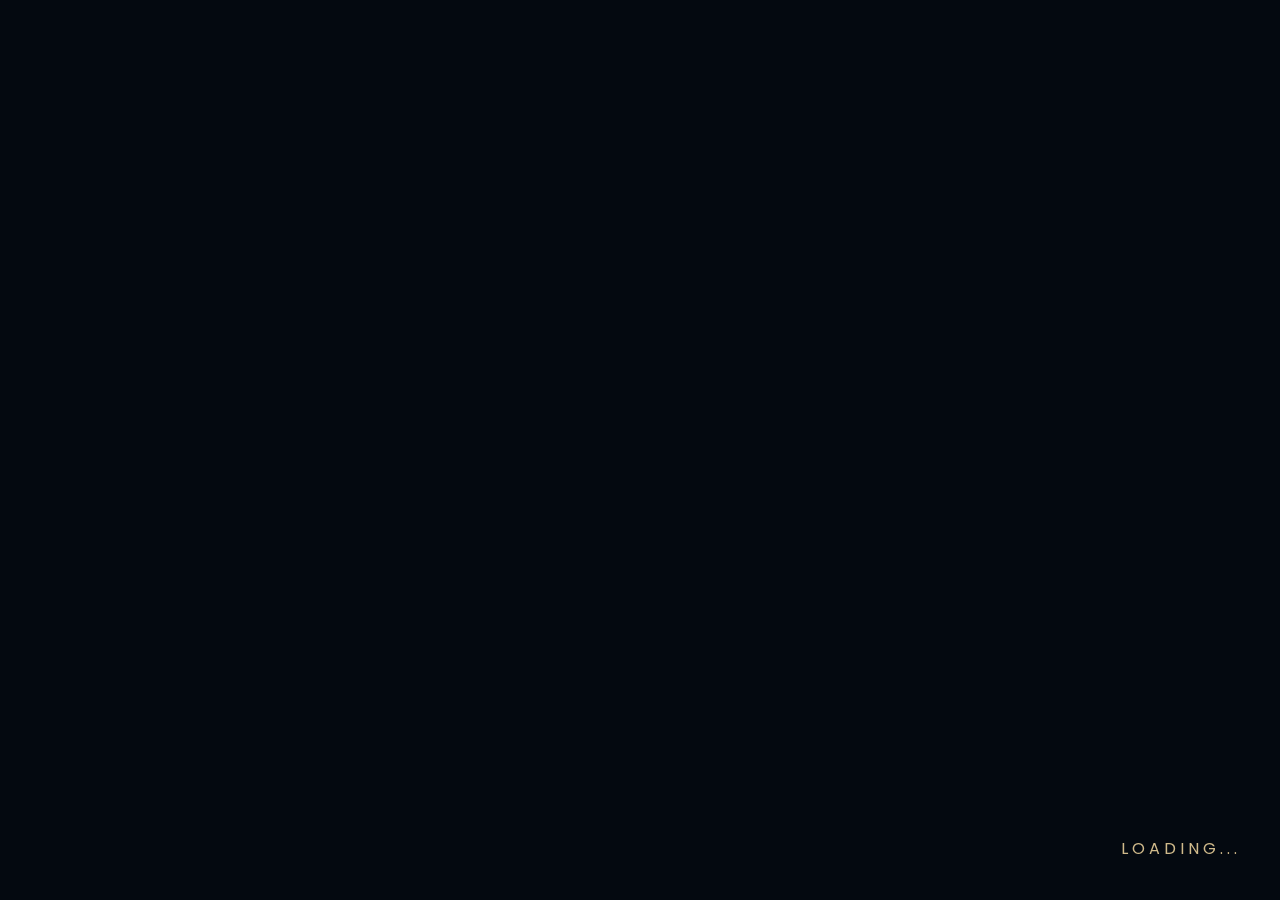
<file: solutions/base-apparel-main/index.html>
<!DOCTYPE html>
<html lang="en">

<head>
	<title>HomePage</title>
	<meta charset="UTF-8">
	<meta name="format-detection" content="telephone=no">
	<!-- <style>body{opacity: 0;}</style> -->
	<link rel="stylesheet" href="css/style.min.css?_v=20230504173349">
	<link rel="shortcut icon" href="favicon.ico">
	<!-- <meta name="robots" content="noindex, nofollow"> -->
	<meta name="viewport" content="width=device-width, initial-scale=1.0">
</head>

<body>
	<div class="wrapper">
		<header class="header">
			<div class="header__container">
				<a href="#" target="_blank" class="header__logo logo">
					<div class="logo__circle"></div>
					<div class="logo__text-wrapper">
						<div class="logo__text ml2">BASE</div>
						<div class="logo__text ml3">APPAREL</div>
					</div>
				</a>
			</div>
		</header>
		<main class="page">
			<div id="loading-screen" class="page__loading-screen">
				<canvas id="canvas"></canvas>
				<p><span>L</span>
					<span>o</span>
					<span>a</span>
					<span>d</span>
					<span>i</span>
					<span>n</span>
					<span>g</span>
					<span>.</span>
					<span>.</span>
					<span>.</span>
				</p>
			</div>
			<div data-preload class="page__carousel carousel">
				<div class="carousel__container">
					<div class="carousel__images">
						<div class="carousel__image-block">
							<div class="carousel__image-ibg"><picture><source srcset="img/watches/watch_1.webp" type="image/webp"><img src="img/watches/watch_1.webp" alt=""></picture></div>
							<div class="carousel__image-ibg"><picture><source srcset="img/watches/watch_2.webp" type="image/webp"><img src="img/watches/watch_2.webp" alt=""></picture></div>
							<div class="carousel__image-ibg"><picture><source srcset="img/watches/watch_3.webp" type="image/webp"><img src="img/watches/watch_3.webp" alt=""></picture></div>
							<div class="carousel__image-ibg"><picture><source srcset="img/watches/watch_4.webp" type="image/webp"><img src="img/watches/watch_4.webp" alt=""></picture></div>
							<div class="carousel__image-ibg"><picture><source srcset="img/watches/watch_5.webp" type="image/webp"><img src="img/watches/watch_5.webp" alt=""></picture></div>
							<div class="carousel__image-ibg"><picture><source srcset="img/watches/watch_6.webp" type="image/webp"><img src="img/watches/watch_6.webp" alt=""></picture></div>
							<div class="carousel__image-ibg"><picture><source srcset="img/watches/watch_7.webp" type="image/webp"><img src="img/watches/watch_7.webp" alt=""></picture></div>
							<div class="carousel__image-ibg"><picture><source srcset="img/watches/watch_8.webp" type="image/webp"><img src="img/watches/watch_8.webp" alt=""></picture></div>
							<div class="carousel__image-ibg"><picture><source srcset="img/watches/watch_9.webp" type="image/webp"><img src="img/watches/watch_9.webp" alt=""></picture></div>
							<div class="carousel__image-ibg"><picture><source srcset="img/watches/watch_10.webp" type="image/webp"><img src="img/watches/watch_10.webp" alt=""></picture> </div>
							<div class="carousel__image-ibg"><picture><source srcset="img/watches/watch_11.webp" type="image/webp"><img src="img/watches/watch_11.webp" alt=""></picture></div>
							<div class="carousel__image-ibg"><picture><source srcset="img/watches/watch_12.webp" type="image/webp"><img src="img/watches/watch_12.webp" alt=""></picture></div>
						</div>
						<div class="carousel__image-block">
							<div class="carousel__image-ibg"><picture><source srcset="img/necklesses/neckless_1.webp" type="image/webp"><img src="img/necklesses/neckless_1.webp" alt=""></picture></div>
							<div class="carousel__image-ibg"><picture><source srcset="img/necklesses/neckless_2.webp" type="image/webp"><img src="img/necklesses/neckless_2.webp" alt=""></picture></div>
							<div class="carousel__image-ibg"><picture><source srcset="img/necklesses/neckless_3.webp" type="image/webp"><img src="img/necklesses/neckless_3.webp" alt=""></picture></div>
							<div class="carousel__image-ibg"><picture><source srcset="img/necklesses/neckless_4.webp" type="image/webp"><img src="img/necklesses/neckless_4.webp" alt=""></picture></div>
							<div class="carousel__image-ibg"><picture><source srcset="img/necklesses/neckless_5.webp" type="image/webp"><img src="img/necklesses/neckless_5.webp" alt=""></picture></div>
							<div class="carousel__image-ibg"><picture><source srcset="img/necklesses/neckless_6.webp" type="image/webp"><img src="img/necklesses/neckless_6.webp" alt=""></picture></div>
							<div class="carousel__image-ibg"><picture><source srcset="img/necklesses/neckless_7.webp" type="image/webp"><img src="img/necklesses/neckless_7.webp" alt=""></picture></div>
							<div class="carousel__image-ibg"><picture><source srcset="img/necklesses/neckless_8.webp" type="image/webp"><img src="img/necklesses/neckless_8.webp" alt=""></picture></div>
							<div class="carousel__image-ibg"><picture><source srcset="img/necklesses/neckless_9.webp" type="image/webp"><img src="img/necklesses/neckless_9.webp" alt=""></picture></div>
							<div class="carousel__image-ibg"><picture><source srcset="img/necklesses/neckless_10.webp" type="image/webp"><img src="img/necklesses/neckless_10.webp" alt=""></picture></div>
							<div class="carousel__image-ibg"><picture><source srcset="img/necklesses/neckless_11.webp" type="image/webp"><img src="img/necklesses/neckless_11.webp" alt=""></picture></div>
							<div class="carousel__image-ibg"><picture><source srcset="img/necklesses/neckless_12.webp" type="image/webp"><img src="img/necklesses/neckless_12.webp" alt=""></picture></div>
						</div>
						<div class="carousel__image-block">
							<div class="carousel__image-ibg"><picture><source srcset="img/bracelets/bracelet_1.webp" type="image/webp"><img src="img/bracelets/bracelet_1.webp" alt=""></picture></div>
							<div class="carousel__image-ibg"><picture><source srcset="img/bracelets/bracelet_2.webp" type="image/webp"><img src="img/bracelets/bracelet_2.webp" alt=""></picture></div>
							<div class="carousel__image-ibg"><picture><source srcset="img/bracelets/bracelet_3.webp" type="image/webp"><img src="img/bracelets/bracelet_3.webp" alt=""></picture></div>
							<div class="carousel__image-ibg"><picture><source srcset="img/bracelets/bracelet_4.webp" type="image/webp"><img src="img/bracelets/bracelet_4.webp" alt=""></picture></div>
							<div class="carousel__image-ibg"><picture><source srcset="img/bracelets/bracelet_5.webp" type="image/webp"><img src="img/bracelets/bracelet_5.webp" alt=""></picture></div>
							<div class="carousel__image-ibg"><picture><source srcset="img/bracelets/bracelet_6.webp" type="image/webp"><img src="img/bracelets/bracelet_6.webp" alt=""></picture></div>
							<div class="carousel__image-ibg"><picture><source srcset="img/bracelets/bracelet_7.webp" type="image/webp"><img src="img/bracelets/bracelet_7.webp" alt=""></picture></div>
							<div class="carousel__image-ibg"><picture><source srcset="img/bracelets/bracelet_8.webp" type="image/webp"><img src="img/bracelets/bracelet_8.webp" alt=""></picture></div>
							<div class="carousel__image-ibg"><picture><source srcset="img/bracelets/bracelet_9.webp" type="image/webp"><img src="img/bracelets/bracelet_9.webp" alt=""></picture></div>
							<div class="carousel__image-ibg"><picture><source srcset="img/bracelets/bracelet_10.webp" type="image/webp"><img src="img/bracelets/bracelet_10.webp" alt=""></picture></div>
							<div class="carousel__image-ibg"><picture><source srcset="img/bracelets/bracelet_11.webp" type="image/webp"><img src="img/bracelets/bracelet_11.webp" alt=""></picture></div>
							<div class="carousel__image-ibg"><picture><source srcset="img/bracelets/bracelet_12.webp" type="image/webp"><img src="img/bracelets/bracelet_12.webp" alt=""></picture></div>
						</div>
						<div class="carousel__image-block">
							<div class="carousel__image-ibg"><picture><source srcset="img/brooches/brooch_1.webp" type="image/webp"><img src="img/brooches/brooch_1.webp" alt=""></picture></div>
							<div class="carousel__image-ibg"><picture><source srcset="img/brooches/brooch_2.webp" type="image/webp"><img src="img/brooches/brooch_2.webp" alt=""></picture></div>
							<div class="carousel__image-ibg"><picture><source srcset="img/brooches/brooch_3.webp" type="image/webp"><img src="img/brooches/brooch_3.webp" alt=""></picture></div>
							<div class="carousel__image-ibg"><picture><source srcset="img/brooches/brooch_4.webp" type="image/webp"><img src="img/brooches/brooch_4.webp" alt=""></picture></div>
							<div class="carousel__image-ibg"><picture><source srcset="img/brooches/brooch_5.webp" type="image/webp"><img src="img/brooches/brooch_5.webp" alt=""></picture></div>
							<div class="carousel__image-ibg"><picture><source srcset="img/brooches/brooch_6.webp" type="image/webp"><img src="img/brooches/brooch_6.webp" alt=""></picture></div>
							<div class="carousel__image-ibg"><picture><source srcset="img/brooches/brooch_7.webp" type="image/webp"><img src="img/brooches/brooch_7.webp" alt=""></picture></div>
							<div class="carousel__image-ibg"><picture><source srcset="img/brooches/brooch_8.webp" type="image/webp"><img src="img/brooches/brooch_8.webp" alt=""></picture></div>
							<div class="carousel__image-ibg"><picture><source srcset="img/brooches/brooch_9.webp" type="image/webp"><img src="img/brooches/brooch_9.webp" alt=""></picture></div>
							<div class="carousel__image-ibg"><picture><source srcset="img/brooches/brooch_10.webp" type="image/webp"><img src="img/brooches/brooch_10.webp" alt=""></picture></div>
							<div class="carousel__image-ibg"><picture><source srcset="img/brooches/brooch_11.webp" type="image/webp"><img src="img/brooches/brooch_11.webp" alt=""></picture></div>
							<div class="carousel__image-ibg"><picture><source srcset="img/brooches/brooch_12.webp" type="image/webp"><img src="img/brooches/brooch_12.webp" alt=""></picture></div>
						</div>
						<div class="carousel__image-block">
							<div class="carousel__image-ibg"><picture><source srcset="img/earrings/earring_1.webp" type="image/webp"><img src="img/earrings/earring_1.webp" alt=""></picture></div>
							<div class="carousel__image-ibg"><picture><source srcset="img/earrings/earring_2.webp" type="image/webp"><img src="img/earrings/earring_2.webp" alt=""></picture></div>
							<div class="carousel__image-ibg"><picture><source srcset="img/earrings/earring_3.webp" type="image/webp"><img src="img/earrings/earring_3.webp" alt=""></picture></div>
							<div class="carousel__image-ibg"><picture><source srcset="img/earrings/earring_4.webp" type="image/webp"><img src="img/earrings/earring_4.webp" alt=""></picture></div>
							<div class="carousel__image-ibg"><picture><source srcset="img/earrings/earring_5.webp" type="image/webp"><img src="img/earrings/earring_5.webp" alt=""></picture></div>
							<div class="carousel__image-ibg"><picture><source srcset="img/earrings/earring_6.webp" type="image/webp"><img src="img/earrings/earring_6.webp" alt=""></picture></div>
							<div class="carousel__image-ibg"><picture><source srcset="img/earrings/earring_7.webp" type="image/webp"><img src="img/earrings/earring_7.webp" alt=""></picture></div>
							<div class="carousel__image-ibg"><picture><source srcset="img/earrings/earring_8.webp" type="image/webp"><img src="img/earrings/earring_8.webp" alt=""></picture></div>
							<div class="carousel__image-ibg"><picture><source srcset="img/earrings/earring_9.webp" type="image/webp"><img src="img/earrings/earring_9.webp" alt=""></picture></div>
							<div class="carousel__image-ibg"><picture><source srcset="img/earrings/earring_10.webp" type="image/webp"><img src="img/earrings/earring_10.webp" alt=""></picture></div>
							<div class="carousel__image-ibg"><picture><source srcset="img/earrings/earring_11.webp" type="image/webp"><img src="img/earrings/earring_11.webp" alt=""></picture></div>
							<div class="carousel__image-ibg"><picture><source srcset="img/earrings/earring_12.webp" type="image/webp"><img src="img/earrings/earring_12.webp" alt=""></picture></div>
						</div>
						<div class="carousel__image-block">
							<div class="carousel__image-ibg"><picture><source srcset="img/necklines/neckline_1.webp" type="image/webp"><img src="img/necklines/neckline_1.webp" alt=""></picture></div>
							<div class="carousel__image-ibg"><picture><source srcset="img/necklines/neckline_2.webp" type="image/webp"><img src="img/necklines/neckline_2.webp" alt=""></picture></div>
							<div class="carousel__image-ibg"><picture><source srcset="img/necklines/neckline_3.webp" type="image/webp"><img src="img/necklines/neckline_3.webp" alt=""></picture></div>
							<div class="carousel__image-ibg"><picture><source srcset="img/necklines/neckline_4.webp" type="image/webp"><img src="img/necklines/neckline_4.webp" alt=""></picture></div>
							<div class="carousel__image-ibg"><picture><source srcset="img/necklines/neckline_5.webp" type="image/webp"><img src="img/necklines/neckline_5.webp" alt=""></picture></div>
							<div class="carousel__image-ibg"><picture><source srcset="img/necklines/neckline_6.webp" type="image/webp"><img src="img/necklines/neckline_6.webp" alt=""></picture></div>
							<div class="carousel__image-ibg"><picture><source srcset="img/necklines/neckline_7.webp" type="image/webp"><img src="img/necklines/neckline_7.webp" alt=""></picture></div>
							<div class="carousel__image-ibg"><picture><source srcset="img/necklines/neckline_8.webp" type="image/webp"><img src="img/necklines/neckline_8.webp" alt=""></picture></div>
							<div class="carousel__image-ibg"><picture><source srcset="img/necklines/neckline_9.webp" type="image/webp"><img src="img/necklines/neckline_9.webp" alt=""></picture></div>
							<div class="carousel__image-ibg"><picture><source srcset="img/necklines/neckline_10.webp" type="image/webp"><img src="img/necklines/neckline_10.webp" alt=""></picture></div>
							<div class="carousel__image-ibg"><picture><source srcset="img/necklines/neckline_11.webp" type="image/webp"><img src="img/necklines/neckline_11.webp" alt=""></picture></div>
							<div class="carousel__image-ibg"><picture><source srcset="img/necklines/neckline_12.webp" type="image/webp"><img src="img/necklines/neckline_12.webp" alt=""></picture></div>
						</div>
						<div class="carousel__image-block">
							<div class="carousel__image-ibg"><picture><source srcset="img/piercings/piercing_1.webp" type="image/webp"><img src="img/piercings/piercing_1.webp" alt=""></picture></div>
							<div class="carousel__image-ibg"><picture><source srcset="img/piercings/piercing_2.webp" type="image/webp"><img src="img/piercings/piercing_2.webp" alt=""></picture></div>
							<div class="carousel__image-ibg"><picture><source srcset="img/piercings/piercing_3.webp" type="image/webp"><img src="img/piercings/piercing_3.webp" alt=""></picture></div>
							<div class="carousel__image-ibg"><picture><source srcset="img/piercings/piercing_4.webp" type="image/webp"><img src="img/piercings/piercing_4.webp" alt=""></picture></div>
							<div class="carousel__image-ibg"><picture><source srcset="img/piercings/piercing_5.webp" type="image/webp"><img src="img/piercings/piercing_5.webp" alt=""></picture></div>
							<div class="carousel__image-ibg"><picture><source srcset="img/piercings/piercing_6.webp" type="image/webp"><img src="img/piercings/piercing_6.webp" alt=""></picture></div>
							<div class="carousel__image-ibg"><picture><source srcset="img/piercings/piercing_7.webp" type="image/webp"><img src="img/piercings/piercing_7.webp" alt=""></picture></div>
							<div class="carousel__image-ibg"><picture><source srcset="img/piercings/piercing_8.webp" type="image/webp"><img src="img/piercings/piercing_8.webp" alt=""></picture></div>
							<div class="carousel__image-ibg"><picture><source srcset="img/piercings/piercing_9.webp" type="image/webp"><img src="img/piercings/piercing_9.webp" alt=""></picture></div>
							<div class="carousel__image-ibg"><picture><source srcset="img/piercings/piercing_10.webp" type="image/webp"><img src="img/piercings/piercing_10.webp" alt=""></picture></div>
							<div class="carousel__image-ibg"><picture><source srcset="img/piercings/piercing_11.webp" type="image/webp"><img src="img/piercings/piercing_11.webp" alt=""></picture></div>
							<div class="carousel__image-ibg"><picture><source srcset="img/piercings/piercing_12.webp" type="image/webp"><img src="img/piercings/piercing_12.webp" alt=""></picture></div>
						</div>
						<div class="carousel__image-block">
							<div class="carousel__image-ibg"><picture><source srcset="img/rings/ring_1.webp" type="image/webp"><img src="img/rings/ring_1.webp" alt=""></picture></div>
							<div class="carousel__image-ibg"><picture><source srcset="img/rings/ring_2.webp" type="image/webp"><img src="img/rings/ring_2.webp" alt=""></picture></div>
							<div class="carousel__image-ibg"><picture><source srcset="img/rings/ring_3.webp" type="image/webp"><img src="img/rings/ring_3.webp" alt=""></picture></div>
							<div class="carousel__image-ibg"><picture><source srcset="img/rings/ring_4.webp" type="image/webp"><img src="img/rings/ring_4.webp" alt=""></picture></div>
							<div class="carousel__image-ibg"><picture><source srcset="img/rings/ring_5.webp" type="image/webp"><img src="img/rings/ring_5.webp" alt=""></picture></div>
							<div class="carousel__image-ibg"><picture><source srcset="img/rings/ring_6.webp" type="image/webp"><img src="img/rings/ring_6.webp" alt=""></picture></div>
							<div class="carousel__image-ibg"><picture><source srcset="img/rings/ring_7.webp" type="image/webp"><img src="img/rings/ring_7.webp" alt=""></picture></div>
							<div class="carousel__image-ibg"><picture><source srcset="img/rings/ring_8.webp" type="image/webp"><img src="img/rings/ring_8.webp" alt=""></picture></div>
							<div class="carousel__image-ibg"><picture><source srcset="img/rings/ring_9.webp" type="image/webp"><img src="img/rings/ring_9.webp" alt=""></picture></div>
							<div class="carousel__image-ibg"><picture><source srcset="img/rings/ring_10.webp" type="image/webp"><img src="img/rings/ring_10.webp" alt=""></picture></div>
							<div class="carousel__image-ibg"><picture><source srcset="img/rings/ring_11.webp" type="image/webp"><img src="img/rings/ring_11.webp" alt=""></picture></div>
							<div class="carousel__image-ibg"><picture><source srcset="img/rings/ring_12.webp" type="image/webp"><img src="img/rings/ring_12.webp" alt=""></picture></div>
						</div>
					</div>
				</div>
			</div>
			<div class="page__circle circle"></div>
			<section class="page__main-block main-block">
				<div data-prlx-mouse data-prlx-cx="1000" data-prlx-cy="1000" class="background-ibg"><picture><source srcset="img/main-block/backgound.webp" type="image/webp"><img src="img/main-block/backgound.webp" alt=""></picture></div>
				<div class="main-block__container">
					<div class="main-block__body">
						<div data-prlx data-coefficient="100" data-direction="1" class="main-block__women">
							<div data-prlx-mouse data-prlx-cx="700" data-prlx-cy="1000" class="main-block__women-ibg"><picture><source srcset="img/main-block/women.webp" type="image/webp"><img src="img/main-block/women.webp" alt=""></picture></div>
						</div>
						<div class="main-block__contact-block contact-block">
							<h1 class="contact-block__title">
								<svg class="contact-block__title-svg title-svg">
									<text x="15" y="calc((95/16)*1rem)">
										<tspan class="title-svg__textto textto">W</tspan>
										<tspan class="title-svg__textto textto">E</tspan>
										<tspan class="title-svg__textto textto">'</tspan>
										<tspan class="title-svg__textto textto">R</tspan>
										<tspan class="title-svg__textto textto">E</tspan>
									</text>
								</svg>
								<span>coming soon</span>
							</h1>
							<div class="contact-block__text"> <span>Hello fellow shoppers! We're currently building our new
								</span>
								<span>fashion store.
									Add your email below to stay up-to-date with </span>
								<span>announcements and our launch deals.</span>
							</div>
							<div class="contact-block__confirmation confirmation" style="display: none;">
								<div class="confirmation__title">Thank you for subscribing!</div>
							</div>
							<form class="contact-block__form form" action="files/sendmail/sendmail.php" method="POST">
								<input type="text" name="form[email]" data-error="Invalid email" placeholder="E-mail Adress" class="form__input" data-required>
								<button type="submit" class="form__button"><svg xmlns="http://www.w3.org/2000/svg" width="12" height="20">
										<path fill="none" stroke="currentColor" stroke-width="2" d="M1 1l8.836 8.836L1 18.671" />
									</svg></button>
							</form>
						</div>
					</div>
				</div>
			</section>
		</main>
		<footer class="footer">
			<div class="footer__container">
			</div>
		</footer>
	</div>
	<script src="js/app.min.js?_v=20230504173349"></script>
</body>

</html>
</file>
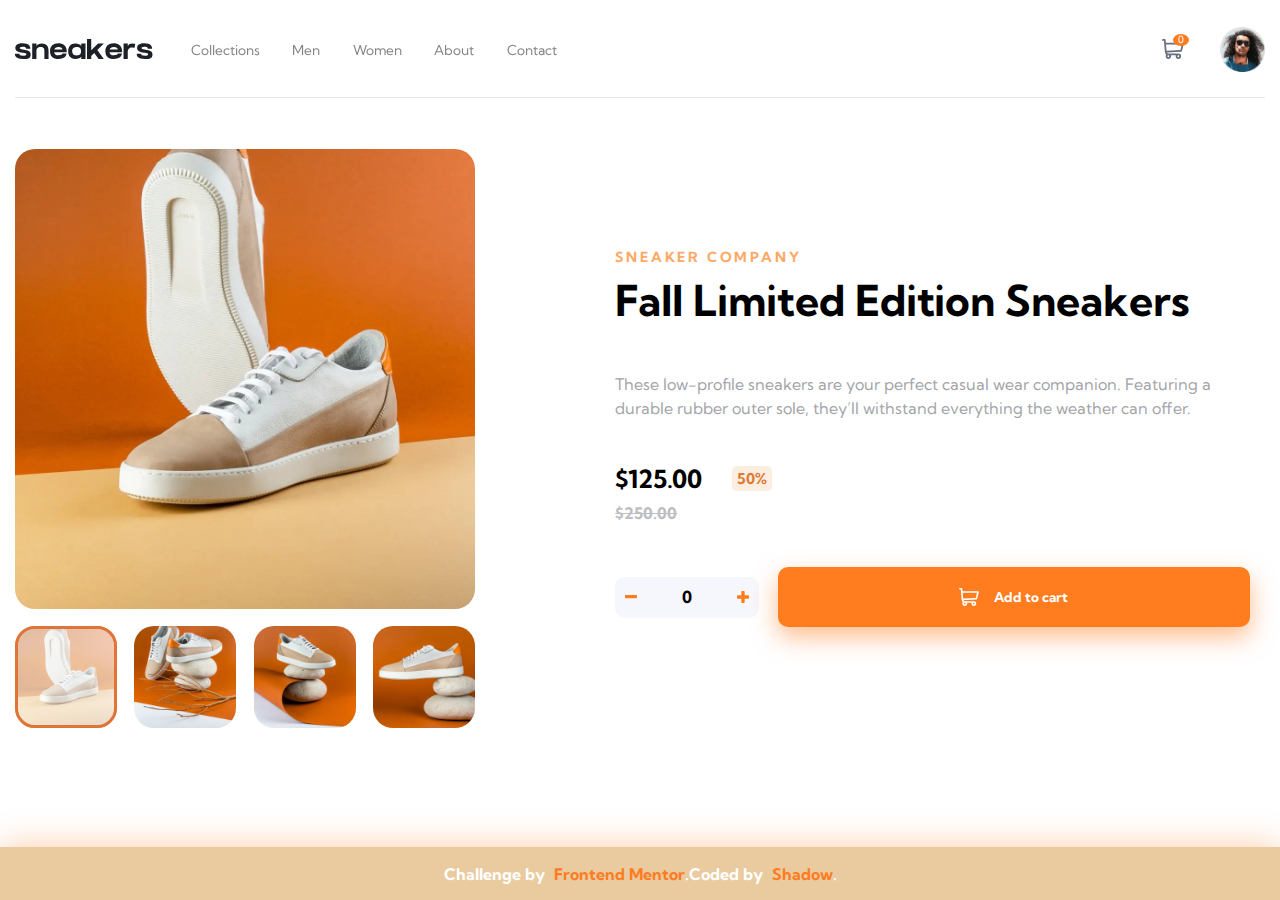
<file: solutions/ecommerce-product-page-main/index.html>
<!DOCTYPE html>
<html lang="en">

<head>
	<title>HomePage</title>
	<meta charset="UTF-8">
	<meta name="format-detection" content="telephone=no">
	<!-- <style>body{opacity: 0;}</style> -->
	<link rel="stylesheet" href="css/style.min.css?_v=20230416131407">
	<link rel="shortcut icon" href="favicon.ico">
	<!-- <meta name="robots" content="noindex, nofollow"> -->
	<meta name="viewport" content="width=device-width, initial-scale=1.0">
</head>

<body>
	<div class="wrapper">
		<header class="header">
			<div class="header__container">
				<div class="header__body">
					<div class="header__left">
						<button type="button" class="icon-menu"><span></span></button>
						<a href="" class="header__logo"><img src="img/logo.svg" alt="logo"></a>
						<div class="header__menu menu">
							<nav class="menu__body">
								<ul class="menu__list">
									<li class="menu__item"><a href="#" class="menu__link">Collections</a></li>
									<li class="menu__item"><a href="#" class="menu__link">Men</a></li>
									<li class="menu__item"><a href="#" class="menu__link">Women</a></li>
									<li class="menu__item"><a href="#" class="menu__link">About</a></li>
									<li class="menu__item"><a href="#" class="menu__link">Contact</a></li>
								</ul>
							</nav>
						</div>
					</div>
					<div class="header__right">
						<div class="header__cart cart">
							<div class="cart__img">
								<span class="cart__amount">0</span>
								<img src="img/icon-cart.svg" alt="">
							</div>
							<div class="cart__box">
								<div class="cart__container">
									<div class="cart__content">
										<div class="cart__title">Cart</div>
										<div class="cart__text">Your cart is empty.</div>
										<div class="cart__item item-cart">
											<div class="item-cart__img"><picture><source srcset="img/image-product-1-thumbnail.webp" type="image/webp"><img src="img/image-product-1-thumbnail.jpg" alt=""></picture></div>
											<div class="item-cart__info">
												<div class="item-cart__title">Fall Limited Edition Sneakers</div>
												<div class="item-cart__price">
													$125 x <div class="item-cart__amount">0</div> = <span class="item-cart__total-price">$0</span>
												</div>
											</div>
											<div class="item-cart__bin">
												<img src="img/icon-delete.svg" alt="">
											</div>
											<button type="submit" class="item-cart__button button">Checkout</button>
										</div>
									</div>
								</div>
							</div>
						</div>
						<a href="#" class="header__user">
							<picture><source srcset="img/image-avatar.webp" type="image/webp"><img src="img/image-avatar.png" alt=""></picture>
						</a>
					</div>
				</div>
			</div>
		</header>


		<!--<p>$125 x 0 =</p><span class="item-cart__total-price">$0</span>-->
		<main class="page">
			<section class="page__main-block main-block">
				<div class="main-block__container">
					<div class="main-block__body">
						<div data-gallery class="main-block__box main-block__box-ibg main-block__box_big"><picture><source srcset="img/image-product-1.webp" type="image/webp"><img src="img/image-product-1.jpg" alt=""></picture></div>
						<div class="main-block__box main-block__box-ibg"><picture><source srcset="img/image-product-1.webp" type="image/webp"><img class="selected-img" src="img/image-product-1.jpg" alt=""></picture></div>
						<div class="main-block__box main-block__box-ibg"><picture><source srcset="img/image-product-2.webp" type="image/webp"><img src="img/image-product-2.jpg" alt=""></picture></div>
						<div class="main-block__box main-block__box-ibg"><picture><source srcset="img/image-product-3.webp" type="image/webp"><img src="img/image-product-3.jpg" alt=""></picture></div>
						<div class="main-block__box main-block__box-ibg"><picture><source srcset="img/image-product-4.webp" type="image/webp"><img src="img/image-product-4.jpg" alt=""></picture></div>
					</div>
					<div class="main-block__slider slider-main-block">
						<div class="slider-main-block__container">
							<div class="slider-main-block__body">
								<div class="slider-main-block__slider swiper">
									<div class="closebtn"><img src="img/icon-close.svg" alt=""></div>
									<div class="slider-main-block__wrapper swiper-wrapper">
										<div class="swiper-slide slider-main-block__slide slider-main-block__slide-ibg"><picture><source srcset="img/image-product-1.webp" type="image/webp"><img src="img/image-product-1.jpg" alt=""></picture>
										</div>
										<div class="swiper-slide slider-main-block__slide slider-main-block__slide-ibg"><picture><source srcset="img/image-product-2.webp" type="image/webp"><img src="img/image-product-2.jpg" alt=""></picture>
										</div>
										<div class="swiper-slide slider-main-block__slide slider-main-block__slide-ibg"><picture><source srcset="img/image-product-3.webp" type="image/webp"><img src="img/image-product-3.jpg" alt=""></picture>
										</div>
										<div class="swiper-slide slider-main-block__slide slider-main-block__slide-ibg"><picture><source srcset="img/image-product-4.webp" type="image/webp"><img src="img/image-product-4.jpg" alt=""></picture>
										</div>
									</div>
								</div>
								<div class="slider-main-block__thumbs thumbs">
									<div class="thumbs__img-ibg"><picture><source srcset="img/image-product-1.webp" type="image/webp"><img class="selected-img" src="img/image-product-1.jpg" alt=""></picture>
									</div>
									<div class="thumbs__img-ibg"><picture><source srcset="img/image-product-2.webp" type="image/webp"><img src="img/image-product-2.jpg" alt=""></picture></div>
									<div class="thumbs__img-ibg"><picture><source srcset="img/image-product-3.webp" type="image/webp"><img src="img/image-product-3.jpg" alt=""></picture></div>
									<div class="thumbs__img-ibg"><picture><source srcset="img/image-product-4.webp" type="image/webp"><img src="img/image-product-4.jpg" alt=""></picture></div>
								</div>
								<!-- Navigation buttons -->
								<div class="slider-main-block-button slider-main-block-button-prev"></div>
								<div class="slider-main-block-button slider-main-block-button-next"></div>
							</div>
						</div>
					</div>
					<div class="main-block__info info">
						<div class="info__container">
							<div class="info__sub-title">Sneaker Company</div>
							<div class="info__title">Fall Limited Edition Sneakers</div>
							<div class="info__text">These low-profile sneakers are your perfect casual wear companion.
								Featuring a
								durable rubber outer sole, they’ll withstand everything the weather can offer.</div>
							<div class="info__price price">
								<div class="price__new">
									$125.00
								</div>
								<div class="price__sale">50%</div>
								<div class="price__old">$250.00</div>
							</div>
							<div class="info__actions actions">
								<div class="actions__amount amount">
									<button type="submit" class="amount__minus"><img src="img/icon-minus.svg" alt=""></button>
									<span class="amount-span">0</span>
									<button type="submit" class="amount__plus"><img src="img/icon-plus.svg" alt=""></button>
								</div>
								<button type="submit" class="actions__button button">
									<svg>
										<use xlink:href="img/icons/icons.svg#svg-cart"></use>
									</svg>
									Add to cart
								</button>
							</div>
						</div>
					</div>
			</section>
		</main>
		<footer class="footer">
			<div class="footer__attribution attribution">
				<p>Challenge by <a href="https://www.frontendmentor.io?ref=challenge" target="_blank">Frontend Mentor</a>.</p>
				<p>Coded by <a href="https://www.frontendmentor.io/profile/Shadow-IO-oI">Shadow</a>.</p>
			</div>
		</footer>
	</div>
	<script src="js/app.min.js?_v=20230416131407"></script>
</body>

</html>
</file>
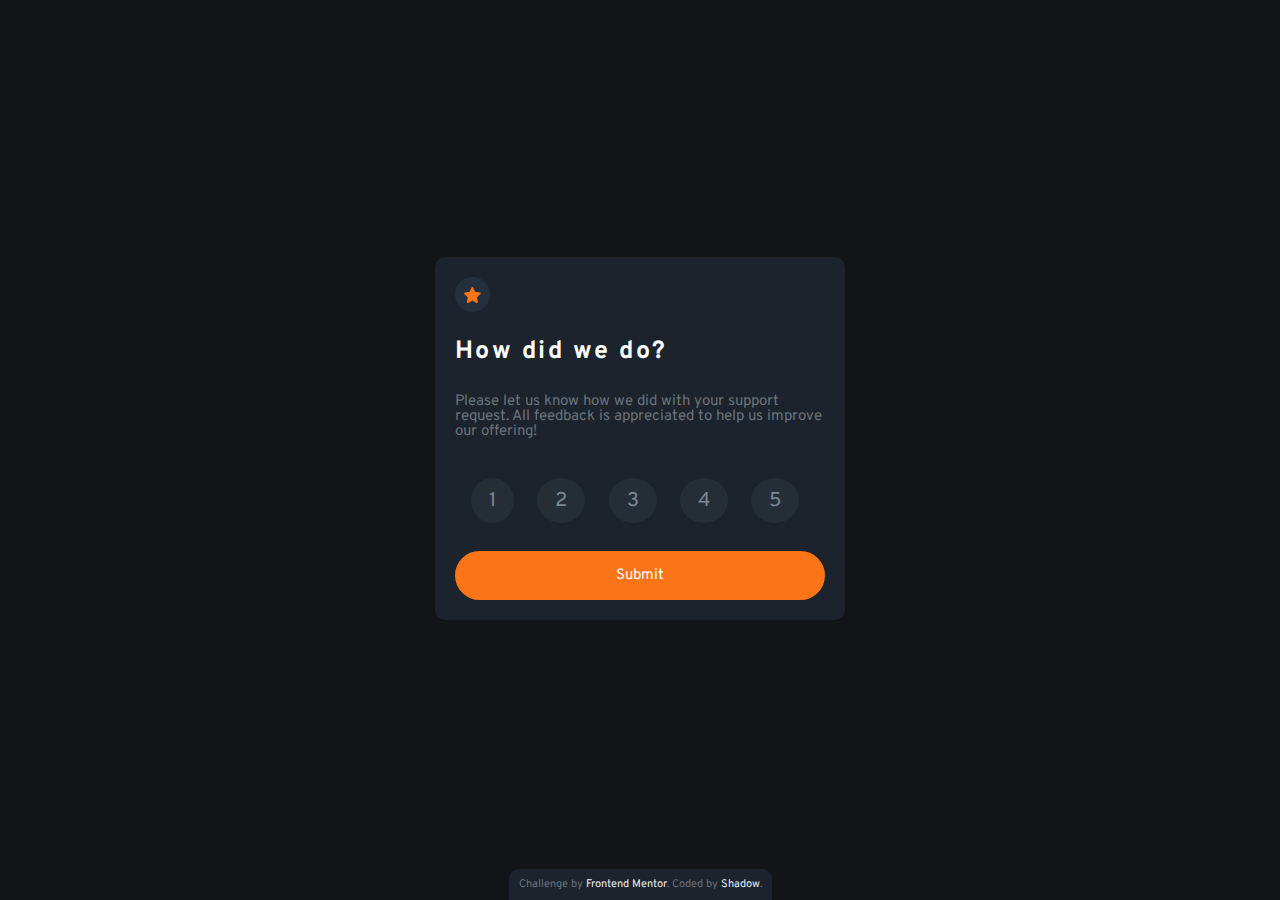
<file: solutions/interactive-rating-component-main/index.html>
<!DOCTYPE html>
<html lang="en">

<head>
	<title>HomePage</title>
	<meta charset="UTF-8">
	<meta name="format-detection" content="telephone=no">
	<!-- <style>body{opacity: 0;}</style> -->
	<link rel="stylesheet" href="css/style.min.css?_v=20230413144514">
	<link rel="shortcut icon" href="favicon.ico">
	<!-- <meta name="robots" content="noindex, nofollow"> -->
	<meta name="viewport" content="width=device-width, initial-scale=1.0">
</head>

<body>
	<div class="wrapper">
		<header class="header">
			<div class="header__container">
			</div>
		</header>
		<main class="page">
			<section class="page__main-block main-block">
				<div class="main-block__container">
					<div class="main-block__body">
						<div class="main-block__feedback feedback">
							<a href="" class="feedback__icon"><img src="img/icon-star.svg" alt=""></a>
							<div class="feedback__title title">How did we do?</div>
							<div class="feedback__text text">Please let us know how we did with your support request. All
								feedback is appreciated to help us improve our offering!</div>
							<div class="feedback__rating rating rating_set">
								<div class="rating__body">
									<div class="rating__active"></div>
									<div class="rating__items">
										<label>
											<input type="radio" class="rating__item" value="1" name="rating">
											<span>1</span>
										</label>
										<label>
											<input type="radio" class="rating__item" value="2" name="rating">
											<span>2</span>
										</label>
										<label>
											<input type="radio" class="rating__item" value="3" name="rating">
											<span>3</span>
										</label>
										<label>
											<input type="radio" class="rating__item" value="4" name="rating">
											<span>4</span>
										</label>
										<label>
											<input type="radio" class="rating__item" value="5" name="rating">
											<span>5</span>
										</label>
									</div>
								</div>
								<div class="rating__value">0</div>
							</div>
							<button type="submit" class="feedback__button">Submit</button>
						</div>
						<div class="main-block__result result">
							<div class="result__icon"><img src="img/illustration-thank-you.svg" alt=""></div>
							<div class="result__selected">
								You selected <span class="rating-value"></span> out of 5
							</div>
							<div class="result__title title">Thank you!</div>
							<div class="result__text text">We appreciate you taking the time to give a rating. If you ever need
								more support,
								don’t hesitate to get in touch!</div>
						</div>
					</div>
				</div>
			</section>
		</main>
		<footer class="footer">
			<div class="footer__container">
				<div class="footer__attribution attribution">
					Challenge by <a href="https://www.frontendmentor.io?ref=challenge" target="_blank">Frontend Mentor</a>.
					Coded by <a href="https://www.frontendmentor.io/profile/Shadow-IO-oI">Shadow</a>.
				</div>
			</div>
		</footer>
	</div>
	<script src="js/app.min.js?_v=20230413144514"></script>
</body>

</html>
</file>
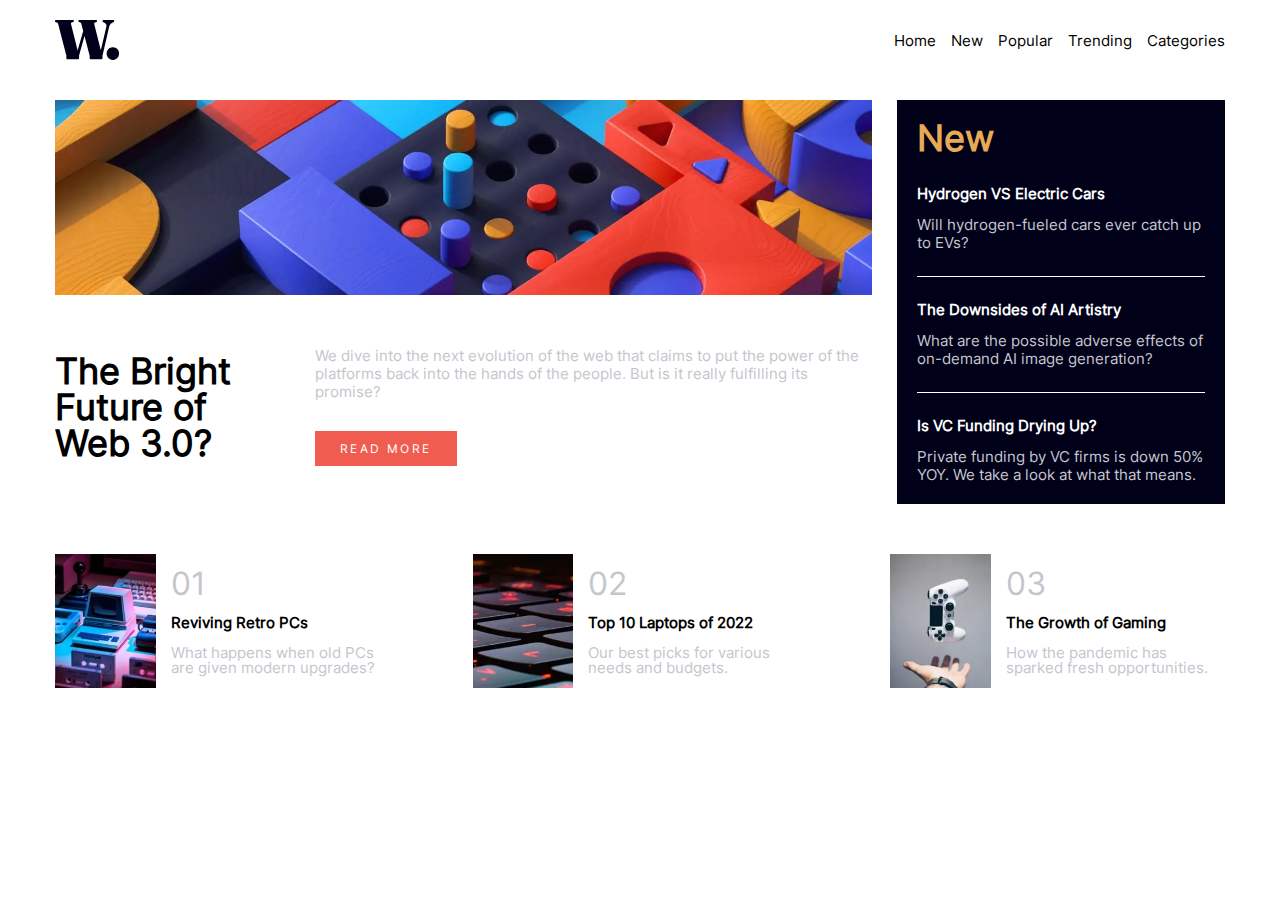
<file: solutions/News-homepage-main/index.html>
<!DOCTYPE html>
<html lang="en">

<head>
	<title>HomePage</title>
	<meta charset="UTF-8">
	<meta name="format-detection" content="telephone=no">
	<!-- <style>body{opacity: 0;}</style> -->
	<link rel="stylesheet" href="css/style.min.css?_v=20230408132802">
	<link rel="shortcut icon" href="favicon.ico">
	<!-- <meta name="robots" content="noindex, nofollow"> -->
	<meta name="viewport" content="width=device-width, initial-scale=1.0">
</head>

<body>
	<div class="wrapper">
		<header class="header">
			<div class="header__container">
				<a href="" class="header__logo"><img src="img/logo.svg" alt="logo"></a>
				<div class="header__menu menu">
					<button type="button" class="menu__icon icon-menu"><span></span></button>
					<nav class="menu__body">
						<ul class="menu__list">
							<li class="menu__item"><a href="" class="menu__link">Home</a></li>
							<li class="menu__item"><a href="" class="menu__link">New</a></li>
							<li class="menu__item"><a href="" class="menu__link">Popular</a></li>
							<li class="menu__item"><a href="" class="menu__link">Trending</a></li>
							<li class="menu__item"><a href="" class="menu__link">Categories</a></li>
						</ul>
					</nav>
				</div>
			</div>
		</header>
		<main class="page">
			<section class="page__main-block main-block">
				<div class="main-block__container">
					<div class="main-block__body">
						<div class="main-block__image-ibg"><picture><source srcset="img/image-web-3-desktop.webp" type="image/webp"><img src="img/image-web-3-desktop.jpg" alt=""></picture></div>
						<div class="main-block__news news">
							<h3 class="news__title title">New</h3>
							<div class="news__items">
								<div class="news__item item-news">
									<a href="" class="item-news__title sub-title">Hydrogen VS Electric Cars</a>
									<div class="item-news__text text">Will hydrogen-fueled cars ever catch up to EVs?</div>
								</div>
								<div class="news__item item-news">
									<a href="" class="item-news__title sub-title">The Downsides of AI Artistry</a>
									<div class="item-news__text text">What are the possible adverse effects of on-demand AI image
										generation?</div>
								</div>
								<div class="news__item item-news">
									<a href="" class="item-news__title sub-title">Is VC Funding Drying Up?</a>
									<div class="item-news__text text">Private funding by VC firms is down 50% YOY. We take a look
										at what that means.</div>
								</div>
							</div>
						</div>
						<div class="main-block__topic">
							<h1 class="main-block__title title">The Bright Future of Web 3.0?</h1>
							<div class="main-block__side">
								<div class="main-block__text text">We dive into the next evolution of the web that claims to put
									the power of the platforms back into the hands of the people. But is it really fulfilling its
									promise?</div>
								<button type="submit" class="main-block__button button">Read more</button>
							</div>
						</div>
					</div>
				</div>
			</section>
			<section class="page__top top">
				<div class="top__container">
					<div class="top__items">
						<div class="top__item item-top">
							<div class="item-top__image-ibg"><picture><source srcset="img/image-retro-pcs.webp" type="image/webp"><img src="img/image-retro-pcs.jpg" alt=""></picture></div>
							<div class="item-top__info">
								<div class="item-top__number">01</div>
								<a href="" class="item-top__title sub-title">Reviving Retro PCs</a>
								<div class="item-top__text text">What happens when old PCs are given modern upgrades?</div>
							</div>
						</div>
						<div class="top__item item-top">
							<div class="item-top__image-ibg"><picture><source srcset="img/image-top-laptops.webp" type="image/webp"><img src="img/image-top-laptops.jpg" alt=""></picture></div>
							<div class="item-top__info">
								<div class="item-top__number">02</div>
								<a href="" class="item-top__title sub-title">Top 10 Laptops of 2022</a>
								<div class="item-top__text text">Our best picks for various needs and budgets.</div>
							</div>
						</div>
						<div class="top__item item-top">
							<div class="item-top__image-ibg"><picture><source srcset="img/image-gaming-growth.webp" type="image/webp"><img src="img/image-gaming-growth.jpg" alt=""></picture></div>
							<div class="item-top__info">
								<div class="item-top__number">03</div>
								<a href="" class="item-top__title sub-title">The Growth of Gaming</a>
								<div class="item-top__text text">How the pandemic has sparked fresh opportunities.</div>
							</div>
						</div>
					</div>
				</div>
			</section>
		</main>
		<footer class="footer">
			<div class="footer__container">
			</div>
		</footer>
	</div>
	<script src="js/app.min.js?_v=20230408132802"></script>
</body>

</html>
</file>
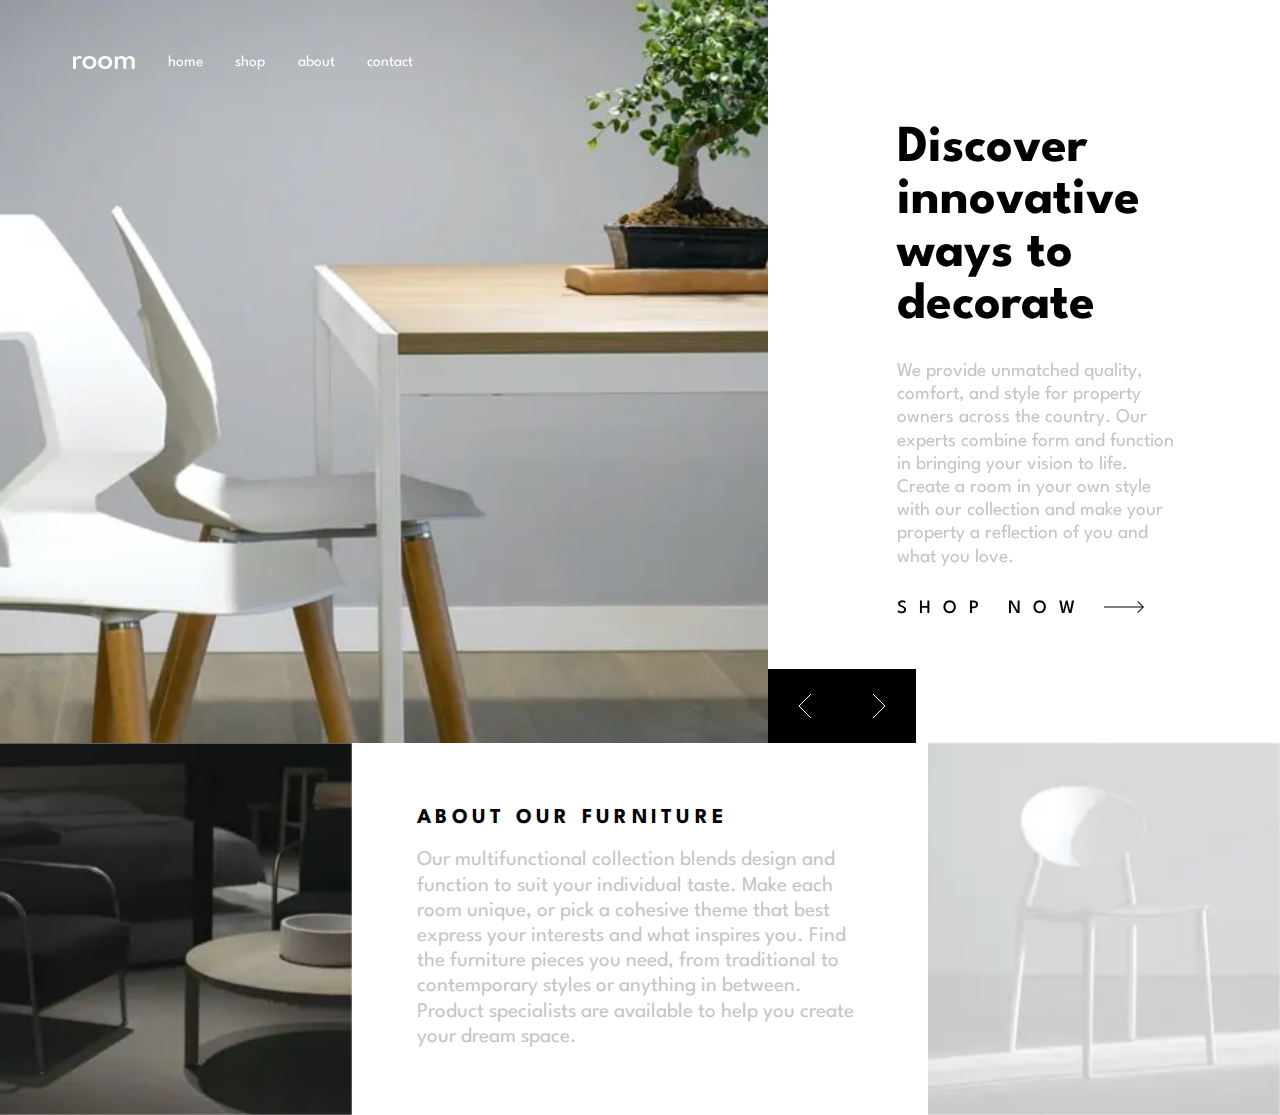
<file: solutions/room-homepage-main/index.html>
<!DOCTYPE html>
<html lang="en">

<head>
	<title>HomePage</title>
	<meta charset="UTF-8">
	<meta name="format-detection" content="telephone=no">
	<!-- <style>body{opacity: 0;}</style> -->
	<link rel="stylesheet" href="css/style.min.css?_v=20230425174128">
	<link rel="shortcut icon" href="favicon.ico">
	<!-- <meta name="robots" content="noindex, nofollow"> -->
	<meta name="viewport" content="width=device-width, initial-scale=1.0">
</head>

<body>
	<div class="wrapper">
		<header class="header">
			<div class="header__container">
				<div class="header__body">
					<button type="button" class="icon-menu"><span></span></button>
					<a href="" class="header__logo"><img src="img/logo.svg" alt="logo"></a>
					<div class="header__menu menu">
						<nav class="menu__body">
							<ul class="menu__list">
								<li class="menu__item"><a href="" class="menu__link">Home</a></li>
								<li class="menu__item"><a href="" class="menu__link">Shop</a></li>
								<li class="menu__item"><a href="" class="menu__link">About</a></li>
								<li class="menu__item"><a href="" class="menu__link">Contact</a></li>
							</ul>
						</nav>
					</div>
				</div>
			</div>
		</header>
		<main class="page">
			<section class="page__main main">
				<div class="main__slider swiper">
					<div class="main__wrapper swiper-wrapper">
						<div class="main__slide slide-main swiper-slide">
							<div class="slide-main__block slide-block">
								<div class="slide-block__actions">
									<button type="button" class="slide-block__swiper-button slide-block__swiper-button-prev"><img src="img/icon-angle-left.svg" alt=""></button>
									<button type="button" class="slide-block__swiper-button slide-block__swiper-button-next"><img src="img/icon-angle-right.svg" alt=""></button>
								</div>
								<div class="slide-block__image-ibg"><picture><source srcset="img/desktop-image-hero-1.webp" type="image/webp"><img src="img/desktop-image-hero-1.jpg" alt=""></picture></div>
							</div>
							<div class="slide-main__info">
								<div class="slide-main__title">Discover innovative ways to decorate</div>
								<div class="slide-main__text">We provide unmatched quality, comfort, and style for property
									owners across the country.
									Our experts combine form and function in bringing your vision to life. Create a room in your
									own style with our collection and make your property a reflection of you and what you love.
								</div>
								<a href="" class="slide-main__button">Shop now
									<svg class="slide-main__arrow" width="40" height="12" xmlns="http://www.w3.org/2000/svg">
										<path d="M34.05 0l5.481 5.527h.008v.008L40 6l-.461.465v.063l-.062-.001L34.049 12l-.662-.668 4.765-4.805H0v-1h38.206l-4.82-4.86L34.05 0z" fill-rule="nonzero" />
									</svg>
								</a>
							</div>
						</div>
						<div class="main__slide slide-main swiper-slide">
							<div class="slide-main__block slide-block">
								<div class="slide-block__actions">
									<button type="button" class="slide-block__swiper-button slide-block__swiper-button-prev"><img src="img/icon-angle-left.svg" alt=""></button>
									<button type="button" class="slide-block__swiper-button slide-block__swiper-button-next"><img src="img/icon-angle-right.svg" alt=""></button>
								</div>
								<div class="slide-block__image-ibg"><picture><source srcset="img/desktop-image-hero-2.webp" type="image/webp"><img src="img/desktop-image-hero-2.jpg" alt=""></picture></div>
							</div>
							<div class="slide-main__info">
								<div class="slide-main__title">We are available all across the globe</div>
								<div class="slide-main__text">With stores all over the world, it's easy for you to find
									furniture for your home or place of business.
									Locally, we’re in most major cities throughout the country. Find the branch nearest you using
									our
									store locator. Any questions? Don't hesitate to contact us today.
								</div>
								<a href="" class="slide-main__button">Shop now
									<svg class="slide-main__arrow" width="40" height="12" xmlns="http://www.w3.org/2000/svg">
										<path d="M34.05 0l5.481 5.527h.008v.008L40 6l-.461.465v.063l-.062-.001L34.049 12l-.662-.668 4.765-4.805H0v-1h38.206l-4.82-4.86L34.05 0z" fill-rule="nonzero" />
									</svg>
								</a>
							</div>
						</div>
						<div class="main__slide slide-main swiper-slide">
							<div class="slide-main__block slide-block">
								<div class="slide-block__actions">
									<button type="button" class="slide-block__swiper-button slide-block__swiper-button-prev"><img src="img/icon-angle-left.svg" alt=""></button>
									<button type="button" class="slide-block__swiper-button slide-block__swiper-button-next"><img src="img/icon-angle-right.svg" alt=""></button>
								</div>
								<div class="slide-block__image-ibg"><picture><source srcset="img/desktop-image-hero-3.webp" type="image/webp"><img src="img/desktop-image-hero-3.jpg" alt=""></picture></div>
							</div>
							<div class="slide-main__info">
								<div class="slide-main__title">Manufactured with the best materials</div>
								<div class="slide-main__text">Our modern furniture store provide a high level of quality. Our
									company has invested in advanced technology
									to ensure that every product is made as perfect and as consistent as possible. With three
									decades of
									experience in this industry, we understand what customers want for their home and office.
								</div>
								<a href="" class="slide-main__button">
									Shop now
									<svg class="slide-main__arrow" width="40" height="12" xmlns="http://www.w3.org/2000/svg">
										<path d="M34.05 0l5.481 5.527h.008v.008L40 6l-.461.465v.063l-.062-.001L34.049 12l-.662-.668 4.765-4.805H0v-1h38.206l-4.82-4.86L34.05 0z" fill-rule="nonzero" />
									</svg>
								</a>
							</div>
						</div>
					</div>
				</div>
			</section>
			<section class="page__about about">
				<a href="#" class="about__image-ibg">
					<picture><source srcset="img/image-about-dark.webp" type="image/webp"><img src="img/image-about-dark.jpg" alt=""></picture>
					<span><img src="img/icon-view.svg" alt=""></span>
				</a>
				<div class="about__info">
					<div class="about__title">About our furniture</div>
					<div class="about__text">Our multifunctional collection blends design and function to suit your
						individual taste.
						Make each room unique, or pick a cohesive theme that best express your interests and what
						inspires you. Find the furniture pieces you need, from traditional to contemporary styles
						or anything in between. Product specialists are available to help you create your dream space.
					</div>
				</div>
				<a href="#" class="about__image-ibg">
					<picture><source srcset="img/image-about-light.webp" type="image/webp"><img src="img/image-about-light.jpg" alt=""></picture>
					<span><img src="img/icon-view.svg" alt=""></span>
				</a>
			</section>
		</main>
		<footer class="footer">
			<div class="footer__container">
			</div>
		</footer>
	</div>
	<script src="js/app.min.js?_v=20230425174128"></script>
</body>

</html>
</file>
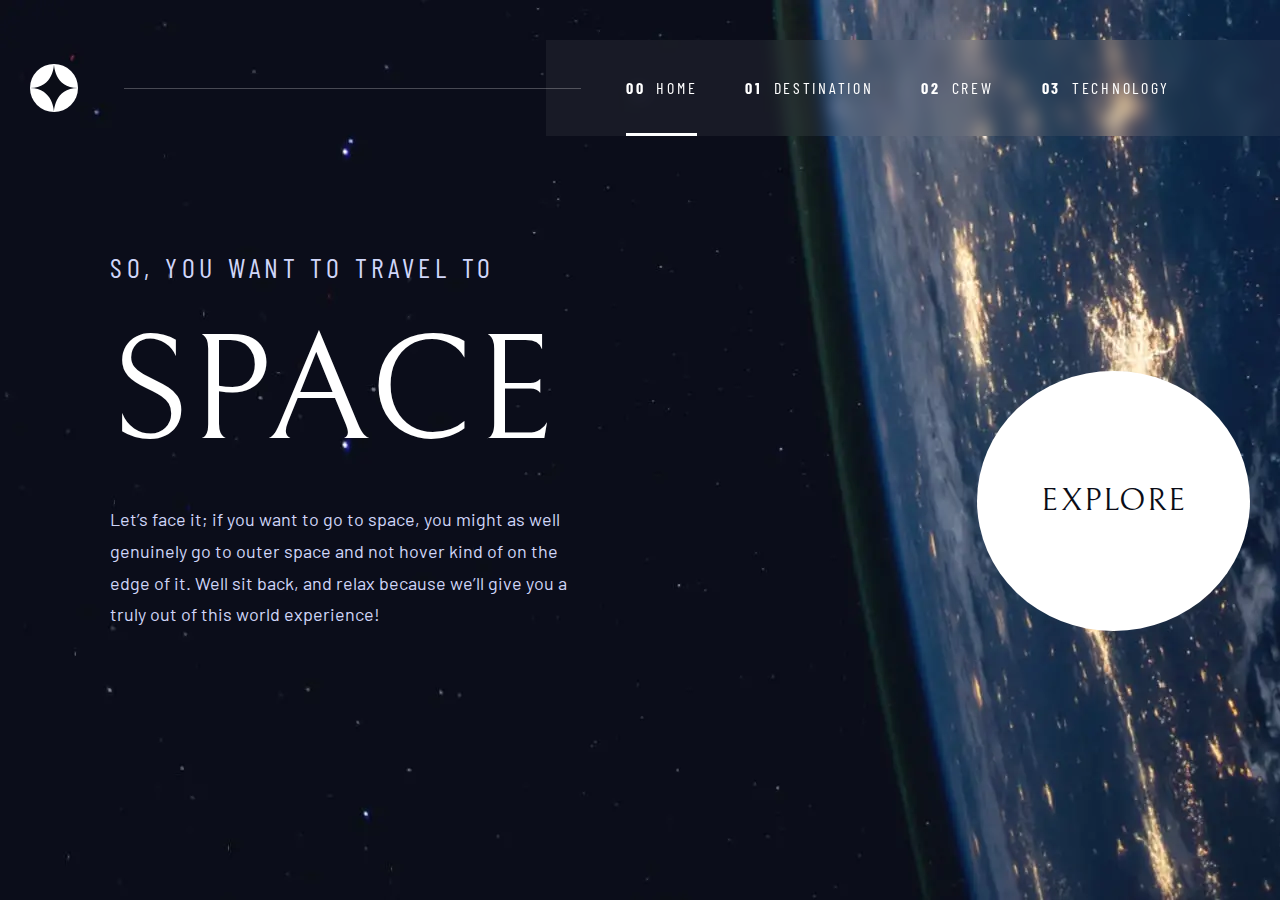
<file: solutions/space-tourism-website-main/index.html>
<!DOCTYPE html>
<html lang="en">

<head>
	<title>HomePage</title>
	<meta charset="UTF-8">
	<meta name="format-detection" content="telephone=no">
	<!-- <style>body{opacity: 0;}</style> -->
	<link rel="stylesheet" href="css/style.min.css?_v=20230411170618">
	<link rel="shortcut icon" href="favicon.ico">
	<!-- <meta name="robots" content="noindex, nofollow"> -->
	<meta name="viewport" content="width=device-width, initial-scale=1.0">
</head>

<body>
	<div class="wrapper">
		<header class="header">
			<div class="header__container">
				<a href="" class="header__logo"><img src="img/logo.svg" alt="logo"></a>
				<div class="header__menu menu">
					<button type="button" class="menu__icon icon-menu"><span></span></button>
					<nav class="menu__body">
						<ul class="menu__list">
							<li class="menu__item"><a href="" data-page="page__main-block" class="menu__link active"><span>00</span>HOME</a></li>
							<li class="menu__item"><a href="" data-page="page__destination" class="menu__link"><span>01</span>DESTINATION</a></li>
							<li class="menu__item"><a href="" data-page="page__crew" class="menu__link"><span>02</span>CREW</a></li>
							<li class="menu__item"><a href="" data-page="page__technology" class="menu__link"><span>03</span>TECHNOLOGY</a></li>
						</ul>
					</nav>
				</div>
			</div>
		</header>



		<main class="page">
			<section class="page__main-block main-block active">
				<div class="main-block__container">
					<div class="main-block__info">
						<div class="main-block__sub-title sub-title">SO, YOU WANT TO TRAVEL TO</div>
						<div class="main-block__title title">SPACE</div>
						<div class="main-block__text text">Let’s face it; if you want to go to space, you might as well
							genuinely go to outer space and not hover kind of on the edge of it. Well sit back, and relax
							because we’ll give you a truly out of this world experience!</div>
					</div>
					<a href="" class="main-block__button">EXPLORE</a>
				</div>
			</section>
			<section class="page__destination destination">
				<div class="destination__container">
					<div class="destination__caption caption"><span>01</span>Pick your destination</div>
					<div class="destination__body">
						<div class="destination__image show"><picture><source srcset="img/destination/image-moon.webp" type="image/webp"><img src="img/destination/image-moon.png" alt=""></picture></div>
						<div class="destination__choice">
							<div class="destination__menu destination-menu">
								<ul class="destination-menu__list">
									<li class="destination-menu__item"><a href="#" class="destination-menu__link active">MOON</a>
									</li>
									<li class="destination-menu__item"><a href="#" class="destination-menu__link">EUROPA</a></li>
									<li class="destination-menu__item"><a href="#" class="destination-menu__link">MARS</a></li>
									<li class="destination-menu__item"><a href="#" class="destination-menu__link">TITAN</a></li>
								</ul>
							</div>
							<div class="destination__name show title">MOON</div>
							<div class="destination__description show text">See our planet as you’ve never seen it before. A
								perfect relaxing trip away to help regain perspective and come back refreshed. While you’re
								there, take in some history by visiting the Luna 2 and Apollo 11 landing sites.</div>
							<div class="destination__info info-destination">
								<div class="info-destination__distance">
									<div class="info-destination__title">AVG. DISTANCE</div>
									<div class="info-destination__value show">384,400 km</div>
								</div>
								<div class="info-destination__travel">
									<div class="info-destination__title">Est. travel time</div>
									<div class="info-destination__value show">3 days</div>
								</div>
							</div>
						</div>
					</div>
				</div>
			</section>
			<section class="page__crew crew">
				<div class="crew__container">
					<div class="crew__caption caption"><span>02</span>Meet your crew</div>
					<!-- Оболочка слайдера -->
					<div class="crew__slider swiper">
						<!-- Двигающееся часть слайдера -->
						<div class="crew__wrapper swiper-wrapper">
							<!-- Слайд -->
							<div class="crew__slide swiper-slide">
								<div class="swiper-slide__info">
									<div class="swiper-slide__sub-title sub-title">Commander</div>
									<div class="swiper-slide__title title">Douglas Hurley</div>
									<div class="swiper-slide__text text">Douglas Gerald Hurley is an American engineer, former
										Marine Corps pilot and former NASA astronaut. He launched into space for the third time as
										commander of Crew Dragon Demo-2.</div>
								</div>
								<div class="swiper-slide__image"><picture><source srcset="img/crew/image-douglas-hurley.webp" type="image/webp"><img src="img/crew/image-douglas-hurley.png" alt="Crew"></picture></div>
							</div>
							<div class="crew__slide swiper-slide">
								<div class="swiper-slide__info">
									<div class="swiper-slide__sub-title sub-title">Mission Specialist </div>
									<div class="swiper-slide__title title">MARK SHUTTLEWORTH</div>
									<div class="swiper-slide__text text">Mark Richard Shuttleworth is the founder and CEO of
										Canonical, the company behind the Linux-based Ubuntu operating system. Shuttleworth became
										the first South African to travel to space as a space tourist.</div>
								</div>
								<div class="swiper-slide__image"><picture><source srcset="img/crew/image-mark-shuttleworth.webp" type="image/webp"><img src="img/crew/image-mark-shuttleworth.png" alt="Crew"></picture>
								</div>
							</div>
							<div class="crew__slide swiper-slide">
								<div class="swiper-slide__info">
									<div class="swiper-slide__sub-title sub-title">PILOT</div>
									<div class="swiper-slide__title title">Victor Glover</div>
									<div class="swiper-slide__text text">Pilot on the first operational flight of the SpaceX Crew
										Dragon to the International Space Station. Glover is a commander in the U.S. Navy where he
										pilots an F/A-18.He was a crew member of Expedition 64, and served as a station systems
										flight engineer. </div>
								</div>
								<div class="swiper-slide__image"><picture><source srcset="img/crew/image-victor-glover.webp" type="image/webp"><img src="img/crew/image-victor-glover.png" alt="Crew"></picture></div>
							</div>
							<div class="crew__slide swiper-slide">
								<div class="swiper-slide__info">
									<div class="swiper-slide__sub-title sub-title">Flight Engineer</div>
									<div class="swiper-slide__title title">Anousheh Ansari</div>
									<div class="swiper-slide__text text">Anousheh Ansari is an Iranian American engineer and
										co-founder of Prodea Systems. Ansari was the fourth self-funded space tourist, the first
										self-funded woman to fly to the ISS, and the first Iranian in space. </div>
								</div>
								<div class="swiper-slide__image"><picture><source srcset="img/crew/image-anousheh-ansari.webp" type="image/webp"><img src="img/crew/image-anousheh-ansari.png" alt="Crew"></picture>
								</div>
							</div>
						</div>
						<!-- Если нужна пагинация -->
						<div class="swiper-pagination"></div>
					</div>
				</div>
			</section>
			<section class="page__technology technology">
				<div class="technology__container">
					<div class="technology__caption caption"><span>03</span>SPACE LAUNCH 101</div>
					<!-- Оболочка слайдера -->
					<div class="technology__slider swiper">
						<!-- Двигающееся часть слайдера -->
						<div class="swiper-pagination-technology"></div>
						<div class="technology__wrapper swiper-wrapper">
							<!-- Слайд -->
							<div class="technology__slide swiper-slide swiper-slide-technology">
								<div class="swiper-slide-technology__info">
									<div class="swiper-slide-technology__sub-title sub-title">THE TERMINOLOGY…</div>
									<div class="swiper-slide-technology__title title">LAUNCH VEHICLE</div>
									<div class="swiper-slide-technology__text text">A launch vehicle or carrier rocket is a
										rocket-propelled
										vehicle used to carry a payload from Earth's surface to space, usually to Earth orbit or
										beyond. Our WEB-X carrier rocket is the most powerful in operation. Standing 150 metres
										tall, it's quite an awe-inspiring sight on the launch pad!</div>
								</div>
								<div class="swiper-slide-technology__image-ibg"><picture><source srcset="img/technology/image-launch-vehicle-portrait.webp" type="image/webp"><img src="img/technology/image-launch-vehicle-portrait.jpg" alt="technology"></picture></div>
							</div>
							<div class="technology__slide swiper-slide swiper-slide-technology">
								<div class="swiper-slide-technology__info">
									<div class="swiper-slide-technology__sub-title sub-title">THE TERMINOLOGY…</div>
									<div class="swiper-slide-technology__title title">SPACEPORT</div>
									<div class="swiper-slide-technology__text text">A spaceport or cosmodrome is a site for launching (or
										receiving) spacecraft, by analogy to the seaport for ships or airport for aircraft. Based
										in the famous Cape Canaveral, our spaceport is ideally situated to take advantage of the
										Earth’s rotation for launch.</div>
								</div>
								<div class="swiper-slide-technology__image-ibg"><picture><source srcset="img/technology/image-spaceport-portrait.webp" type="image/webp"><img src="img/technology/image-spaceport-portrait.jpg" alt="technology"></picture></div>
							</div>
							<div class="technology__slide swiper-slide swiper-slide-technology">
								<div class="swiper-slide-technology__info">
									<div class="swiper-slide-technology__sub-title sub-title">THE TERMINOLOGY…</div>
									<div class="swiper-slide-technology__title title">SPACE CAPSULE</div>
									<div class="swiper-slide-technology__text text">A space capsule is an often-crewed spacecraft that uses
										a blunt-body reentry capsule to reenter the Earth's atmosphere without wings. Our capsule
										is where you'll spend your time during the flight. It includes a space gym, cinema, and
										plenty of other activities to keep you entertained.</div>
								</div>
								<div class="swiper-slide-technology__image-ibg"><picture><source srcset="img/technology/image-space-capsule-portrait.webp" type="image/webp"><img src="img/technology/image-space-capsule-portrait.jpg" alt="technology"></picture></div>
							</div>
						</div>
						<!-- Если нужна пагинация -->
					</div>
				</div>
			</section>
		</main>
		<footer class="footer">
			<div class="footer__container">
			</div>
		</footer>
	</div>
	<script src="js/app.min.js?_v=20230411170618"></script>
</body>

</html>
</file>
<file: solutions/base-apparel-main/css/style.min.css>
@charset "UTF-8";@import url(https://fonts.googleapis.com/css?family=Poppins:100,100italic,200,200italic,300,300italic,regular,italic,500,500italic,600,600italic,700,700italic,800,800italic,900,900italic&display=swap);::-moz-selection{color:#fff;background:rgba(151,173,160,.6)}::selection{color:#fff;background:rgba(151,173,160,.6)}*{padding:0;margin:0;border:0}*,:after,:before{-webkit-box-sizing:border-box;box-sizing:border-box}body,html{height:100%;min-width:320px}body{color:#fff;line-height:1;font-family:Poppins;font-size:1rem;-ms-text-size-adjust:100%;-moz-text-size-adjust:100%;-webkit-text-size-adjust:100%;-webkit-font-smoothing:antialiased;-moz-osx-font-smoothing:grayscale}button,input,textarea{font-family:Poppins;font-size:inherit}button{cursor:pointer;color:inherit;background-color:inherit}a{color:inherit;text-decoration:none}ul li{list-style:none}img{vertical-align:top}h1,h2,h3,h4,h5,h6{font-weight:inherit;font-size:inherit}input:focus,select:focus,textarea:focus{outline:0}body{background-color:#040910;overflow:hidden}.lock body{overflow:hidden;-ms-touch-action:none;touch-action:none;-ms-scroll-chaining:none;overscroll-behavior:none}.wrapper{min-height:100%;display:-webkit-box;display:-ms-flexbox;display:flex;-webkit-box-orient:vertical;-webkit-box-direction:normal;-ms-flex-direction:column;flex-direction:column;overflow:hidden}@supports (overflow:clip){.wrapper{overflow:clip}}.wrapper>main{-webkit-box-flex:1;-ms-flex:1 1 auto;flex:1 1 auto}.wrapper>*{min-width:0}[class*=__container]{max-width:91.875rem;margin:0 auto;padding:0 .9375rem}::-webkit-input-placeholder{color:#ffe7b5;opacity:1}::-moz-placeholder{color:#ffe7b5;opacity:1}:-ms-input-placeholder{color:#ffe7b5;opacity:1}::-ms-input-placeholder{color:#ffe7b5;opacity:1}::placeholder{color:#ffe7b5;opacity:1}:-ms-input-placeholder{color:#ffe7b5}::-ms-input-placeholder{color:#ffe7b5}.form{border:1px solid #ffe7b5;display:-webkit-box;display:-ms-flexbox;display:flex;border-radius:1.875rem}.form__input{width:100%;border:transparent;font-size:1rem;padding:1.1875rem 1.875rem;background:rgba(208,186,139,.3);border-radius:1.875rem;font-family:"PP Neue Montreal","Josefin Sans",sans-serif;letter-spacing:.09375rem}.form__input:focus{outline:1px solid #d0ba8b}.form__input:focus::-webkit-input-placeholder{color:#d0ba8b;opacity:1}.form__input:focus::-moz-placeholder{color:#d0ba8b;opacity:1}.form__input:focus:-ms-input-placeholder{color:#d0ba8b;opacity:1}.form__input:focus::-ms-input-placeholder{color:#d0ba8b;opacity:1}.form__input:focus::placeholder{color:#d0ba8b;opacity:1}.form__input:focus:-ms-input-placeholder{color:#d0ba8b}.form__input:focus::-ms-input-placeholder{color:#d0ba8b}.form__button{height:100%;background:0 0;width:6.375rem;position:absolute;right:0;border-radius:1.875rem;border:1px solid #ffe7b5;display:-ms-grid;display:grid;place-items:center;cursor:pointer;-webkit-transition:all .4s ease;-o-transition:all .4s ease;transition:all .4s ease}.form__button svg{color:#ffe7b5;-webkit-transition:all .4s ease;-o-transition:all .4s ease;transition:all .4s ease}.form__error{color:red;font-weight:700;position:absolute;width:100%;height:100%;top:130%;left:2%;-webkit-transition:all .3s ease 0s;-o-transition:all .3s ease 0s;transition:all .3s ease 0s}[class*=-ibg]{position:relative}[class*=-ibg] img{position:absolute;width:100%;height:100%;top:0;left:0;-o-object-fit:cover;object-fit:cover}[class*=-ibg_contain] img{-o-object-fit:contain;object-fit:contain}.page__loading-screen{position:absolute;width:100%;height:100%;top:0;left:0;z-index:9999;display:-webkit-box;display:-ms-flexbox;display:flex;-webkit-box-orient:vertical;-webkit-box-direction:normal;-ms-flex-direction:column;flex-direction:column;-webkit-box-align:end;-ms-flex-align:end;align-items:end;-webkit-box-pack:end;-ms-flex-pack:end;justify-content:end;gap:15px;color:#d0ba8b}.page__loading-screen canvas{width:95px;height:95px}.page__loading-screen p{text-transform:uppercase}.page__loading-screen span{display:inline-block;-webkit-animation:wave 1s infinite linear;animation:wave 1s infinite linear}.page__loading-screen span:nth-child(2){-webkit-animation-delay:.1s;animation-delay:.1s}.page__loading-screen span:nth-child(3){-webkit-animation-delay:.2s;animation-delay:.2s}.page__loading-screen span:nth-child(4){-webkit-animation-delay:.3s;animation-delay:.3s}.page__loading-screen span:nth-child(5){-webkit-animation-delay:.4s;animation-delay:.4s}.page__loading-screen span:nth-child(6){-webkit-animation-delay:.5s;animation-delay:.5s}.page__loading-screen span:nth-child(7){-webkit-animation-delay:.6s;animation-delay:.6s}.page__loading-screen span:nth-child(8){-webkit-animation-delay:.7s;animation-delay:.7s}.page__loading-screen span:nth-child(9){-webkit-animation-delay:.8s;animation-delay:.8s}.page__loading-screen span:nth-child(10){-webkit-animation-delay:.9s;animation-delay:.9s}@-webkit-keyframes wave{0%{-webkit-transform:translate(0,0);transform:translate(0,0)}50%{-webkit-transform:translate(0,5px);transform:translate(0,5px)}100%{-webkit-transform:translate(0,0);transform:translate(0,0)}}@keyframes wave{0%{-webkit-transform:translate(0,0);transform:translate(0,0)}50%{-webkit-transform:translate(0,5px);transform:translate(0,5px)}100%{-webkit-transform:translate(0,0);transform:translate(0,0)}}.circle{content:"";position:absolute;top:50%;left:50%;opacity:0;-webkit-transform:translate(-50%,-50%);-ms-transform:translate(-50%,-50%);transform:translate(-50%,-50%);border:.25rem solid #ffe7b5;height:2.75rem;aspect-ratio:1/1;border-radius:50%;margin-right:.9375rem}.background-ibg{position:absolute;z-index:-1;width:100%;height:100%;-webkit-filter:brightness(.5) hue-rotate(50deg) blur(2px);filter:brightness(.5) hue-rotate(50deg) blur(2px)}.header{position:fixed;width:100%;z-index:55}.logo{text-decoration:none;display:-webkit-box;display:-ms-flexbox;display:flex;-webkit-box-align:center;-ms-flex-align:center;align-items:center;margin-bottom:7.5rem;position:relative}.logo__circle{content:"";border:.25rem solid #ffe7b5;height:2.75rem;aspect-ratio:1/1;border-radius:50%;margin-right:.9375rem;-webkit-transform:scale(0);-ms-transform:scale(0);transform:scale(0);opacity:0}.logo__text{color:#e1ddd2;font-size:1.1875rem;letter-spacing:.35625rem;font-weight:500;white-space:nowrap}.logo__text span{display:inline-block}.letter{opacity:0}.carousel{position:absolute;top:0;left:0;width:100vw;height:100vh;z-index:555;display:-webkit-box;display:-ms-flexbox;display:flex;-webkit-box-align:center;-ms-flex-align:center;align-items:center;-webkit-box-pack:center;-ms-flex-pack:center;justify-content:center;-webkit-transform:scale(1);-ms-transform:scale(1);transform:scale(1);pointer-events:none;opacity:0}.carousel__container{width:100%;height:100%;padding:45px 15px}.carousel__images{width:100%;height:100%;display:-ms-grid;display:grid;-ms-grid-columns:1fr;grid-template-columns:1fr;-ms-grid-rows:1fr;grid-template-rows:1fr;pointer-events:none}.carousel__image-block{width:100%;height:100%;position:relative;pointer-events:none;border-radius:10px}.carousel__image-ibg{pointer-events:none;border-radius:10px;position:absolute;width:100%;height:100%;top:0;left:0;display:none;-webkit-filter:grayscale(.5) brightness(50%);filter:grayscale(.5) brightness(50%)}.carousel__image-ibg img{border-radius:inherit}.carousel__image-ibg picture{border-radius:inherit}.carousel__image-ibg source{border-radius:inherit}.carousel__image-ibg.active{display:block}.main-block{width:100vw;height:100vh;opacity:0}.main-block__women{position:absolute;width:70%;height:70%;bottom:0;left:-70%;-webkit-transform:translate(10px,5px);-ms-transform:translate(10px,5px);transform:translate(10px,5px);opacity:0}.main-block__women-ibg{height:100%;width:100%}.main-block__container{width:100%;height:100%;display:-webkit-box;display:-ms-flexbox;display:flex;-webkit-box-pack:end;-ms-flex-pack:end;justify-content:flex-end;-webkit-box-align:end;-ms-flex-align:end;align-items:flex-end}.main-block__body{-webkit-box-flex:0;-ms-flex:0 1 50%;flex:0 1 50%;width:50%;position:relative;z-index:5}.contact-block{display:-webkit-box;display:-ms-flexbox;display:flex;-webkit-box-orient:vertical;-webkit-box-direction:normal;-ms-flex-direction:column;flex-direction:column;-webkit-box-pack:center;-ms-flex-pack:center;justify-content:center;width:100%;height:100%;opacity:0;height:100vh;background-color:rgba(151,173,160,.5)}.contact-block__title{position:relative;line-height:120%;text-transform:uppercase;font-weight:700;letter-spacing:.2em;color:#f2eee2}.contact-block__title span{display:inline-block;opacity:0}.contact-block__title:not(:last-child){margin-bottom:.625rem}.contact-block__title-svg{position:absolute;width:100%;height:100%;top:-60%;left:-3%;letter-spacing:.05em}.contact-block__title-svg text{font-size:3.5rem;fill:transparent;stroke:#ffe7b5}.contact-block__text{-webkit-transform:translate(0,5%);-ms-transform:translate(0,5%);transform:translate(0,5%);opacity:0;color:#d0ba8b}.contact-block__text span{display:inline-block;margin-bottom:.3125rem}.contact-block__text:not(:last-child){margin-bottom:2.5rem}.contact-block__form{opacity:0;position:relative;width:5%;max-width:31.25rem}.textto{stroke-width:1px;stroke-dasharray:37.5rem;stroke-linecap:round;stroke-linejoin:round;stroke-dashoffset:-100%}.confirmation__title{color:#f2eee2;letter-spacing:.1rem;line-height:1.5;overflow:hidden}@-webkit-keyframes drawStroke{100%{stroke-dashoffset:0}}@keyframes drawStroke{100%{stroke-dashoffset:0}}@media (min-width:91.875em){.page__loading-screen{padding-bottom:3.125rem}.page__loading-screen{padding-right:3.125rem}.header{padding-top:3.125rem}.contact-block{padding-right:1.875rem}.contact-block{padding-left:5rem}.contact-block__title{font-size:4.5rem}.contact-block__title{padding-right:3.4375rem}.contact-block__text{font-size:1rem}.contact-block__text{padding-right:5rem}.confirmation__title{font-size:1.25rem}}@media (max-width:20em){.page__loading-screen{padding-bottom:.625rem}.page__loading-screen{padding-right:.625rem}.header{padding-top:1.25rem}.contact-block{padding-right:1.25rem}.contact-block{padding-left:1.25rem}.contact-block__title{font-size:3.5rem}.contact-block__title{padding-right:1.25rem}.contact-block__text{font-size:.875rem}.contact-block__text{padding-right:.0000000625rem}.confirmation__title{font-size:1rem}}@media (max-width:81.74875rem){.contact-block__text span{display:inline;margin-bottom:0}}@media (max-width:63.99875em){.main-block__women{display:none}.main-block__body{-webkit-box-flex:1;-ms-flex:1 1 auto;flex:1 1 auto;width:100%}.contact-block__title{max-width:50%}}@media (max-width:61.99875em){.logo{left:5%}}@media (max-width:54.06125rem) and (max-width:20em){.contact-block__title{padding-right:.0000000625rem}.contact-block__text{padding-right:.0000000625rem}}@media (max-width:54.06125rem){.contact-block__title-svg{top:-70%}}@media (max-width:47.99875em){.contact-block{background-color:rgba(151,173,160,.6)}.contact-block__title-svg{top:-90%;font-size:0;width:150%}}@media (min-width:20em) and (max-width:91.875em){@supports (padding-bottom:clamp(0.625rem ,-0.0706521739rem + 3.4782608696vw ,3.125rem)){.page__loading-screen{padding-bottom:clamp(.625rem ,-.0706521739rem + 3.4782608696vw ,3.125rem)}}@supports not (padding-bottom:clamp(0.625rem ,-0.0706521739rem + 3.4782608696vw ,3.125rem)){.page__loading-screen{padding-bottom:calc(.625rem + 2.5 * (100vw - 20rem)/ 71.875)}}@supports (padding-right:clamp(0.625rem ,-0.0706521739rem + 3.4782608696vw ,3.125rem)){.page__loading-screen{padding-right:clamp(.625rem ,-.0706521739rem + 3.4782608696vw ,3.125rem)}}@supports not (padding-right:clamp(0.625rem ,-0.0706521739rem + 3.4782608696vw ,3.125rem)){.page__loading-screen{padding-right:calc(.625rem + 2.5 * (100vw - 20rem)/ 71.875)}}@supports (padding-top:clamp(1.25rem ,0.7282608696rem + 2.6086956522vw ,3.125rem)){.header{padding-top:clamp(1.25rem ,.7282608696rem + 2.6086956522vw ,3.125rem)}}@supports not (padding-top:clamp(1.25rem ,0.7282608696rem + 2.6086956522vw ,3.125rem)){.header{padding-top:calc(1.25rem + 1.875 * (100vw - 20rem)/ 71.875)}}@supports (padding-right:clamp(1.25rem ,1.0760869565rem + 0.8695652174vw ,1.875rem)){.contact-block{padding-right:clamp(1.25rem ,1.0760869565rem + .8695652174vw ,1.875rem)}}@supports not (padding-right:clamp(1.25rem ,1.0760869565rem + 0.8695652174vw ,1.875rem)){.contact-block{padding-right:calc(1.25rem + .625 * (100vw - 20rem)/ 71.875)}}@supports (padding-left:clamp(1.25rem ,0.2065217391rem + 5.2173913043vw ,5rem)){.contact-block{padding-left:clamp(1.25rem ,.2065217391rem + 5.2173913043vw ,5rem)}}@supports not (padding-left:clamp(1.25rem ,0.2065217391rem + 5.2173913043vw ,5rem)){.contact-block{padding-left:calc(1.25rem + 3.75 * (100vw - 20rem)/ 71.875)}}@supports (font-size:clamp(3.5rem ,3.2217391304rem + 1.3913043478vw ,4.5rem)){.contact-block__title{font-size:clamp(3.5rem ,3.2217391304rem + 1.3913043478vw ,4.5rem)}}@supports not (font-size:clamp(3.5rem ,3.2217391304rem + 1.3913043478vw ,4.5rem)){.contact-block__title{font-size:calc(3.5rem + 1 * (100vw - 20rem)/ 71.875)}}@supports (padding-right:clamp(1.25rem ,0.6413043478rem + 3.0434782609vw ,3.4375rem)){.contact-block__title{padding-right:clamp(1.25rem ,.6413043478rem + 3.0434782609vw ,3.4375rem)}}@supports not (padding-right:clamp(1.25rem ,0.6413043478rem + 3.0434782609vw ,3.4375rem)){.contact-block__title{padding-right:calc(1.25rem + 2.1875 * (100vw - 20rem)/ 71.875)}}@supports (font-size:clamp(0.875rem ,0.8402173913rem + 0.1739130435vw ,1rem)){.contact-block__text{font-size:clamp(.875rem ,.8402173913rem + .1739130435vw ,1rem)}}@supports not (font-size:clamp(0.875rem ,0.8402173913rem + 0.1739130435vw ,1rem)){.contact-block__text{font-size:calc(.875rem + .125 * (100vw - 20rem)/ 71.875)}}@supports (padding-right:clamp(0.0000000625rem ,-1.3913042679rem + 6.9565216522vw ,5rem)){.contact-block__text{padding-right:clamp(.0000000625rem ,-1.3913042679rem + 6.9565216522vw ,5rem)}}@supports not (padding-right:clamp(0.0000000625rem ,-1.3913042679rem + 6.9565216522vw ,5rem)){.contact-block__text{padding-right:calc(.0000000625rem + 4.9999999375 * (100vw - 20rem)/ 71.875)}}@supports (font-size:clamp(1rem ,0.9304347826rem + 0.347826087vw ,1.25rem)){.confirmation__title{font-size:clamp(1rem ,.9304347826rem + .347826087vw ,1.25rem)}}@supports not (font-size:clamp(1rem ,0.9304347826rem + 0.347826087vw ,1.25rem)){.confirmation__title{font-size:calc(1rem + .25 * (100vw - 20rem)/ 71.875)}}}@media (max-width:54.06125rem) and (min-width:91.875em){.contact-block__title{padding-right:15.625rem}.contact-block__text{padding-right:19.375rem}}@media (max-width:54.06125rem) and (min-width:20em) and (max-width:91.875em){@supports (padding-right:clamp(0.0000000625rem ,-4.3478260071rem + 21.7391303478vw ,15.625rem)){.contact-block__title{padding-right:clamp(.0000000625rem ,-4.3478260071rem + 21.7391303478vw ,15.625rem)}}@supports not (padding-right:clamp(0.0000000625rem ,-4.3478260071rem + 21.7391303478vw ,15.625rem)){.contact-block__title{padding-right:calc(.0000000625rem + 15.6249999375 * (100vw - 20rem)/ 71.875)}}@supports (padding-right:clamp(0.0000000625rem ,-5.3913042679rem + 26.9565216522vw ,19.375rem)){.contact-block__text{padding-right:clamp(.0000000625rem ,-5.3913042679rem + 26.9565216522vw ,19.375rem)}}@supports not (padding-right:clamp(0.0000000625rem ,-5.3913042679rem + 26.9565216522vw ,19.375rem)){.contact-block__text{padding-right:calc(.0000000625rem + 19.3749999375 * (100vw - 20rem)/ 71.875)}}}@media (any-hover:hover){.form__button:hover{background-color:#ffe7b5}.form__button:hover svg{color:#fff}}
</file>
<file: solutions/ecommerce-product-page-main/css/style.min.css>
@charset "UTF-8";@import url(https://fonts.googleapis.com/css?family=Kumbh+Sans:regular,700&display=swap);::-moz-selection{color:#fff;background:#f58331}::selection{color:#fff;background:#f58331}*{padding:0;margin:0;border:0}*,:after,:before{-webkit-box-sizing:border-box;box-sizing:border-box}body,html{height:100%;min-width:320px}body{color:#000;line-height:1;font-family:"Kumbh Sans";font-size:1rem;-ms-text-size-adjust:100%;-moz-text-size-adjust:100%;-webkit-text-size-adjust:100%;-webkit-font-smoothing:antialiased;-moz-osx-font-smoothing:grayscale}button,input,textarea{font-family:"Kumbh Sans";font-size:inherit}button{cursor:pointer;color:inherit;background-color:inherit}a{color:inherit;text-decoration:none}ul li{list-style:none}img{vertical-align:top}h1,h2,h3,h4,h5,h6{font-weight:inherit;font-size:inherit}input:focus,select:focus,textarea:focus{outline:0}.lock body{overflow:hidden;-ms-touch-action:none;touch-action:none;-ms-scroll-chaining:none;overscroll-behavior:none}.wrapper{min-height:100%;display:-webkit-box;display:-ms-flexbox;display:flex;-webkit-box-orient:vertical;-webkit-box-direction:normal;-ms-flex-direction:column;flex-direction:column;overflow:hidden}@supports (overflow:clip){.wrapper{overflow:clip}}.wrapper>main{-webkit-box-flex:1;-ms-flex:1 1 auto;flex:1 1 auto}.wrapper>*{min-width:0}[class*=__container]{max-width:91.875rem;margin:0 auto;padding:0 .9375rem}.button{display:-webkit-inline-box;display:-ms-inline-flexbox;display:inline-flex;-webkit-box-align:center;-ms-flex-align:center;align-items:center;-webkit-box-pack:center;-ms-flex-pack:center;justify-content:center;width:100%;color:#fff;padding:12px 50px;border-radius:10px;background-color:#ff7c1f;-webkit-transition:all .3s ease 0s;-o-transition:all .3s ease 0s;transition:all .3s ease 0s}.button._fw{width:100%}[class*=-ibg]{position:relative}[class*=-ibg] img{position:absolute;width:100%;height:100%;top:0;left:0;-o-object-fit:cover;object-fit:cover}[class*=-ibg_contain] img{-o-object-fit:contain;object-fit:contain}@-webkit-keyframes circle-menu{0%{border-radius:50%}20%{border-radius:48% 52% 57% 43%/36% 73% 27% 64%}40%{border-radius:52% 48% 57% 43%/56% 40% 60% 44%}60%{border-radius:52% 48% 57% 43%/65% 73% 27% 35%}80%{border-radius:42% 58% 70% 30%/30% 45% 55% 70%}100%{border-radius:50%}}@keyframes circle-menu{0%{border-radius:50%}20%{border-radius:48% 52% 57% 43%/36% 73% 27% 64%}40%{border-radius:52% 48% 57% 43%/56% 40% 60% 44%}60%{border-radius:52% 48% 57% 43%/65% 73% 27% 35%}80%{border-radius:42% 58% 70% 30%/30% 45% 55% 70%}100%{border-radius:50%}}.header{position:fixed;width:100%;z-index:55;-webkit-transition:all .3s ease 0s;-o-transition:all .3s ease 0s;transition:all .3s ease 0s}.header._header-scroll .header__body{padding:5px 0;background-color:#fff}.header__body{display:-webkit-box;display:-ms-flexbox;display:flex;-webkit-box-pack:justify;-ms-flex-pack:justify;justify-content:space-between;-webkit-box-align:center;-ms-flex-align:center;align-items:center;position:relative;-webkit-transition:all .3s ease 0s;-o-transition:all .3s ease 0s;transition:all .3s ease 0s}.header__body::after{content:"";position:absolute;width:100%;height:1px;bottom:0;left:0;background-color:#e7e6ea}.header__left{display:-webkit-box;display:-ms-flexbox;display:flex;-webkit-box-align:center;-ms-flex-align:center;align-items:center}.header__right{display:-webkit-box;display:-ms-flexbox;display:flex;-webkit-box-align:center;-ms-flex-align:center;align-items:center;-webkit-box-pack:end;-ms-flex-pack:end;justify-content:flex-end}.header__logo{position:relative;z-index:5}.header__user{width:45px;height:45px;border-radius:50%;-webkit-transition:all .3s ease 0s;-o-transition:all .3s ease 0s;transition:all .3s ease 0s}.header__user img{width:100%;height:100%}.menu__list{display:-webkit-box;display:-ms-flexbox;display:flex}.menu__link{-webkit-transition:all .3s ease 0s;-o-transition:all .3s ease 0s;transition:all .3s ease 0s;color:#848484;position:relative}.cart__img{position:relative;cursor:pointer}.cart__amount{position:absolute;top:-5px;right:-5px;font-size:.625rem;background-color:#fd7c22;border-radius:50%;color:#fff;padding:1px 5px;-webkit-transition:all .3s ease 0s;-o-transition:all .3s ease 0s;transition:all .3s ease 0s}.cart__container{opacity:0;visibility:hidden;-webkit-transition:all .3s ease 0s;-o-transition:all .3s ease 0s;transition:all .3s ease 0s;position:absolute;top:100%;right:0;z-index:2}.cart__content{overflow:hidden;background-color:#fff;border-radius:10px;-webkit-box-shadow:8px 8px 20px rgba(0,0,0,.3);box-shadow:8px 8px 20px rgba(0,0,0,.3);padding:20px}.cart__title{font-weight:700;position:relative}.cart__title::before{content:"";position:absolute;width:120%;height:1px;bottom:-20px;left:-10%;background-color:#eeedf1}.cart__text{padding:50px;text-align:center}.cart-open .cart__container{opacity:1;visibility:visible;top:80%}.item-cart{display:none;-ms-grid-columns:20% 1fr 2%;grid-template-columns:20% 1fr 2%;-webkit-box-align:center;-ms-flex-align:center;align-items:center}.item-cart__img{width:55px;height:55px}.item-cart__img img{width:100%;height:100%;border-radius:5px;-o-object-fit:contain;object-fit:contain}.item-cart__info{display:-webkit-box;display:-ms-flexbox;display:flex;-webkit-box-orient:vertical;-webkit-box-direction:normal;-ms-flex-direction:column;flex-direction:column;gap:12px}.item-cart__price{display:-webkit-box;display:-ms-flexbox;display:flex;-webkit-box-align:center;-ms-flex-align:center;align-items:center;gap:5px}.item-cart__total-price{font-weight:700}.item-cart__bin{cursor:pointer}.item-cart__button{width:100%;-ms-grid-column-span:3;grid-column:span 3}.menu-open .header__body::after{opacity:.5;visibility:visible}.menu-open .menu__body{left:0;opacity:1;visibility:visible}.icon-menu{display:none}.attribution{display:-webkit-box;display:-ms-flexbox;display:flex;text-align:center;-webkit-box-pack:center;-ms-flex-pack:center;justify-content:center;background-color:#eacb9f;-webkit-box-shadow:0 0 35px rgba(253,124,34,.4);box-shadow:0 0 35px rgba(253,124,34,.4);color:#fff;font-weight:700}.attribution a{display:inline-block;color:#fd7c22;margin-left:5px;-webkit-transition:all .3s ease 0s;-o-transition:all .3s ease 0s;transition:all .3s ease 0s}.main-block__container{display:-webkit-box;display:-ms-flexbox;display:flex;-webkit-box-pack:center;-ms-flex-pack:center;justify-content:center;-webkit-box-align:center;-ms-flex-align:center;align-items:center}.main-block__body{-webkit-box-flex:0;-ms-flex:0 1 45%;flex:0 1 45%;display:-ms-grid;display:grid;-ms-grid-columns:1fr 1fr 1fr 1fr;grid-template-columns:1fr 1fr 1fr 1fr;-ms-grid-rows:1fr;grid-template-rows:1fr}.main-block__box{width:100%;height:100%;padding-bottom:100%;cursor:pointer}.main-block__box img{border-radius:20px}.main-block__box::before{content:"";position:absolute;width:100%;height:100%;top:0;left:0;z-index:2;border-radius:20px;background-color:#fff;opacity:0;-webkit-transition:all .3s ease 0s;-o-transition:all .3s ease 0s;transition:all .3s ease 0s;pointer-events:none}.main-block__box:has(.selected-img)::after{content:"";position:absolute;width:100%;height:100%;top:0;left:0;z-index:2;border-radius:20px;background-color:#fff;opacity:.6;-webkit-transition:all .3s ease 0s;-o-transition:all .3s ease 0s;transition:all .3s ease 0s;border:3px solid #de7438}.main-block__box_big{width:100%;-ms-grid-column-span:4;grid-column:span 4}.main-block__info{-webkit-box-flex:0;-ms-flex:0 1 65%;flex:0 1 65%}.selected-img{border:3px solid #de7438}.slider-main-block{position:relative;background-color:transparent}.slider-main-block__body{position:relative}.slider-main-block__slider{-webkit-transition:all .3s ease 0s;-o-transition:all .3s ease 0s;transition:all .3s ease 0s}.slider-main-block__slide{z-index:2}.slider-main-block__slide img{border-radius:20px;z-index:1}.slider-main-block__slide-ibg{padding-bottom:100%}.closebtn{position:relative;z-index:5;width:20px;height:20px;top:0;left:100%;-webkit-transform:translate(-100%,0);-ms-transform:translate(-100%,0);transform:translate(-100%,0);color:#fff;cursor:pointer}.closebtn img{width:100%;height:100%;position:absolute;-o-object-fit:contain;object-fit:contain}.closebtn::before{content:"";position:absolute;width:100%;height:110%;top:-5%;left:0;z-index:5;opacity:0;-webkit-transition:all .3s ease 0s;-o-transition:all .3s ease 0s;transition:all .3s ease 0s;background:url("data:image/svg+xml,%3Csvg xmlns=\"http://www.w3.org/2000/svg\" width=\"14\" height=\"15\"%3E%3Cpath fill=\"%23de7438\" d=\"m11.596.782 2.122 2.122L9.12 7.499l4.597 4.597-2.122 2.122L7 9.62l-4.595 4.597-2.122-2.122L4.878 7.5.282 2.904 2.404.782l4.595 4.596L11.596.782Z\" /%3E%3C/svg%3E") 0 0/cover no-repeat}.thumbs{display:-ms-grid;display:grid;-ms-grid-columns:(1fr)[4];grid-template-columns:repeat(4,1fr);-ms-grid-rows:1fr;grid-template-rows:1fr;row-gap:20px;-webkit-column-gap:20px;-moz-column-gap:20px;column-gap:20px;margin-top:20px}.thumbs__img-ibg{padding-bottom:100%;border-radius:20px;position:relative;cursor:pointer}.thumbs__img-ibg img{border-radius:20px}.thumbs__img-ibg::before{content:"";position:absolute;width:100%;height:100%;top:0;left:0;z-index:2;border-radius:20px;background-color:#fff;opacity:0;-webkit-transition:all .3s ease 0s;-o-transition:all .3s ease 0s;transition:all .3s ease 0s;pointer-events:none}.thumbs__img-ibg:has(.selected-img)::after{content:"";position:absolute;width:100%;height:100%;top:0;left:0;z-index:2;border-radius:20px;background-color:#fff;opacity:.6;-webkit-transition:all .3s ease 0s;-o-transition:all .3s ease 0s;transition:all .3s ease 0s;border:3px solid #de7438}.slider-main-block-button{position:absolute;top:45%;-webkit-transform:translateY(-40%) rotate(-135deg);-ms-transform:translateY(-40%) rotate(-135deg);transform:translateY(-40%) rotate(-135deg);border-radius:50%;background-color:#fff;width:70px;height:70px;display:-webkit-box;display:-ms-flexbox;display:flex;-webkit-box-pack:center;-ms-flex-pack:center;justify-content:center;-webkit-box-align:center;-ms-flex-align:center;align-items:center;cursor:pointer;z-index:5;-webkit-transition:all .3s ease 0s;-o-transition:all .3s ease 0s;transition:all .3s ease 0s}.slider-main-block-button::before{content:"";display:block;width:10px;height:10px;border-top:4px solid #000;border-right:4px solid #000;-webkit-transition:all .3s ease 0s;-o-transition:all .3s ease 0s;transition:all .3s ease 0s}.slider-main-block-button-prev{left:-5%}.slider-main-block-button-next{right:-5%}.slider-main-block-button-next::before{-webkit-transform:rotate(185deg);-ms-transform:rotate(185deg);transform:rotate(185deg)}.info{padding-right:300px}.info__sub-title{text-transform:uppercase;color:#fea966;font-size:.875rem;font-weight:700;line-height:120%;letter-spacing:.2em}.info__title{font-weight:700;line-height:120%}.info__text{color:#a2a3a7;line-height:150%}.price{display:-webkit-box;display:-ms-flexbox;display:flex;-ms-flex-wrap:wrap;flex-wrap:wrap}.price__new{font-size:1.5625rem;font-weight:700}.price__sale{font-size:.9375rem;margin:0 0 0 15px;color:#dd7b33;font-weight:700;padding:5px;border-radius:5px;background-color:#fcede1}.price__old{-webkit-box-flex:1;-ms-flex:1 1 100%;flex:1 1 100%;text-decoration:line-through;font-weight:700;color:#bdbec2}.actions{display:-webkit-box;display:-ms-flexbox;display:flex;-webkit-box-align:center;-ms-flex-align:center;align-items:center}.actions__button{font-weight:700;-webkit-box-shadow:0 10px 25px rgba(255,124,31,.5);box-shadow:0 10px 25px rgba(255,124,31,.5);padding:20px 50px}.actions__button svg{width:20px;height:20px;margin:0 15px 0 0}.amount{display:-webkit-box;display:-ms-flexbox;display:flex;-webkit-box-align:center;-ms-flex-align:center;align-items:center;background-color:#f6f7fc;padding:12px 10px;border-radius:10px;font-weight:700}.amount__minus{display:-webkit-box;display:-ms-flexbox;display:flex;-webkit-box-align:center;-ms-flex-align:center;align-items:center}.amount__plus{display:-webkit-box;display:-ms-flexbox;display:flex;-webkit-box-align:center;-ms-flex-align:center;align-items:center}.swiper{overflow:hidden}.swiper-wrapper{width:100%;height:100%;-webkit-box-sizing:content-box;box-sizing:content-box;display:-webkit-box;display:-ms-flexbox;display:flex;position:relative}.swiper-vertical .swiper-wrapper{-webkit-box-orient:vertical;-webkit-box-direction:normal;-ms-flex-direction:column;flex-direction:column}.swiper-autoheight .swiper-wrapper{-webkit-box-align:start;-ms-flex-align:start;align-items:flex-start}.swiper-initialized .swiper-slide{-ms-flex-negative:0;flex-shrink:0}.swiper-android .swiper-slide,.swiper-android .swiper-wrapper{-webkit-transform:translate3d(0,0,0);transform:translate3d(0,0,0)}.swiper-button-lock{display:none!important}@media (min-width:61.99875em){.slider-main-block{position:fixed;width:100%;height:100%;top:0;left:0;z-index:100;-webkit-transition:all .3s ease 0s;-o-transition:all .3s ease 0s;transition:all .3s ease 0s;display:-webkit-box;display:-ms-flexbox;display:flex;-webkit-box-orient:vertical;-webkit-box-direction:normal;-ms-flex-direction:column;flex-direction:column;-webkit-box-align:center;-ms-flex-align:center;align-items:center;-webkit-box-pack:center;-ms-flex-pack:center;justify-content:center;background-color:rgba(0,0,0,.7)}.slider-main-block__body{position:absolute;width:30%;height:80%;top:5%;left:38%}}@media (min-width:91.875em){.button{font-size:.875rem}.header__body{padding-top:1.875rem}.header__body{padding-bottom:1.875rem}.header__left{-webkit-column-gap:2.5rem;-moz-column-gap:2.5rem;column-gap:2.5rem}.header__right{-webkit-column-gap:2.5rem;-moz-column-gap:2.5rem;column-gap:2.5rem}.menu__list{-webkit-column-gap:2.1875rem;-moz-column-gap:2.1875rem;column-gap:2.1875rem}.menu__list{row-gap:3.4375rem}.menu__link{font-size:.875rem}.menu__link{padding-top:2.625rem}.menu__link{padding-bottom:2.625rem}.cart__title:not(:last-child){margin-bottom:2.5rem}.item-cart{-webkit-column-gap:.9375rem;-moz-column-gap:.9375rem;column-gap:.9375rem}.item-cart{row-gap:.9375rem}.item-cart__title{font-size:.875rem}.attribution{padding-top:1.25rem}.attribution{padding-bottom:1.25rem}.attribution{row-gap:1.25rem}.main-block{padding-top:10.625rem}.main-block{padding-bottom:4.6875rem}.main-block__container{gap:9.375rem}.main-block__body{row-gap:1.25rem}.main-block__body{-webkit-column-gap:1.25rem;-moz-column-gap:1.25rem;column-gap:1.25rem}.closebtn:not(:last-child){margin-bottom:1.25rem}.info__sub-title:not(:last-child){margin-bottom:.625rem}.info__title{font-size:2.8125rem}.info__title:not(:last-child){margin-bottom:3.125rem}.info__text:not(:last-child){margin-bottom:3.125rem}.info__price:not(:last-child){margin-bottom:3.125rem}.price{gap:.9375rem}.actions{-webkit-column-gap:1.25rem;-moz-column-gap:1.25rem;column-gap:1.25rem}.actions{row-gap:2.5rem}.amount{font-size:1.125rem}.amount{gap:3.125rem}}@media (max-width:20em){.button{font-size:.75rem}.header__body{padding-top:.625rem}.header__body{padding-bottom:.625rem}.header__left{-webkit-column-gap:1.5625rem;-moz-column-gap:1.5625rem;column-gap:1.5625rem}.header__right{-webkit-column-gap:.9375rem;-moz-column-gap:.9375rem;column-gap:.9375rem}.menu__list{-webkit-column-gap:1.25rem;-moz-column-gap:1.25rem;column-gap:1.25rem}.menu__list{row-gap:2.1875rem}.menu__link{font-size:.75rem}.menu__link{padding-top:1.4375rem}.menu__link{padding-bottom:1.4375rem}.cart__title:not(:last-child){margin-bottom:1.875rem}.item-cart{-webkit-column-gap:.625rem;-moz-column-gap:.625rem;column-gap:.625rem}.item-cart{row-gap:.625rem}.item-cart__title{font-size:.75rem}.attribution{padding-top:.625rem}.attribution{padding-bottom:.625rem}.attribution{row-gap:.625rem}.main-block{padding-top:2.5rem}.main-block{padding-bottom:3.125rem}.main-block__container{gap:.0000000625rem}.main-block__body{row-gap:.3125rem}.main-block__body{-webkit-column-gap:.3125rem;-moz-column-gap:.3125rem;column-gap:.3125rem}.closebtn:not(:last-child){margin-bottom:.625rem}.info__sub-title:not(:last-child){margin-bottom:.3125rem}.info__title{font-size:1.875rem}.info__title:not(:last-child){margin-bottom:1.5625rem}.info__text:not(:last-child){margin-bottom:1.5625rem}.info__price:not(:last-child){margin-bottom:1.5625rem}.price{gap:.625rem}.actions{-webkit-column-gap:.625rem;-moz-column-gap:.625rem;column-gap:.625rem}.actions{row-gap:.625rem}.amount{font-size:.625rem}.amount{gap:1.25rem}}@media (max-width:83.56125rem){.info{padding-right:0}}@media (max-width:61.99875em) and (max-width:20em){.main-block__container{gap:.0000000625rem}}@media (max-width:61.99875em){.main-block__body{display:none}.main-block__slider{-webkit-box-flex:0;-ms-flex:0 1 55%;flex:0 1 55%;width:55%}.main-block__info{-webkit-box-flex:0;-ms-flex:0 1 45%;flex:0 1 45%}.closebtn{display:none}.slider-main-block-button-prev{left:5%}.slider-main-block-button-next{right:5%}}@media (max-width:60.93625em){.actions{-ms-flex-wrap:wrap;flex-wrap:wrap}.amount{-ms-flex-pack:distribute;justify-content:space-around;width:100%}}@media (max-width:47.99875em){.header{background-color:#fff}.header__body{position:static}.header__body::after{content:"";position:absolute;width:100%;height:100vh;opacity:0;visibility:hidden;top:0;left:0;z-index:1;background-color:#000;-webkit-transition:all .3s ease 0s;-o-transition:all .3s ease 0s;transition:all .3s ease 0s}.header__user{width:35px;height:35px}.menu__body{opacity:0;visibility:hidden;position:absolute;width:50%;height:100vh;top:0;left:-100%;background-color:#fff;-webkit-backdrop-filter:blur(8px);backdrop-filter:blur(8px);-webkit-transition:all .3s ease 0s;-o-transition:all .3s ease 0s;transition:all .3s ease 0s;z-index:5}.menu__list{-webkit-box-orient:vertical;-webkit-box-direction:normal;-ms-flex-direction:column;flex-direction:column;-webkit-box-align:stretch;-ms-flex-align:stretch;align-items:stretch;padding-top:60%}.menu__link{padding:0;font-size:1.625rem;font-weight:600;color:#000}.menu__link.active::after{width:3px;height:100%;left:99%;-webkit-animation:side-line .35s linear;animation:side-line .35s linear}.cart__container{width:100%}.cart-open .cart__container{top:120%}.icon-menu{display:block;position:relative;width:1.875rem;height:1.125rem;z-index:6}.icon-menu span,.icon-menu::after,.icon-menu::before{content:"";-webkit-transition:all .3s ease 0s;-o-transition:all .3s ease 0s;transition:all .3s ease 0s;right:0;position:absolute;width:100%;height:.125rem;background-color:#000}.icon-menu::before{top:0}.icon-menu::after{bottom:0}.icon-menu span{top:calc(50% - .0625rem)}.menu-open .icon-menu span{width:0}.menu-open .icon-menu::before{top:calc(50% - .0625rem);-webkit-transform:rotate(-45deg);-ms-transform:rotate(-45deg);transform:rotate(-45deg)}.menu-open .icon-menu::after{bottom:calc(50% - .0625rem);-webkit-transform:rotate(45deg);-ms-transform:rotate(45deg);transform:rotate(45deg)}.attribution{-ms-flex-wrap:wrap;flex-wrap:wrap}.main-block__container{-webkit-box-orient:vertical;-webkit-box-direction:normal;-ms-flex-direction:column;flex-direction:column;padding:0}.main-block__slider{width:100%}.slider-main-block__container{padding:0}.slider-main-block__slide img{border-radius:0}.slider-main-block__slide-ibg{padding-bottom:70%}.thumbs__img-ibg{display:none}.price{-ms-flex-wrap:nowrap;flex-wrap:nowrap}.price__old{text-align:right}}@media (max-width:47.99875em) and (max-width:20em){.menu__list{padding-left:.625rem}}@media (max-width:47.99875em) and (any-hover:none){.icon-menu{cursor:default}}@media (min-width:20em) and (max-width:91.875em){@supports (font-size:clamp(0.75rem ,0.7152173913rem + 0.1739130435vw ,0.875rem)){.button{font-size:clamp(.75rem ,.7152173913rem + .1739130435vw ,.875rem)}}@supports not (font-size:clamp(0.75rem ,0.7152173913rem + 0.1739130435vw ,0.875rem)){.button{font-size:calc(.75rem + .125 * (100vw - 20rem)/ 71.875)}}@supports (padding-top:clamp(0.625rem ,0.277173913rem + 1.7391304348vw ,1.875rem)){.header__body{padding-top:clamp(.625rem ,.277173913rem + 1.7391304348vw ,1.875rem)}}@supports not (padding-top:clamp(0.625rem ,0.277173913rem + 1.7391304348vw ,1.875rem)){.header__body{padding-top:calc(.625rem + 1.25 * (100vw - 20rem)/ 71.875)}}@supports (padding-bottom:clamp(0.625rem ,0.277173913rem + 1.7391304348vw ,1.875rem)){.header__body{padding-bottom:clamp(.625rem ,.277173913rem + 1.7391304348vw ,1.875rem)}}@supports not (padding-bottom:clamp(0.625rem ,0.277173913rem + 1.7391304348vw ,1.875rem)){.header__body{padding-bottom:calc(.625rem + 1.25 * (100vw - 20rem)/ 71.875)}}@supports ((-moz-column-gap:clamp(1.5625rem ,1.3016304348rem + 1.3043478261vw ,2.5rem)) or (column-gap:clamp(1.5625rem ,1.3016304348rem + 1.3043478261vw ,2.5rem))){.header__left{-webkit-column-gap:clamp(1.5625rem ,1.3016304348rem + 1.3043478261vw ,2.5rem);-moz-column-gap:clamp(1.5625rem ,1.3016304348rem + 1.3043478261vw ,2.5rem);column-gap:clamp(1.5625rem ,1.3016304348rem + 1.3043478261vw ,2.5rem)}}@supports not ((-moz-column-gap:clamp(1.5625rem ,1.3016304348rem + 1.3043478261vw ,2.5rem)) or (column-gap:clamp(1.5625rem ,1.3016304348rem + 1.3043478261vw ,2.5rem))){.header__left{-webkit-column-gap:calc(1.5625rem + .9375 * (100vw - 20rem)/ 71.875);-moz-column-gap:calc(1.5625rem + .9375 * (100vw - 20rem)/ 71.875);column-gap:calc(1.5625rem + .9375 * (100vw - 20rem)/ 71.875)}}@supports ((-moz-column-gap:clamp(0.9375rem ,0.5027173913rem + 2.1739130435vw ,2.5rem)) or (column-gap:clamp(0.9375rem ,0.5027173913rem + 2.1739130435vw ,2.5rem))){.header__right{-webkit-column-gap:clamp(.9375rem ,.5027173913rem + 2.1739130435vw ,2.5rem);-moz-column-gap:clamp(.9375rem ,.5027173913rem + 2.1739130435vw ,2.5rem);column-gap:clamp(.9375rem ,.5027173913rem + 2.1739130435vw ,2.5rem)}}@supports not ((-moz-column-gap:clamp(0.9375rem ,0.5027173913rem + 2.1739130435vw ,2.5rem)) or (column-gap:clamp(0.9375rem ,0.5027173913rem + 2.1739130435vw ,2.5rem))){.header__right{-webkit-column-gap:calc(.9375rem + 1.5625 * (100vw - 20rem)/ 71.875);-moz-column-gap:calc(.9375rem + 1.5625 * (100vw - 20rem)/ 71.875);column-gap:calc(.9375rem + 1.5625 * (100vw - 20rem)/ 71.875)}}@supports ((-moz-column-gap:clamp(1.25rem ,0.9891304348rem + 1.3043478261vw ,2.1875rem)) or (column-gap:clamp(1.25rem ,0.9891304348rem + 1.3043478261vw ,2.1875rem))){.menu__list{-webkit-column-gap:clamp(1.25rem ,.9891304348rem + 1.3043478261vw ,2.1875rem);-moz-column-gap:clamp(1.25rem ,.9891304348rem + 1.3043478261vw ,2.1875rem);column-gap:clamp(1.25rem ,.9891304348rem + 1.3043478261vw ,2.1875rem)}}@supports not ((-moz-column-gap:clamp(1.25rem ,0.9891304348rem + 1.3043478261vw ,2.1875rem)) or (column-gap:clamp(1.25rem ,0.9891304348rem + 1.3043478261vw ,2.1875rem))){.menu__list{-webkit-column-gap:calc(1.25rem + .9375 * (100vw - 20rem)/ 71.875);-moz-column-gap:calc(1.25rem + .9375 * (100vw - 20rem)/ 71.875);column-gap:calc(1.25rem + .9375 * (100vw - 20rem)/ 71.875)}}@supports (row-gap:clamp(2.1875rem ,1.839673913rem + 1.7391304348vw ,3.4375rem)){.menu__list{row-gap:clamp(2.1875rem ,1.839673913rem + 1.7391304348vw ,3.4375rem)}}@supports not (row-gap:clamp(2.1875rem ,1.839673913rem + 1.7391304348vw ,3.4375rem)){.menu__list{row-gap:calc(2.1875rem + 1.25 * (100vw - 20rem)/ 71.875)}}@supports (font-size:clamp(0.75rem ,0.7152173913rem + 0.1739130435vw ,0.875rem)){.menu__link{font-size:clamp(.75rem ,.7152173913rem + .1739130435vw ,.875rem)}}@supports not (font-size:clamp(0.75rem ,0.7152173913rem + 0.1739130435vw ,0.875rem)){.menu__link{font-size:calc(.75rem + .125 * (100vw - 20rem)/ 71.875)}}@supports (padding-top:clamp(1.4375rem ,1.1070652174rem + 1.652173913vw ,2.625rem)){.menu__link{padding-top:clamp(1.4375rem ,1.1070652174rem + 1.652173913vw ,2.625rem)}}@supports not (padding-top:clamp(1.4375rem ,1.1070652174rem + 1.652173913vw ,2.625rem)){.menu__link{padding-top:calc(1.4375rem + 1.1875 * (100vw - 20rem)/ 71.875)}}@supports (padding-bottom:clamp(1.4375rem ,1.1070652174rem + 1.652173913vw ,2.625rem)){.menu__link{padding-bottom:clamp(1.4375rem ,1.1070652174rem + 1.652173913vw ,2.625rem)}}@supports not (padding-bottom:clamp(1.4375rem ,1.1070652174rem + 1.652173913vw ,2.625rem)){.menu__link{padding-bottom:calc(1.4375rem + 1.1875 * (100vw - 20rem)/ 71.875)}}@supports (margin-bottom:clamp(1.875rem ,1.7010869565rem + 0.8695652174vw ,2.5rem)){.cart__title:not(:last-child){margin-bottom:clamp(1.875rem ,1.7010869565rem + .8695652174vw ,2.5rem)}}@supports not (margin-bottom:clamp(1.875rem ,1.7010869565rem + 0.8695652174vw ,2.5rem)){.cart__title:not(:last-child){margin-bottom:calc(1.875rem + .625 * (100vw - 20rem)/ 71.875)}}@supports ((-moz-column-gap:clamp(0.625rem ,0.5380434783rem + 0.4347826087vw ,0.9375rem)) or (column-gap:clamp(0.625rem ,0.5380434783rem + 0.4347826087vw ,0.9375rem))){.item-cart{-webkit-column-gap:clamp(.625rem ,.5380434783rem + .4347826087vw ,.9375rem);-moz-column-gap:clamp(.625rem ,.5380434783rem + .4347826087vw ,.9375rem);column-gap:clamp(.625rem ,.5380434783rem + .4347826087vw ,.9375rem)}}@supports not ((-moz-column-gap:clamp(0.625rem ,0.5380434783rem + 0.4347826087vw ,0.9375rem)) or (column-gap:clamp(0.625rem ,0.5380434783rem + 0.4347826087vw ,0.9375rem))){.item-cart{-webkit-column-gap:calc(.625rem + .3125 * (100vw - 20rem)/ 71.875);-moz-column-gap:calc(.625rem + .3125 * (100vw - 20rem)/ 71.875);column-gap:calc(.625rem + .3125 * (100vw - 20rem)/ 71.875)}}@supports (row-gap:clamp(0.625rem ,0.5380434783rem + 0.4347826087vw ,0.9375rem)){.item-cart{row-gap:clamp(.625rem ,.5380434783rem + .4347826087vw ,.9375rem)}}@supports not (row-gap:clamp(0.625rem ,0.5380434783rem + 0.4347826087vw ,0.9375rem)){.item-cart{row-gap:calc(.625rem + .3125 * (100vw - 20rem)/ 71.875)}}@supports (font-size:clamp(0.75rem ,0.7152173913rem + 0.1739130435vw ,0.875rem)){.item-cart__title{font-size:clamp(.75rem ,.7152173913rem + .1739130435vw ,.875rem)}}@supports not (font-size:clamp(0.75rem ,0.7152173913rem + 0.1739130435vw ,0.875rem)){.item-cart__title{font-size:calc(.75rem + .125 * (100vw - 20rem)/ 71.875)}}@supports (padding-top:clamp(0.625rem ,0.4510869565rem + 0.8695652174vw ,1.25rem)){.attribution{padding-top:clamp(.625rem ,.4510869565rem + .8695652174vw ,1.25rem)}}@supports not (padding-top:clamp(0.625rem ,0.4510869565rem + 0.8695652174vw ,1.25rem)){.attribution{padding-top:calc(.625rem + .625 * (100vw - 20rem)/ 71.875)}}@supports (padding-bottom:clamp(0.625rem ,0.4510869565rem + 0.8695652174vw ,1.25rem)){.attribution{padding-bottom:clamp(.625rem ,.4510869565rem + .8695652174vw ,1.25rem)}}@supports not (padding-bottom:clamp(0.625rem ,0.4510869565rem + 0.8695652174vw ,1.25rem)){.attribution{padding-bottom:calc(.625rem + .625 * (100vw - 20rem)/ 71.875)}}@supports (row-gap:clamp(0.625rem ,0.4510869565rem + 0.8695652174vw ,1.25rem)){.attribution{row-gap:clamp(.625rem ,.4510869565rem + .8695652174vw ,1.25rem)}}@supports not (row-gap:clamp(0.625rem ,0.4510869565rem + 0.8695652174vw ,1.25rem)){.attribution{row-gap:calc(.625rem + .625 * (100vw - 20rem)/ 71.875)}}@supports (padding-top:clamp(2.5rem ,0.2391304348rem + 11.3043478261vw ,10.625rem)){.main-block{padding-top:clamp(2.5rem ,.2391304348rem + 11.3043478261vw ,10.625rem)}}@supports not (padding-top:clamp(2.5rem ,0.2391304348rem + 11.3043478261vw ,10.625rem)){.main-block{padding-top:calc(2.5rem + 8.125 * (100vw - 20rem)/ 71.875)}}@supports (padding-bottom:clamp(3.125rem ,2.6902173913rem + 2.1739130435vw ,4.6875rem)){.main-block{padding-bottom:clamp(3.125rem ,2.6902173913rem + 2.1739130435vw ,4.6875rem)}}@supports not (padding-bottom:clamp(3.125rem ,2.6902173913rem + 2.1739130435vw ,4.6875rem)){.main-block{padding-bottom:calc(3.125rem + 1.5625 * (100vw - 20rem)/ 71.875)}}@supports (gap:clamp(0.0000000625rem ,-2.6086955723rem + 13.0434781739vw ,9.375rem)){.main-block__container{gap:clamp(.0000000625rem ,-2.6086955723rem + 13.0434781739vw ,9.375rem)}}@supports not (gap:clamp(0.0000000625rem ,-2.6086955723rem + 13.0434781739vw ,9.375rem)){.main-block__container{gap:calc(.0000000625rem + 9.3749999375 * (100vw - 20rem)/ 71.875)}}@supports (row-gap:clamp(0.3125rem ,0.0516304348rem + 1.3043478261vw ,1.25rem)){.main-block__body{row-gap:clamp(.3125rem ,.0516304348rem + 1.3043478261vw ,1.25rem)}}@supports not (row-gap:clamp(0.3125rem ,0.0516304348rem + 1.3043478261vw ,1.25rem)){.main-block__body{row-gap:calc(.3125rem + .9375 * (100vw - 20rem)/ 71.875)}}@supports ((-moz-column-gap:clamp(0.3125rem ,0.0516304348rem + 1.3043478261vw ,1.25rem)) or (column-gap:clamp(0.3125rem ,0.0516304348rem + 1.3043478261vw ,1.25rem))){.main-block__body{-webkit-column-gap:clamp(.3125rem ,.0516304348rem + 1.3043478261vw ,1.25rem);-moz-column-gap:clamp(.3125rem ,.0516304348rem + 1.3043478261vw ,1.25rem);column-gap:clamp(.3125rem ,.0516304348rem + 1.3043478261vw ,1.25rem)}}@supports not ((-moz-column-gap:clamp(0.3125rem ,0.0516304348rem + 1.3043478261vw ,1.25rem)) or (column-gap:clamp(0.3125rem ,0.0516304348rem + 1.3043478261vw ,1.25rem))){.main-block__body{-webkit-column-gap:calc(.3125rem + .9375 * (100vw - 20rem)/ 71.875);-moz-column-gap:calc(.3125rem + .9375 * (100vw - 20rem)/ 71.875);column-gap:calc(.3125rem + .9375 * (100vw - 20rem)/ 71.875)}}@supports (margin-bottom:clamp(0.625rem ,0.4510869565rem + 0.8695652174vw ,1.25rem)){.closebtn:not(:last-child){margin-bottom:clamp(.625rem ,.4510869565rem + .8695652174vw ,1.25rem)}}@supports not (margin-bottom:clamp(0.625rem ,0.4510869565rem + 0.8695652174vw ,1.25rem)){.closebtn:not(:last-child){margin-bottom:calc(.625rem + .625 * (100vw - 20rem)/ 71.875)}}@supports (margin-bottom:clamp(0.3125rem ,0.2255434783rem + 0.4347826087vw ,0.625rem)){.info__sub-title:not(:last-child){margin-bottom:clamp(.3125rem ,.2255434783rem + .4347826087vw ,.625rem)}}@supports not (margin-bottom:clamp(0.3125rem ,0.2255434783rem + 0.4347826087vw ,0.625rem)){.info__sub-title:not(:last-child){margin-bottom:calc(.3125rem + .3125 * (100vw - 20rem)/ 71.875)}}@supports (font-size:clamp(1.875rem ,1.6141304348rem + 1.3043478261vw ,2.8125rem)){.info__title{font-size:clamp(1.875rem ,1.6141304348rem + 1.3043478261vw ,2.8125rem)}}@supports not (font-size:clamp(1.875rem ,1.6141304348rem + 1.3043478261vw ,2.8125rem)){.info__title{font-size:calc(1.875rem + .9375 * (100vw - 20rem)/ 71.875)}}@supports (margin-bottom:clamp(1.5625rem ,1.1277173913rem + 2.1739130435vw ,3.125rem)){.info__title:not(:last-child){margin-bottom:clamp(1.5625rem ,1.1277173913rem + 2.1739130435vw ,3.125rem)}}@supports not (margin-bottom:clamp(1.5625rem ,1.1277173913rem + 2.1739130435vw ,3.125rem)){.info__title:not(:last-child){margin-bottom:calc(1.5625rem + 1.5625 * (100vw - 20rem)/ 71.875)}}@supports (margin-bottom:clamp(1.5625rem ,1.1277173913rem + 2.1739130435vw ,3.125rem)){.info__text:not(:last-child){margin-bottom:clamp(1.5625rem ,1.1277173913rem + 2.1739130435vw ,3.125rem)}}@supports not (margin-bottom:clamp(1.5625rem ,1.1277173913rem + 2.1739130435vw ,3.125rem)){.info__text:not(:last-child){margin-bottom:calc(1.5625rem + 1.5625 * (100vw - 20rem)/ 71.875)}}@supports (margin-bottom:clamp(1.5625rem ,1.1277173913rem + 2.1739130435vw ,3.125rem)){.info__price:not(:last-child){margin-bottom:clamp(1.5625rem ,1.1277173913rem + 2.1739130435vw ,3.125rem)}}@supports not (margin-bottom:clamp(1.5625rem ,1.1277173913rem + 2.1739130435vw ,3.125rem)){.info__price:not(:last-child){margin-bottom:calc(1.5625rem + 1.5625 * (100vw - 20rem)/ 71.875)}}@supports (gap:clamp(0.625rem ,0.5380434783rem + 0.4347826087vw ,0.9375rem)){.price{gap:clamp(.625rem ,.5380434783rem + .4347826087vw ,.9375rem)}}@supports not (gap:clamp(0.625rem ,0.5380434783rem + 0.4347826087vw ,0.9375rem)){.price{gap:calc(.625rem + .3125 * (100vw - 20rem)/ 71.875)}}@supports ((-moz-column-gap:clamp(0.625rem ,0.4510869565rem + 0.8695652174vw ,1.25rem)) or (column-gap:clamp(0.625rem ,0.4510869565rem + 0.8695652174vw ,1.25rem))){.actions{-webkit-column-gap:clamp(.625rem ,.4510869565rem + .8695652174vw ,1.25rem);-moz-column-gap:clamp(.625rem ,.4510869565rem + .8695652174vw ,1.25rem);column-gap:clamp(.625rem ,.4510869565rem + .8695652174vw ,1.25rem)}}@supports not ((-moz-column-gap:clamp(0.625rem ,0.4510869565rem + 0.8695652174vw ,1.25rem)) or (column-gap:clamp(0.625rem ,0.4510869565rem + 0.8695652174vw ,1.25rem))){.actions{-webkit-column-gap:calc(.625rem + .625 * (100vw - 20rem)/ 71.875);-moz-column-gap:calc(.625rem + .625 * (100vw - 20rem)/ 71.875);column-gap:calc(.625rem + .625 * (100vw - 20rem)/ 71.875)}}@supports (row-gap:clamp(0.625rem ,0.1032608696rem + 2.6086956522vw ,2.5rem)){.actions{row-gap:clamp(.625rem ,.1032608696rem + 2.6086956522vw ,2.5rem)}}@supports not (row-gap:clamp(0.625rem ,0.1032608696rem + 2.6086956522vw ,2.5rem)){.actions{row-gap:calc(.625rem + 1.875 * (100vw - 20rem)/ 71.875)}}@supports (font-size:clamp(0.625rem ,0.4858695652rem + 0.6956521739vw ,1.125rem)){.amount{font-size:clamp(.625rem ,.4858695652rem + .6956521739vw ,1.125rem)}}@supports not (font-size:clamp(0.625rem ,0.4858695652rem + 0.6956521739vw ,1.125rem)){.amount{font-size:calc(.625rem + .5 * (100vw - 20rem)/ 71.875)}}@supports (gap:clamp(1.25rem ,0.7282608696rem + 2.6086956522vw ,3.125rem)){.amount{gap:clamp(1.25rem ,.7282608696rem + 2.6086956522vw ,3.125rem)}}@supports not (gap:clamp(1.25rem ,0.7282608696rem + 2.6086956522vw ,3.125rem)){.amount{gap:calc(1.25rem + 1.875 * (100vw - 20rem)/ 71.875)}}}@media (max-width:47.99875em) and (min-width:91.875em){.menu__list{padding-left:2rem}}@media (max-width:47.99875em) and (min-width:20em) and (max-width:91.875em){@supports (padding-left:clamp(0.625rem ,0.2423913043rem + 1.9130434783vw ,2rem)){.menu__list{padding-left:clamp(.625rem ,.2423913043rem + 1.9130434783vw ,2rem)}}@supports not (padding-left:clamp(0.625rem ,0.2423913043rem + 1.9130434783vw ,2rem)){.menu__list{padding-left:calc(.625rem + 1.375 * (100vw - 20rem)/ 71.875)}}}@media (max-width:61.99875em) and (min-width:91.875em){.main-block__container{gap:5rem}}@media (max-width:61.99875em) and (min-width:20em) and (max-width:91.875em){@supports (gap:clamp(0.0000000625rem ,-1.3913042679rem + 6.9565216522vw ,5rem)){.main-block__container{gap:clamp(.0000000625rem ,-1.3913042679rem + 6.9565216522vw ,5rem)}}@supports not (gap:clamp(0.0000000625rem ,-1.3913042679rem + 6.9565216522vw ,5rem)){.main-block__container{gap:calc(.0000000625rem + 4.9999999375 * (100vw - 20rem)/ 71.875)}}}@media (any-hover:hover){.button:hover{background-color:#ffb37d}.header__user:hover{border:1.5px solid #fd7c22}.menu__link:hover{color:#383839}.menu__link:hover::after{content:"";-webkit-transition:all .3s ease 0s;-o-transition:all .3s ease 0s;transition:all .3s ease 0s;position:absolute;width:100%;height:3px;bottom:0;left:0;background-color:#fd7c22}.attribution a:hover{text-decoration:underline;color:#df5d00}.main-block__box:hover::before{opacity:.6}.main-block__box:hover:has(.selected-img)::before{opacity:0}.closebtn:hover::before{opacity:1}.thumbs__img-ibg:hover::before{opacity:.6}.thumbs__img-ibg:hover:has(.selected-img)::before{opacity:0}.slider-main-block-button:hover::before{border-top:4px solid #de7438;border-right:4px solid #de7438}}
</file>
<file: solutions/interactive-rating-component-main/css/style.min.css>
@charset "UTF-8";@import url(https://fonts.googleapis.com/css?family=Overpass:400,700&display=swap);::-moz-selection{color:#fff;background:#fb7312}::selection{color:#fff;background:#fb7312}*{padding:0;margin:0;border:0}*,:after,:before{-webkit-box-sizing:border-box;box-sizing:border-box}body,html{height:100%;min-width:320px}body{color:#fff;line-height:1;font-family:Overpass;font-size:.9375rem;-ms-text-size-adjust:100%;-moz-text-size-adjust:100%;-webkit-text-size-adjust:100%;-webkit-font-smoothing:antialiased;-moz-osx-font-smoothing:grayscale}button,input,textarea{font-family:Overpass;font-size:inherit}button{cursor:pointer;color:inherit;background-color:inherit}a{color:inherit;text-decoration:none}ul li{list-style:none}img{vertical-align:top}h1,h2,h3,h4,h5,h6{font-weight:inherit;font-size:inherit}input:focus,select:focus,textarea:focus{outline:0}body{background-color:#131418}.lock body{overflow:hidden;-ms-touch-action:none;touch-action:none;-ms-scroll-chaining:none;overscroll-behavior:none}.wrapper{min-height:100%;display:-webkit-box;display:-ms-flexbox;display:flex;-webkit-box-orient:vertical;-webkit-box-direction:normal;-ms-flex-direction:column;flex-direction:column;overflow:hidden}@supports (overflow:clip){.wrapper{overflow:clip}}.wrapper>main{-webkit-box-flex:1;-ms-flex:1 1 auto;flex:1 1 auto}.wrapper>*{min-width:0}[class*=__container]{max-width:91.875rem;margin:0 auto;padding:0 .9375rem}[class*=-ibg]{position:relative}[class*=-ibg] img{position:absolute;width:100%;height:100%;top:0;left:0;-o-object-fit:cover;object-fit:cover}[class*=-ibg_contain] img{-o-object-fit:contain;object-fit:contain}.footer__container{display:-webkit-box;display:-ms-flexbox;display:flex;-webkit-box-pack:center;-ms-flex-pack:center;justify-content:center;-webkit-box-align:center;-ms-flex-align:center;align-items:center}.attribution{font-size:11px;text-align:center;color:#6b727c;background-color:#1c232d;-webkit-box-shadow:20px 20px 31c232d0px #1c232d,-20px -20px 30px #1c232d;box-shadow:20px 20px 31c232d0px #1c232d,-20px -20px 30px #1c232d;max-width:50%;border-radius:10px 10px 0 0;padding:10px}.attribution a{color:#e9eff4;-webkit-transition:all .3s ease 0s;-o-transition:all .3s ease 0s;transition:all .3s ease 0s}.page{display:-webkit-box;display:-ms-flexbox;display:flex;-webkit-box-orient:vertical;-webkit-box-direction:normal;-ms-flex-direction:column;flex-direction:column;-webkit-box-align:center;-ms-flex-align:center;align-items:center;-webkit-box-pack:center;-ms-flex-pack:center;justify-content:center}.main-block__container{display:-webkit-box;display:-ms-flexbox;display:flex;-webkit-box-pack:center;-ms-flex-pack:center;justify-content:center}.main-block__body{background-color:#1c232d;-webkit-box-shadow:20px 20px 31c232d0px #1c232d,-20px -20px 30px #1c232d;box-shadow:20px 20px 31c232d0px #1c232d,-20px -20px 30px #1c232d;border-radius:10px;padding:20px;max-width:50%}.feedback__icon{display:-webkit-box;display:-ms-flexbox;display:flex;-webkit-box-align:center;-ms-flex-align:center;align-items:center;-webkit-box-pack:center;-ms-flex-pack:center;justify-content:center;background-color:#252f3b;border-radius:50%;padding:10px;width:35px;height:35px}.feedback__button{padding:15px;width:100%;background-color:#fb7518;border-radius:50px;-webkit-transition:all .3s ease 0s;-o-transition:all .3s ease 0s;transition:all .3s ease 0s}.rating_set{font-size:40px;line-height:.75;-webkit-box-align:end;-ms-flex-align:end;align-items:flex-end;display:-webkit-box;display:-ms-flexbox;display:flex;-webkit-box-align:center;-ms-flex-align:center;align-items:center;-webkit-box-pack:center;-ms-flex-pack:center;justify-content:center}.rating__items{display:-webkit-box;display:-ms-flexbox;display:flex;-ms-flex-wrap:wrap;flex-wrap:wrap;-webkit-box-align:center;-ms-flex-align:center;align-items:center;-webkit-box-pack:center;-ms-flex-pack:center;justify-content:center}.rating__items span{display:inline-block;font-size:20px;color:#7b8797;margin-right:10px;background-color:#252e37;border-radius:50%;padding:16px 18px 14px 18px;cursor:pointer;-webkit-transition:all .3s ease 0s;-o-transition:all .3s ease 0s;transition:all .3s ease 0s}.rating__items input[type=radio]:checked+span{background-color:#ff7513;color:#fff}.rating__item{display:none}.rating__item:checked+span{background-color:#ff7513}.rating__value{display:none}.result{text-align:center;display:none}.result__selected{display:inline-block;padding:7px;color:#b28465;background-color:#242a37;border-radius:50px}.title{font-weight:700;letter-spacing:.1em}.text{color:#6b727c}@media (min-width:91.875em){.main-block{padding-top:3.75rem}.main-block{padding-bottom:3.125rem}.feedback__icon:not(:last-child){margin-bottom:1.875rem}.feedback__title:not(:last-child){margin-bottom:1.875rem}.feedback__text:not(:last-child){margin-bottom:2.5rem}.feedback__rating:not(:last-child){margin-bottom:1.875rem}.rating__items{-webkit-column-gap:.9375rem;-moz-column-gap:.9375rem;column-gap:.9375rem}.rating__items{row-gap:1.25rem}.result__icon:not(:last-child){margin-bottom:1.875rem}.result__selected{font-size:.9375rem}.result__selected:not(:last-child){margin-bottom:1.875rem}.result__title:not(:last-child){margin-bottom:.9375rem}.title{font-size:1.625rem}}@media (max-width:20em){.main-block{padding-top:1.25rem}.main-block{padding-bottom:1.25rem}.feedback__icon:not(:last-child){margin-bottom:1.25rem}.feedback__title:not(:last-child){margin-bottom:1.25rem}.feedback__text:not(:last-child){margin-bottom:2.1875rem}.feedback__rating:not(:last-child){margin-bottom:1.25rem}.rating__items{-webkit-column-gap:.3125rem;-moz-column-gap:.3125rem;column-gap:.3125rem}.rating__items{row-gap:.625rem}.result__icon:not(:last-child){margin-bottom:1.25rem}.result__selected{font-size:.75rem}.result__selected:not(:last-child){margin-bottom:1.25rem}.result__title:not(:last-child){margin-bottom:.625rem}.title{font-size:1.25rem}}@media (max-width:47.99875em){.attribution{max-width:100%}.main-block__body{max-width:100%}}@media (min-width:20em) and (max-width:91.875em){@supports (padding-top:clamp(1.25rem ,0.5543478261rem + 3.4782608696vw ,3.75rem)){.main-block{padding-top:clamp(1.25rem ,.5543478261rem + 3.4782608696vw ,3.75rem)}}@supports not (padding-top:clamp(1.25rem ,0.5543478261rem + 3.4782608696vw ,3.75rem)){.main-block{padding-top:calc(1.25rem + 2.5 * (100vw - 20rem)/ 71.875)}}@supports (padding-bottom:clamp(1.25rem ,0.7282608696rem + 2.6086956522vw ,3.125rem)){.main-block{padding-bottom:clamp(1.25rem ,.7282608696rem + 2.6086956522vw ,3.125rem)}}@supports not (padding-bottom:clamp(1.25rem ,0.7282608696rem + 2.6086956522vw ,3.125rem)){.main-block{padding-bottom:calc(1.25rem + 1.875 * (100vw - 20rem)/ 71.875)}}@supports (margin-bottom:clamp(1.25rem ,1.0760869565rem + 0.8695652174vw ,1.875rem)){.feedback__icon:not(:last-child){margin-bottom:clamp(1.25rem ,1.0760869565rem + .8695652174vw ,1.875rem)}}@supports not (margin-bottom:clamp(1.25rem ,1.0760869565rem + 0.8695652174vw ,1.875rem)){.feedback__icon:not(:last-child){margin-bottom:calc(1.25rem + .625 * (100vw - 20rem)/ 71.875)}}@supports (margin-bottom:clamp(1.25rem ,1.0760869565rem + 0.8695652174vw ,1.875rem)){.feedback__title:not(:last-child){margin-bottom:clamp(1.25rem ,1.0760869565rem + .8695652174vw ,1.875rem)}}@supports not (margin-bottom:clamp(1.25rem ,1.0760869565rem + 0.8695652174vw ,1.875rem)){.feedback__title:not(:last-child){margin-bottom:calc(1.25rem + .625 * (100vw - 20rem)/ 71.875)}}@supports (margin-bottom:clamp(2.1875rem ,2.1005434783rem + 0.4347826087vw ,2.5rem)){.feedback__text:not(:last-child){margin-bottom:clamp(2.1875rem ,2.1005434783rem + .4347826087vw ,2.5rem)}}@supports not (margin-bottom:clamp(2.1875rem ,2.1005434783rem + 0.4347826087vw ,2.5rem)){.feedback__text:not(:last-child){margin-bottom:calc(2.1875rem + .3125 * (100vw - 20rem)/ 71.875)}}@supports (margin-bottom:clamp(1.25rem ,1.0760869565rem + 0.8695652174vw ,1.875rem)){.feedback__rating:not(:last-child){margin-bottom:clamp(1.25rem ,1.0760869565rem + .8695652174vw ,1.875rem)}}@supports not (margin-bottom:clamp(1.25rem ,1.0760869565rem + 0.8695652174vw ,1.875rem)){.feedback__rating:not(:last-child){margin-bottom:calc(1.25rem + .625 * (100vw - 20rem)/ 71.875)}}@supports ((-moz-column-gap:clamp(0.3125rem ,0.1385869565rem + 0.8695652174vw ,0.9375rem)) or (column-gap:clamp(0.3125rem ,0.1385869565rem + 0.8695652174vw ,0.9375rem))){.rating__items{-webkit-column-gap:clamp(.3125rem ,.1385869565rem + .8695652174vw ,.9375rem);-moz-column-gap:clamp(.3125rem ,.1385869565rem + .8695652174vw ,.9375rem);column-gap:clamp(.3125rem ,.1385869565rem + .8695652174vw ,.9375rem)}}@supports not ((-moz-column-gap:clamp(0.3125rem ,0.1385869565rem + 0.8695652174vw ,0.9375rem)) or (column-gap:clamp(0.3125rem ,0.1385869565rem + 0.8695652174vw ,0.9375rem))){.rating__items{-webkit-column-gap:calc(.3125rem + .625 * (100vw - 20rem)/ 71.875);-moz-column-gap:calc(.3125rem + .625 * (100vw - 20rem)/ 71.875);column-gap:calc(.3125rem + .625 * (100vw - 20rem)/ 71.875)}}@supports (row-gap:clamp(0.625rem ,0.4510869565rem + 0.8695652174vw ,1.25rem)){.rating__items{row-gap:clamp(.625rem ,.4510869565rem + .8695652174vw ,1.25rem)}}@supports not (row-gap:clamp(0.625rem ,0.4510869565rem + 0.8695652174vw ,1.25rem)){.rating__items{row-gap:calc(.625rem + .625 * (100vw - 20rem)/ 71.875)}}@supports (margin-bottom:clamp(1.25rem ,1.0760869565rem + 0.8695652174vw ,1.875rem)){.result__icon:not(:last-child){margin-bottom:clamp(1.25rem ,1.0760869565rem + .8695652174vw ,1.875rem)}}@supports not (margin-bottom:clamp(1.25rem ,1.0760869565rem + 0.8695652174vw ,1.875rem)){.result__icon:not(:last-child){margin-bottom:calc(1.25rem + .625 * (100vw - 20rem)/ 71.875)}}@supports (font-size:clamp(0.75rem ,0.697826087rem + 0.2608695652vw ,0.9375rem)){.result__selected{font-size:clamp(.75rem ,.697826087rem + .2608695652vw ,.9375rem)}}@supports not (font-size:clamp(0.75rem ,0.697826087rem + 0.2608695652vw ,0.9375rem)){.result__selected{font-size:calc(.75rem + .1875 * (100vw - 20rem)/ 71.875)}}@supports (margin-bottom:clamp(1.25rem ,1.0760869565rem + 0.8695652174vw ,1.875rem)){.result__selected:not(:last-child){margin-bottom:clamp(1.25rem ,1.0760869565rem + .8695652174vw ,1.875rem)}}@supports not (margin-bottom:clamp(1.25rem ,1.0760869565rem + 0.8695652174vw ,1.875rem)){.result__selected:not(:last-child){margin-bottom:calc(1.25rem + .625 * (100vw - 20rem)/ 71.875)}}@supports (margin-bottom:clamp(0.625rem ,0.5380434783rem + 0.4347826087vw ,0.9375rem)){.result__title:not(:last-child){margin-bottom:clamp(.625rem ,.5380434783rem + .4347826087vw ,.9375rem)}}@supports not (margin-bottom:clamp(0.625rem ,0.5380434783rem + 0.4347826087vw ,0.9375rem)){.result__title:not(:last-child){margin-bottom:calc(.625rem + .3125 * (100vw - 20rem)/ 71.875)}}@supports (font-size:clamp(1.25rem ,1.1456521739rem + 0.5217391304vw ,1.625rem)){.title{font-size:clamp(1.25rem ,1.1456521739rem + .5217391304vw ,1.625rem)}}@supports not (font-size:clamp(1.25rem ,1.1456521739rem + 0.5217391304vw ,1.625rem)){.title{font-size:calc(1.25rem + .375 * (100vw - 20rem)/ 71.875)}}}@media (any-hover:hover){.attribution a:hover{color:#fb7312}.feedback__button:hover{color:#fb7518;background-color:#fff}.rating__items span:hover{color:#fff;background-color:#7b8797}}
</file>
<file: solutions/News-homepage-main/css/style.min.css>
@charset "UTF-8";@font-face{font-family:Inter;font-display:swap;src:url(../fonts/Inter-VariableFont_slnt,wght.woff2) format("woff2"),url(../fonts/Inter-VariableFont_slnt,wght.woff) format("woff");font-weight:400;font-style:normal}*{padding:0;margin:0;border:0}*,:after,:before{-webkit-box-sizing:border-box;box-sizing:border-box}body,html{height:100%;min-width:320px}body{color:#000;line-height:1;font-family:Inter;font-size:.9375rem;-ms-text-size-adjust:100%;-moz-text-size-adjust:100%;-webkit-text-size-adjust:100%;-webkit-font-smoothing:antialiased;-moz-osx-font-smoothing:grayscale}button,input,textarea{font-family:Inter;font-size:inherit}button{cursor:pointer;color:inherit;background-color:inherit}a{color:inherit;text-decoration:none}ul li{list-style:none}img{vertical-align:top}h1,h2,h3,h4,h5,h6{font-weight:inherit;font-size:inherit}input:focus,select:focus,textarea:focus{outline:0}.lock body{overflow:hidden;-ms-touch-action:none;touch-action:none;-ms-scroll-chaining:none;overscroll-behavior:none}.wrapper{min-height:100%;display:-webkit-box;display:-ms-flexbox;display:flex;-webkit-box-orient:vertical;-webkit-box-direction:normal;-ms-flex-direction:column;flex-direction:column;overflow:hidden}@supports (overflow:clip){.wrapper{overflow:clip}}.wrapper>main{-webkit-box-flex:1;-ms-flex:1 1 auto;flex:1 1 auto}.wrapper>*{min-width:0}[class*=__container]{max-width:75rem;margin:0 auto;padding:0 .9375rem}.button{display:-webkit-inline-box;display:-ms-inline-flexbox;display:inline-flex;padding:10px 25px;background-color:#f05d50;text-transform:uppercase;letter-spacing:.2em;color:#fff;-webkit-transition:all .3s ease 0s;-o-transition:all .3s ease 0s;transition:all .3s ease 0s}.button._fw{width:100%}[class*=-ibg]{position:relative}[class*=-ibg] img{position:absolute;width:100%;height:100%;top:0;left:0;-o-object-fit:cover;object-fit:cover}[class*=-ibg_contain] img{-o-object-fit:contain;object-fit:contain}.title{font-weight:800}.text{color:#c5c6cd}.sub-title{font-weight:700}.header{z-index:55;-webkit-transition:all .3s ease 0s;-o-transition:all .3s ease 0s;transition:all .3s ease 0s;position:relative}.header::after{content:"";-webkit-transition:all .3s ease 0s;-o-transition:all .3s ease 0s;transition:all .3s ease 0s;position:absolute;left:100%;top:0;width:100%;height:100%;background-color:#fff;z-index:55;opacity:0;visibility:hidden}.header__container{display:-webkit-box;display:-ms-flexbox;display:flex;-webkit-box-align:center;-ms-flex-align:center;align-items:center;-webkit-box-pack:justify;-ms-flex-pack:justify;justify-content:space-between}.menu__list{display:-webkit-box;display:-ms-flexbox;display:flex}.menu-open .menu__body{left:30%;opacity:1;visibility:visible}.menu-open .header::before{content:"";position:absolute;top:0;left:0;width:100%;height:100%;background-color:rgba(0,0,0,.5);z-index:5}.menu-open .header::after{left:30%;opacity:1;visibility:visible}.menu-open .page{position:relative}.menu-open .page::before{content:"";position:absolute;top:0;left:0;width:100%;height:100%;background-color:rgba(0,0,0,.5);z-index:5}.icon-menu{display:none}.main-block__body{display:-ms-grid;display:grid;-ms-grid-columns:1fr 28%;grid-template-columns:1fr 28%;-ms-grid-rows:(1fr)[2];grid-template-rows:repeat(2,1fr)}.main-block__topic{display:-webkit-box;display:-ms-flexbox;display:flex;-webkit-box-align:center;-ms-flex-align:center;align-items:center;-webkit-box-pack:center;-ms-flex-pack:center;justify-content:center}.main-block__title{max-width:200px}.main-block__text{color:#c5c6cd;line-height:120%}.main-block__news{-ms-grid-row-span:2;grid-row:span 2}.news{background-color:#000019;padding:20px}.news__title{color:#e8aa53}.news__item{position:relative}.news__item::after{content:"";position:absolute;bottom:-25px;left:0;width:100%;height:1px;background-color:#fff}.item-news__title{color:#fff;display:block;-webkit-transition:all .3s ease 0s;-o-transition:all .3s ease 0s;transition:all .3s ease 0s}.item-news__text{color:#c5c6cd;line-height:120%}.top{width:100%;height:100%}.top__container{width:100%;height:100%}.top__items{display:-webkit-box;display:-ms-flexbox;display:flex;-ms-flex-wrap:wrap;flex-wrap:wrap;-webkit-box-pack:justify;-ms-flex-pack:justify;justify-content:space-between}.item-top{display:-webkit-box;display:-ms-flexbox;display:flex;-webkit-box-align:center;-ms-flex-align:center;align-items:center;gap:15px}.item-top__image-ibg{padding:20% 15%}.item-top__number{font-weight:400;color:#c5c6cd}.item-top__title{font-weight:800;-webkit-transition:all .3s ease 0s;-o-transition:all .3s ease 0s;transition:all .3s ease 0s;display:block}.item-top__text{max-width:320px}@media (min-width:75em){.button{font-size:.75rem}.page{padding-top:1.25rem}.title{font-size:2.25rem}.header{padding-top:1.25rem}.header{padding-bottom:1.25rem}.menu__list{row-gap:1.25rem}.menu__list{-webkit-column-gap:.9375rem;-moz-column-gap:.9375rem;column-gap:.9375rem}.main-block__body{-webkit-column-gap:1.5625rem;-moz-column-gap:1.5625rem;column-gap:1.5625rem}.main-block__body{row-gap:.9375rem}.main-block__topic{-webkit-column-gap:3.75rem;-moz-column-gap:3.75rem;column-gap:3.75rem}.main-block__topic{row-gap:1.25rem}.main-block__button{margin-top:1.875rem}.news__title:not(:last-child){margin-bottom:1.875rem}.news__item:not(:last-child){margin-bottom:3.125rem}.item-news__title:not(:last-child){margin-bottom:.9375rem}.item-news__text:not(:last-child){margin-bottom:.9375rem}.top{padding-top:3.125rem}.top{padding-bottom:3.125rem}.top__items{row-gap:1.25rem}.item-top__number{font-size:2rem}.item-top__number:not(:last-child){margin-bottom:.9375rem}.item-top__title:not(:last-child){margin-bottom:.9375rem}}@media (max-width:20em){.button{font-size:.625rem}.page{padding-top:.625rem}.title{font-size:1.625rem}.header{padding-top:.625rem}.header{padding-bottom:.625rem}.menu__list{row-gap:.625rem}.menu__list{-webkit-column-gap:.625rem;-moz-column-gap:.625rem;column-gap:.625rem}.main-block__body{-webkit-column-gap:.625rem;-moz-column-gap:.625rem;column-gap:.625rem}.main-block__body{row-gap:.625rem}.main-block__topic{-webkit-column-gap:1.25rem;-moz-column-gap:1.25rem;column-gap:1.25rem}.main-block__topic{row-gap:.625rem}.main-block__button{margin-top:.625rem}.news__title:not(:last-child){margin-bottom:1.25rem}.news__item:not(:last-child){margin-bottom:3.125rem}.item-news__title:not(:last-child){margin-bottom:.625rem}.item-news__text:not(:last-child){margin-bottom:.625rem}.top{padding-top:1.25rem}.top{padding-bottom:1.25rem}.top__items{row-gap:.625rem}.item-top__number{font-size:1.625rem}.item-top__number:not(:last-child){margin-bottom:.3125rem}.item-top__title:not(:last-child){margin-bottom:.3125rem}}@media (max-width:47.99875em){.menu__body{background-color:#fff;position:fixed;width:100%;height:100%;left:100%;overflow:auto;top:0;padding:130px 0 20px 0;opacity:0;visibility:hidden;-webkit-transition:all .3s ease 0s;-o-transition:all .3s ease 0s;transition:all .3s ease 0s;padding-left:20px}.menu__list{-webkit-box-orient:vertical;-webkit-box-direction:normal;-ms-flex-direction:column;flex-direction:column}.icon-menu{display:block;position:relative;width:1.875rem;height:1.125rem;z-index:555}.icon-menu span,.icon-menu::after,.icon-menu::before{content:"";-webkit-transition:all .3s ease 0s;-o-transition:all .3s ease 0s;transition:all .3s ease 0s;right:0;position:absolute;width:100%;height:.125rem;background-color:#000}.icon-menu::before{top:0}.icon-menu::after{bottom:0}.icon-menu span{top:calc(50% - .0625rem)}.menu-open .icon-menu span{width:0}.menu-open .icon-menu::before{top:calc(50% - .0625rem);-webkit-transform:rotate(-45deg);-ms-transform:rotate(-45deg);transform:rotate(-45deg)}.menu-open .icon-menu::after{bottom:calc(50% - .0625rem);-webkit-transform:rotate(45deg);-ms-transform:rotate(45deg);transform:rotate(45deg)}.main-block__body{-ms-grid-columns:1fr;grid-template-columns:1fr;-ms-grid-rows:(1fr)[1];grid-template-rows:repeat(1,1fr)}.main-block__image-ibg{padding-bottom:45%;-webkit-box-ordinal-group:2;-ms-flex-order:1;order:1}.main-block__topic{-webkit-box-ordinal-group:3;-ms-flex-order:2;order:2;-ms-flex-wrap:wrap;flex-wrap:wrap}.main-block__title{min-width:100%}.main-block__news{-webkit-box-ordinal-group:4;-ms-flex-order:3;order:3}.top__items{display:block}.item-top{-ms-flex-wrap:wrap;flex-wrap:wrap}.item-top__text{max-width:100%}}@media (max-width:47.99875em) and (max-width:20em){.menu__list{margin-top:.0000000625rem}.menu__link{font-size:1.5625rem}.main-block__topic{margin-top:.9375rem}.main-block__topic{margin-bottom:.9375rem}.top__item:not(:last-child){margin-bottom:.625rem}}@media (max-width:47.99875em) and (any-hover:none){.icon-menu{cursor:default}}@media (min-width:20em) and (max-width:75em){@supports (font-size:clamp(0.625rem ,0.5795454545rem + 0.2272727273vw ,0.75rem)){.button{font-size:clamp(.625rem ,.5795454545rem + .2272727273vw ,.75rem)}}@supports not (font-size:clamp(0.625rem ,0.5795454545rem + 0.2272727273vw ,0.75rem)){.button{font-size:calc(.625rem + .125 * (100vw - 20rem)/ 55)}}@supports (padding-top:clamp(0.625rem ,0.3977272727rem + 1.1363636364vw ,1.25rem)){.page{padding-top:clamp(.625rem ,.3977272727rem + 1.1363636364vw ,1.25rem)}}@supports not (padding-top:clamp(0.625rem ,0.3977272727rem + 1.1363636364vw ,1.25rem)){.page{padding-top:calc(.625rem + .625 * (100vw - 20rem)/ 55)}}@supports (font-size:clamp(1.625rem ,1.3977272727rem + 1.1363636364vw ,2.25rem)){.title{font-size:clamp(1.625rem ,1.3977272727rem + 1.1363636364vw ,2.25rem)}}@supports not (font-size:clamp(1.625rem ,1.3977272727rem + 1.1363636364vw ,2.25rem)){.title{font-size:calc(1.625rem + .625 * (100vw - 20rem)/ 55)}}@supports (padding-top:clamp(0.625rem ,0.3977272727rem + 1.1363636364vw ,1.25rem)){.header{padding-top:clamp(.625rem ,.3977272727rem + 1.1363636364vw ,1.25rem)}}@supports not (padding-top:clamp(0.625rem ,0.3977272727rem + 1.1363636364vw ,1.25rem)){.header{padding-top:calc(.625rem + .625 * (100vw - 20rem)/ 55)}}@supports (padding-bottom:clamp(0.625rem ,0.3977272727rem + 1.1363636364vw ,1.25rem)){.header{padding-bottom:clamp(.625rem ,.3977272727rem + 1.1363636364vw ,1.25rem)}}@supports not (padding-bottom:clamp(0.625rem ,0.3977272727rem + 1.1363636364vw ,1.25rem)){.header{padding-bottom:calc(.625rem + .625 * (100vw - 20rem)/ 55)}}@supports (row-gap:clamp(0.625rem ,0.3977272727rem + 1.1363636364vw ,1.25rem)){.menu__list{row-gap:clamp(.625rem ,.3977272727rem + 1.1363636364vw ,1.25rem)}}@supports not (row-gap:clamp(0.625rem ,0.3977272727rem + 1.1363636364vw ,1.25rem)){.menu__list{row-gap:calc(.625rem + .625 * (100vw - 20rem)/ 55)}}@supports ((-moz-column-gap:clamp(0.625rem ,0.5113636364rem + 0.5681818182vw ,0.9375rem)) or (column-gap:clamp(0.625rem ,0.5113636364rem + 0.5681818182vw ,0.9375rem))){.menu__list{-webkit-column-gap:clamp(.625rem ,.5113636364rem + .5681818182vw ,.9375rem);-moz-column-gap:clamp(.625rem ,.5113636364rem + .5681818182vw ,.9375rem);column-gap:clamp(.625rem ,.5113636364rem + .5681818182vw ,.9375rem)}}@supports not ((-moz-column-gap:clamp(0.625rem ,0.5113636364rem + 0.5681818182vw ,0.9375rem)) or (column-gap:clamp(0.625rem ,0.5113636364rem + 0.5681818182vw ,0.9375rem))){.menu__list{-webkit-column-gap:calc(.625rem + .3125 * (100vw - 20rem)/ 55);-moz-column-gap:calc(.625rem + .3125 * (100vw - 20rem)/ 55);column-gap:calc(.625rem + .3125 * (100vw - 20rem)/ 55)}}@supports ((-moz-column-gap:clamp(0.625rem ,0.2840909091rem + 1.7045454545vw ,1.5625rem)) or (column-gap:clamp(0.625rem ,0.2840909091rem + 1.7045454545vw ,1.5625rem))){.main-block__body{-webkit-column-gap:clamp(.625rem ,.2840909091rem + 1.7045454545vw ,1.5625rem);-moz-column-gap:clamp(.625rem ,.2840909091rem + 1.7045454545vw ,1.5625rem);column-gap:clamp(.625rem ,.2840909091rem + 1.7045454545vw ,1.5625rem)}}@supports not ((-moz-column-gap:clamp(0.625rem ,0.2840909091rem + 1.7045454545vw ,1.5625rem)) or (column-gap:clamp(0.625rem ,0.2840909091rem + 1.7045454545vw ,1.5625rem))){.main-block__body{-webkit-column-gap:calc(.625rem + .9375 * (100vw - 20rem)/ 55);-moz-column-gap:calc(.625rem + .9375 * (100vw - 20rem)/ 55);column-gap:calc(.625rem + .9375 * (100vw - 20rem)/ 55)}}@supports (row-gap:clamp(0.625rem ,0.5113636364rem + 0.5681818182vw ,0.9375rem)){.main-block__body{row-gap:clamp(.625rem ,.5113636364rem + .5681818182vw ,.9375rem)}}@supports not (row-gap:clamp(0.625rem ,0.5113636364rem + 0.5681818182vw ,0.9375rem)){.main-block__body{row-gap:calc(.625rem + .3125 * (100vw - 20rem)/ 55)}}@supports ((-moz-column-gap:clamp(1.25rem ,0.3409090909rem + 4.5454545455vw ,3.75rem)) or (column-gap:clamp(1.25rem ,0.3409090909rem + 4.5454545455vw ,3.75rem))){.main-block__topic{-webkit-column-gap:clamp(1.25rem ,.3409090909rem + 4.5454545455vw ,3.75rem);-moz-column-gap:clamp(1.25rem ,.3409090909rem + 4.5454545455vw ,3.75rem);column-gap:clamp(1.25rem ,.3409090909rem + 4.5454545455vw ,3.75rem)}}@supports not ((-moz-column-gap:clamp(1.25rem ,0.3409090909rem + 4.5454545455vw ,3.75rem)) or (column-gap:clamp(1.25rem ,0.3409090909rem + 4.5454545455vw ,3.75rem))){.main-block__topic{-webkit-column-gap:calc(1.25rem + 2.5 * (100vw - 20rem)/ 55);-moz-column-gap:calc(1.25rem + 2.5 * (100vw - 20rem)/ 55);column-gap:calc(1.25rem + 2.5 * (100vw - 20rem)/ 55)}}@supports (row-gap:clamp(0.625rem ,0.3977272727rem + 1.1363636364vw ,1.25rem)){.main-block__topic{row-gap:clamp(.625rem ,.3977272727rem + 1.1363636364vw ,1.25rem)}}@supports not (row-gap:clamp(0.625rem ,0.3977272727rem + 1.1363636364vw ,1.25rem)){.main-block__topic{row-gap:calc(.625rem + .625 * (100vw - 20rem)/ 55)}}@supports (margin-top:clamp(0.625rem ,0.1704545455rem + 2.2727272727vw ,1.875rem)){.main-block__button{margin-top:clamp(.625rem ,.1704545455rem + 2.2727272727vw ,1.875rem)}}@supports not (margin-top:clamp(0.625rem ,0.1704545455rem + 2.2727272727vw ,1.875rem)){.main-block__button{margin-top:calc(.625rem + 1.25 * (100vw - 20rem)/ 55)}}@supports (margin-bottom:clamp(1.25rem ,1.0227272727rem + 1.1363636364vw ,1.875rem)){.news__title:not(:last-child){margin-bottom:clamp(1.25rem ,1.0227272727rem + 1.1363636364vw ,1.875rem)}}@supports not (margin-bottom:clamp(1.25rem ,1.0227272727rem + 1.1363636364vw ,1.875rem)){.news__title:not(:last-child){margin-bottom:calc(1.25rem + .625 * (100vw - 20rem)/ 55)}}@supports (margin-bottom:clamp(3.125rem ,3.125rem + 0vw ,3.125rem)){.news__item:not(:last-child){margin-bottom:clamp(3.125rem ,3.125rem + 0 ,3.125rem)}}@supports not (margin-bottom:clamp(3.125rem ,3.125rem + 0vw ,3.125rem)){.news__item:not(:last-child){margin-bottom:calc(3.125rem + 0 * (100vw - 20rem)/ 55)}}@supports (margin-bottom:clamp(0.625rem ,0.5113636364rem + 0.5681818182vw ,0.9375rem)){.item-news__title:not(:last-child){margin-bottom:clamp(.625rem ,.5113636364rem + .5681818182vw ,.9375rem)}}@supports not (margin-bottom:clamp(0.625rem ,0.5113636364rem + 0.5681818182vw ,0.9375rem)){.item-news__title:not(:last-child){margin-bottom:calc(.625rem + .3125 * (100vw - 20rem)/ 55)}}@supports (margin-bottom:clamp(0.625rem ,0.5113636364rem + 0.5681818182vw ,0.9375rem)){.item-news__text:not(:last-child){margin-bottom:clamp(.625rem ,.5113636364rem + .5681818182vw ,.9375rem)}}@supports not (margin-bottom:clamp(0.625rem ,0.5113636364rem + 0.5681818182vw ,0.9375rem)){.item-news__text:not(:last-child){margin-bottom:calc(.625rem + .3125 * (100vw - 20rem)/ 55)}}@supports (padding-top:clamp(1.25rem ,0.5681818182rem + 3.4090909091vw ,3.125rem)){.top{padding-top:clamp(1.25rem ,.5681818182rem + 3.4090909091vw ,3.125rem)}}@supports not (padding-top:clamp(1.25rem ,0.5681818182rem + 3.4090909091vw ,3.125rem)){.top{padding-top:calc(1.25rem + 1.875 * (100vw - 20rem)/ 55)}}@supports (padding-bottom:clamp(1.25rem ,0.5681818182rem + 3.4090909091vw ,3.125rem)){.top{padding-bottom:clamp(1.25rem ,.5681818182rem + 3.4090909091vw ,3.125rem)}}@supports not (padding-bottom:clamp(1.25rem ,0.5681818182rem + 3.4090909091vw ,3.125rem)){.top{padding-bottom:calc(1.25rem + 1.875 * (100vw - 20rem)/ 55)}}@supports (row-gap:clamp(0.625rem ,0.3977272727rem + 1.1363636364vw ,1.25rem)){.top__items{row-gap:clamp(.625rem ,.3977272727rem + 1.1363636364vw ,1.25rem)}}@supports not (row-gap:clamp(0.625rem ,0.3977272727rem + 1.1363636364vw ,1.25rem)){.top__items{row-gap:calc(.625rem + .625 * (100vw - 20rem)/ 55)}}@supports (font-size:clamp(1.625rem ,1.4886363636rem + 0.6818181818vw ,2rem)){.item-top__number{font-size:clamp(1.625rem ,1.4886363636rem + .6818181818vw ,2rem)}}@supports not (font-size:clamp(1.625rem ,1.4886363636rem + 0.6818181818vw ,2rem)){.item-top__number{font-size:calc(1.625rem + .375 * (100vw - 20rem)/ 55)}}@supports (margin-bottom:clamp(0.3125rem ,0.0852272727rem + 1.1363636364vw ,0.9375rem)){.item-top__number:not(:last-child){margin-bottom:clamp(.3125rem ,.0852272727rem + 1.1363636364vw ,.9375rem)}}@supports not (margin-bottom:clamp(0.3125rem ,0.0852272727rem + 1.1363636364vw ,0.9375rem)){.item-top__number:not(:last-child){margin-bottom:calc(.3125rem + .625 * (100vw - 20rem)/ 55)}}@supports (margin-bottom:clamp(0.3125rem ,0.0852272727rem + 1.1363636364vw ,0.9375rem)){.item-top__title:not(:last-child){margin-bottom:clamp(.3125rem ,.0852272727rem + 1.1363636364vw ,.9375rem)}}@supports not (margin-bottom:clamp(0.3125rem ,0.0852272727rem + 1.1363636364vw ,0.9375rem)){.item-top__title:not(:last-child){margin-bottom:calc(.3125rem + .625 * (100vw - 20rem)/ 55)}}}@media (max-width:47.99875em) and (min-width:75em){.menu__list{margin-top:4.375rem}.menu__link{font-size:2rem}.main-block__topic{margin-top:1.25rem}.main-block__topic{margin-bottom:1.25rem}.top__item:not(:last-child){margin-bottom:1.25rem}}@media (max-width:47.99875em) and (min-width:20em) and (max-width:75em){@supports (margin-top:clamp(0.0000000625rem ,-1.5909090057rem + 7.9545453409vw ,4.375rem)){.menu__list{margin-top:clamp(.0000000625rem ,-1.5909090057rem + 7.9545453409vw ,4.375rem)}}@supports not (margin-top:clamp(0.0000000625rem ,-1.5909090057rem + 7.9545453409vw ,4.375rem)){.menu__list{margin-top:calc(.0000000625rem + 4.3749999375 * (100vw - 20rem)/ 55)}}@supports (font-size:clamp(1.5625rem ,1.4034090909rem + 0.7954545455vw ,2rem)){.menu__link{font-size:clamp(1.5625rem ,1.4034090909rem + .7954545455vw ,2rem)}}@supports not (font-size:clamp(1.5625rem ,1.4034090909rem + 0.7954545455vw ,2rem)){.menu__link{font-size:calc(1.5625rem + .4375 * (100vw - 20rem)/ 55)}}@supports (margin-top:clamp(0.9375rem ,0.8238636364rem + 0.5681818182vw ,1.25rem)){.main-block__topic{margin-top:clamp(.9375rem ,.8238636364rem + .5681818182vw ,1.25rem)}}@supports not (margin-top:clamp(0.9375rem ,0.8238636364rem + 0.5681818182vw ,1.25rem)){.main-block__topic{margin-top:calc(.9375rem + .3125 * (100vw - 20rem)/ 55)}}@supports (margin-bottom:clamp(0.9375rem ,0.8238636364rem + 0.5681818182vw ,1.25rem)){.main-block__topic{margin-bottom:clamp(.9375rem ,.8238636364rem + .5681818182vw ,1.25rem)}}@supports not (margin-bottom:clamp(0.9375rem ,0.8238636364rem + 0.5681818182vw ,1.25rem)){.main-block__topic{margin-bottom:calc(.9375rem + .3125 * (100vw - 20rem)/ 55)}}@supports (margin-bottom:clamp(0.625rem ,0.3977272727rem + 1.1363636364vw ,1.25rem)){.top__item:not(:last-child){margin-bottom:clamp(.625rem ,.3977272727rem + 1.1363636364vw ,1.25rem)}}@supports not (margin-bottom:clamp(0.625rem ,0.3977272727rem + 1.1363636364vw ,1.25rem)){.top__item:not(:last-child){margin-bottom:calc(.625rem + .625 * (100vw - 20rem)/ 55)}}}@media (any-hover:hover){.button:hover{background-color:#000;border-radius:5px}.menu__link:hover{color:#e8aa53}.item-news__title:hover{color:#e8aa53}.item-top__title:hover{color:#f05d50}}
</file>
<file: solutions/room-homepage-main/css/style.min.css>
@charset "UTF-8";@import url(https://fonts.googleapis.com/css?family=League+Spartan:500,600,700&display=swap);*{padding:0;margin:0;border:0}*,:after,:before{-webkit-box-sizing:border-box;box-sizing:border-box}body,html{height:100%;min-width:320px}body{color:#000;line-height:1;font-family:"League Spartan";font-size:.75rem;-ms-text-size-adjust:100%;-moz-text-size-adjust:100%;-webkit-text-size-adjust:100%;-webkit-font-smoothing:antialiased;-moz-osx-font-smoothing:grayscale}button,input,textarea{font-family:"League Spartan";font-size:inherit}button{cursor:pointer;color:inherit;background-color:inherit}a{color:inherit;text-decoration:none}ul li{list-style:none}img{vertical-align:top}h1,h2,h3,h4,h5,h6{font-weight:inherit;font-size:inherit}input:focus,select:focus,textarea:focus{outline:0}.lock body{overflow:hidden;-ms-touch-action:none;touch-action:none;-ms-scroll-chaining:none;overscroll-behavior:none}.wrapper{min-height:100%;display:-webkit-box;display:-ms-flexbox;display:flex;-webkit-box-orient:vertical;-webkit-box-direction:normal;-ms-flex-direction:column;flex-direction:column;overflow:hidden}@supports (overflow:clip){.wrapper{overflow:clip}}.wrapper>main{-webkit-box-flex:1;-ms-flex:1 1 auto;flex:1 1 auto}.wrapper>*{min-width:0}[class*=__container]{max-width:91.875rem;margin:0 auto;padding:0 .9375rem}[class*=-ibg]{position:relative}[class*=-ibg] img{position:absolute;width:100%;height:100%;top:0;left:0;-o-object-fit:cover;object-fit:cover}[class*=-ibg_contain] img{-o-object-fit:contain;object-fit:contain}@-webkit-keyframes line{0%{width:3px;height:3px;left:40%;border-radius:50%}100%{width:100%;height:3px;left:0}}@keyframes line{0%{width:3px;height:3px;left:40%;border-radius:50%}100%{width:100%;height:3px;left:0}}.header{position:fixed;z-index:55;-webkit-transition:all .3s ease 0s;-o-transition:all .3s ease 0s;transition:all .3s ease 0s}.header._header-scroll{background-color:rgba(206,193,173,.8)}.header__body{display:-webkit-box;display:-ms-flexbox;display:flex;-webkit-box-align:center;-ms-flex-align:center;align-items:center;-webkit-transition:all .3s ease 0s;-o-transition:all .3s ease 0s;transition:all .3s ease 0s}.menu__list{display:-webkit-box;display:-ms-flexbox;display:flex}.menu__link{text-transform:lowercase;-webkit-transition:all .3s ease 0s;-o-transition:all .3s ease 0s;transition:all .3s ease 0s;color:#fff;position:relative}.menu__link::after{content:"";position:absolute;height:3px;bottom:-25%;left:0;background-color:#fff;-webkit-transition:.25s;-o-transition:.25s;transition:.25s}.menu-open .menu__body{left:0;opacity:1;visibility:visible}.icon-menu{display:none}.slide-main{display:-webkit-box;display:-ms-flexbox;display:flex;-webkit-box-align:center;-ms-flex-align:center;align-items:center}.slide-main.swiper-slide-active{position:relative;z-index:35}.slide-main__block{position:relative;-webkit-box-flex:0;-ms-flex:0 1 60%;flex:0 1 60%;width:100%;height:100%}.slide-main__info{-webkit-box-flex:0;-ms-flex:0 1 40%;flex:0 1 40%}.slide-main__title{font-weight:700}.slide-main__text{line-height:120%;color:#c5c5c5}.slide-main__button{text-transform:uppercase;color:#000;font-weight:500;-webkit-transition:all .3s ease 0s;-o-transition:all .3s ease 0s;transition:all .3s ease 0s}.slide-main__arrow{-webkit-transition:all .3s ease 0s;-o-transition:all .3s ease 0s;transition:all .3s ease 0s}.slide-block__actions{display:-webkit-box;display:-ms-flexbox;display:flex;z-index:5;position:absolute;left:100%;bottom:0}.slide-block__swiper-button{background-color:#000;padding:25px 30px;-webkit-transition:all .3s ease 0s;-o-transition:all .3s ease 0s;transition:all .3s ease 0s}.slide-block__image-ibg{width:100%;height:100%}.about{display:-webkit-box;display:-ms-flexbox;display:flex}.about__image-ibg{-webkit-box-flex:0;-ms-flex:0 1 27.5%;flex:0 1 27.5%;width:100%;min-height:100%;cursor:pointer}.about__image-ibg span{position:absolute;width:100%;height:100%;bottom:0;display:-webkit-box;display:-ms-flexbox;display:flex;-webkit-box-align:center;-ms-flex-align:center;align-items:center;-webkit-box-pack:center;-ms-flex-pack:center;justify-content:center;background-color:rgba(206,193,173,.3);opacity:0;-webkit-transition:all .3s ease 0s;-o-transition:all .3s ease 0s;transition:all .3s ease 0s}.about__image-ibg span img{position:relative;width:20%;height:30%}.about__info{-webkit-box-flex:0;-ms-flex:0 1 45%;flex:0 1 45%}.about__title{font-weight:700;letter-spacing:.2em;text-transform:uppercase}.about__text{line-height:120%;color:#c5c5c5}.swiper{overflow:hidden}.swiper-wrapper{width:100%;height:100%;-webkit-box-sizing:content-box;box-sizing:content-box;display:-webkit-box;display:-ms-flexbox;display:flex;position:relative}.swiper-vertical .swiper-wrapper{-webkit-box-orient:vertical;-webkit-box-direction:normal;-ms-flex-direction:column;flex-direction:column}.swiper-autoheight .swiper-wrapper{-webkit-box-align:start;-ms-flex-align:start;align-items:flex-start}.swiper-initialized .swiper-slide{-ms-flex-negative:0;flex-shrink:0}.swiper-android .swiper-slide,.swiper-android .swiper-wrapper{-webkit-transform:translate3d(0,0,0);transform:translate3d(0,0,0)}.swiper-button-lock{display:none!important}@media (min-width:91.875em){.header{padding-top:1.875rem}.header{padding-bottom:1.875rem}.header{padding-left:4.375rem}.header._header-scroll{padding-top:.3125rem}.header._header-scroll{padding-bottom:.3125rem}.header._header-scroll .header__body{padding-top:.625rem}.header._header-scroll .header__body{padding-bottom:.625rem}.header__body{padding-top:1.875rem}.header__body{padding-bottom:1.875rem}.header__body{-webkit-column-gap:2.1875rem;-moz-column-gap:2.1875rem;column-gap:2.1875rem}.menu__list{-webkit-column-gap:2.1875rem;-moz-column-gap:2.1875rem;column-gap:2.1875rem}.menu__list{row-gap:3.4375rem}.menu__link{font-size:1rem}.slide-main__info{padding-top:8.625rem}.slide-main__info{padding-bottom:8.625rem}.slide-main__info{padding-right:7.5rem}.slide-main__info{padding-left:9.375rem}.slide-main__title{font-size:3.5rem}.slide-main__title:not(:last-child){margin-bottom:1.875rem}.slide-main__text{font-size:1.25rem}.slide-main__text:not(:last-child){margin-bottom:2.1875rem}.slide-main__button{letter-spacing:.875rem}.slide-main__button{font-size:1.25rem}.about__info{padding-top:4.5rem}.about__info{padding-bottom:4.5rem}.about__info{padding-right:4.375rem}.about__info{padding-left:4.375rem}.about__title{font-size:1.375rem}.about__title:not(:last-child){margin-bottom:1.25rem}.about__text{font-size:1.375rem}.about__text:not(:last-child){margin-bottom:2.1875rem}}@media (max-width:20em){.header{padding-top:1.25rem}.header{padding-bottom:1.25rem}.header{padding-left:.0000000625rem}.header._header-scroll{padding-top:.3125rem}.header._header-scroll{padding-bottom:.3125rem}.header._header-scroll .header__body{padding-top:.3125rem}.header._header-scroll .header__body{padding-bottom:.3125rem}.header__body{padding-top:.625rem}.header__body{padding-bottom:.625rem}.header__body{-webkit-column-gap:1.25rem;-moz-column-gap:1.25rem;column-gap:1.25rem}.menu__list{-webkit-column-gap:1.25rem;-moz-column-gap:1.25rem;column-gap:1.25rem}.menu__list{row-gap:2.1875rem}.menu__link{font-size:.75rem}.slide-main__info{padding-top:3.125rem}.slide-main__info{padding-bottom:3.125rem}.slide-main__info{padding-right:1.25rem}.slide-main__info{padding-left:1.25rem}.slide-main__title{font-size:2rem}.slide-main__title:not(:last-child){margin-bottom:1.25rem}.slide-main__text{font-size:1rem}.slide-main__text:not(:last-child){margin-bottom:.9375rem}.slide-main__button{letter-spacing:.125rem}.slide-main__button{font-size:.8125rem}.about__info{padding-top:1.875rem}.about__info{padding-bottom:1.875rem}.about__info{padding-right:2.5rem}.about__info{padding-left:2.5rem}.about__title{font-size:1.125rem}.about__title:not(:last-child){margin-bottom:.9375rem}.about__text{font-size:1rem}.about__text:not(:last-child){margin-bottom:.9375rem}}@media (max-width:61.99875em){.about__image-ibg span{opacity:1;width:80px;height:80px;border-radius:0 10px 0 0}}@media (max-width:47.99875em){.header{width:100%}.header__logo{display:-webkit-box;display:-ms-flexbox;display:flex;-webkit-box-flex:1;-ms-flex:1 1 100%;flex:1 1 100%;-webkit-box-pack:center;-ms-flex-pack:center;justify-content:center;-webkit-box-align:center;-ms-flex-align:center;align-items:center}.menu__body{opacity:0;visibility:hidden;position:absolute;width:100%;height:100%;top:0;left:-100%;background-color:#fff;-webkit-backdrop-filter:blur(8px);backdrop-filter:blur(8px);-webkit-transition:all .3s ease 0s;-o-transition:all .3s ease 0s;transition:all .3s ease 0s}.menu__list{-webkit-box-pack:center;-ms-flex-pack:center;justify-content:center;-webkit-box-align:center;-ms-flex-align:center;align-items:center;height:100%}.menu__link{width:100%;height:100%;color:#000;font-weight:700}.icon-menu{display:block;position:relative;width:1.875rem;height:1.125rem;z-index:105}.icon-menu span,.icon-menu::after,.icon-menu::before{content:"";-webkit-transition:all .3s ease 0s;-o-transition:all .3s ease 0s;transition:all .3s ease 0s;right:0;position:absolute;width:100%;height:.125rem;background-color:#fff}.icon-menu::before{top:0}.icon-menu::after{bottom:0}.icon-menu span{top:calc(50% - .0625rem)}.menu-open .icon-menu span,.menu-open .icon-menu::after,.menu-open .icon-menu::before{background-color:#c6c6c6}.menu-open .icon-menu span{width:0}.menu-open .icon-menu::before{top:calc(50% - .0625rem);-webkit-transform:rotate(-45deg);-ms-transform:rotate(-45deg);transform:rotate(-45deg)}.menu-open .icon-menu::after{bottom:calc(50% - .0625rem);-webkit-transform:rotate(45deg);-ms-transform:rotate(45deg);transform:rotate(45deg)}.slide-main{-webkit-box-orient:vertical;-webkit-box-direction:normal;-ms-flex-direction:column;flex-direction:column}.slide-block__actions{width:100%;left:0;-webkit-box-pack:end;-ms-flex-pack:end;justify-content:flex-end}.slide-block__image-ibg{padding-bottom:100%}.about{-webkit-box-orient:vertical;-webkit-box-direction:normal;-ms-flex-direction:column;flex-direction:column}.about__image-ibg{padding-bottom:50%}}@media (max-width:47.99875em) and (max-width:20em){.menu__list{padding-left:.625rem}.menu__link{font-size:.9375rem}}@media (max-width:47.99875em) and (any-hover:none){.icon-menu{cursor:default}}@media (min-width:20em) and (max-width:91.875em){@supports (padding-top:clamp(1.25rem ,1.0760869565rem + 0.8695652174vw ,1.875rem)){.header{padding-top:clamp(1.25rem ,1.0760869565rem + .8695652174vw ,1.875rem)}}@supports not (padding-top:clamp(1.25rem ,1.0760869565rem + 0.8695652174vw ,1.875rem)){.header{padding-top:calc(1.25rem + .625 * (100vw - 20rem)/ 71.875)}}@supports (padding-bottom:clamp(1.25rem ,1.0760869565rem + 0.8695652174vw ,1.875rem)){.header{padding-bottom:clamp(1.25rem ,1.0760869565rem + .8695652174vw ,1.875rem)}}@supports not (padding-bottom:clamp(1.25rem ,1.0760869565rem + 0.8695652174vw ,1.875rem)){.header{padding-bottom:calc(1.25rem + .625 * (100vw - 20rem)/ 71.875)}}@supports (padding-left:clamp(0.0000000625rem ,-1.2173912245rem + 6.0869564348vw ,4.375rem)){.header{padding-left:clamp(.0000000625rem ,-1.2173912245rem + 6.0869564348vw ,4.375rem)}}@supports not (padding-left:clamp(0.0000000625rem ,-1.2173912245rem + 6.0869564348vw ,4.375rem)){.header{padding-left:calc(.0000000625rem + 4.3749999375 * (100vw - 20rem)/ 71.875)}}@supports (padding-top:clamp(0.3125rem ,0.3125rem + 0vw ,0.3125rem)){.header._header-scroll{padding-top:clamp(.3125rem ,.3125rem + 0 ,.3125rem)}}@supports not (padding-top:clamp(0.3125rem ,0.3125rem + 0vw ,0.3125rem)){.header._header-scroll{padding-top:calc(.3125rem + 0 * (100vw - 20rem)/ 71.875)}}@supports (padding-bottom:clamp(0.3125rem ,0.3125rem + 0vw ,0.3125rem)){.header._header-scroll{padding-bottom:clamp(.3125rem ,.3125rem + 0 ,.3125rem)}}@supports not (padding-bottom:clamp(0.3125rem ,0.3125rem + 0vw ,0.3125rem)){.header._header-scroll{padding-bottom:calc(.3125rem + 0 * (100vw - 20rem)/ 71.875)}}@supports (padding-top:clamp(0.3125rem ,0.2255434783rem + 0.4347826087vw ,0.625rem)){.header._header-scroll .header__body{padding-top:clamp(.3125rem ,.2255434783rem + .4347826087vw ,.625rem)}}@supports not (padding-top:clamp(0.3125rem ,0.2255434783rem + 0.4347826087vw ,0.625rem)){.header._header-scroll .header__body{padding-top:calc(.3125rem + .3125 * (100vw - 20rem)/ 71.875)}}@supports (padding-bottom:clamp(0.3125rem ,0.2255434783rem + 0.4347826087vw ,0.625rem)){.header._header-scroll .header__body{padding-bottom:clamp(.3125rem ,.2255434783rem + .4347826087vw ,.625rem)}}@supports not (padding-bottom:clamp(0.3125rem ,0.2255434783rem + 0.4347826087vw ,0.625rem)){.header._header-scroll .header__body{padding-bottom:calc(.3125rem + .3125 * (100vw - 20rem)/ 71.875)}}@supports (padding-top:clamp(0.625rem ,0.277173913rem + 1.7391304348vw ,1.875rem)){.header__body{padding-top:clamp(.625rem ,.277173913rem + 1.7391304348vw ,1.875rem)}}@supports not (padding-top:clamp(0.625rem ,0.277173913rem + 1.7391304348vw ,1.875rem)){.header__body{padding-top:calc(.625rem + 1.25 * (100vw - 20rem)/ 71.875)}}@supports (padding-bottom:clamp(0.625rem ,0.277173913rem + 1.7391304348vw ,1.875rem)){.header__body{padding-bottom:clamp(.625rem ,.277173913rem + 1.7391304348vw ,1.875rem)}}@supports not (padding-bottom:clamp(0.625rem ,0.277173913rem + 1.7391304348vw ,1.875rem)){.header__body{padding-bottom:calc(.625rem + 1.25 * (100vw - 20rem)/ 71.875)}}@supports ((-moz-column-gap:clamp(1.25rem ,0.9891304348rem + 1.3043478261vw ,2.1875rem)) or (column-gap:clamp(1.25rem ,0.9891304348rem + 1.3043478261vw ,2.1875rem))){.header__body{-webkit-column-gap:clamp(1.25rem ,.9891304348rem + 1.3043478261vw ,2.1875rem);-moz-column-gap:clamp(1.25rem ,.9891304348rem + 1.3043478261vw ,2.1875rem);column-gap:clamp(1.25rem ,.9891304348rem + 1.3043478261vw ,2.1875rem)}}@supports not ((-moz-column-gap:clamp(1.25rem ,0.9891304348rem + 1.3043478261vw ,2.1875rem)) or (column-gap:clamp(1.25rem ,0.9891304348rem + 1.3043478261vw ,2.1875rem))){.header__body{-webkit-column-gap:calc(1.25rem + .9375 * (100vw - 20rem)/ 71.875);-moz-column-gap:calc(1.25rem + .9375 * (100vw - 20rem)/ 71.875);column-gap:calc(1.25rem + .9375 * (100vw - 20rem)/ 71.875)}}@supports ((-moz-column-gap:clamp(1.25rem ,0.9891304348rem + 1.3043478261vw ,2.1875rem)) or (column-gap:clamp(1.25rem ,0.9891304348rem + 1.3043478261vw ,2.1875rem))){.menu__list{-webkit-column-gap:clamp(1.25rem ,.9891304348rem + 1.3043478261vw ,2.1875rem);-moz-column-gap:clamp(1.25rem ,.9891304348rem + 1.3043478261vw ,2.1875rem);column-gap:clamp(1.25rem ,.9891304348rem + 1.3043478261vw ,2.1875rem)}}@supports not ((-moz-column-gap:clamp(1.25rem ,0.9891304348rem + 1.3043478261vw ,2.1875rem)) or (column-gap:clamp(1.25rem ,0.9891304348rem + 1.3043478261vw ,2.1875rem))){.menu__list{-webkit-column-gap:calc(1.25rem + .9375 * (100vw - 20rem)/ 71.875);-moz-column-gap:calc(1.25rem + .9375 * (100vw - 20rem)/ 71.875);column-gap:calc(1.25rem + .9375 * (100vw - 20rem)/ 71.875)}}@supports (row-gap:clamp(2.1875rem ,1.839673913rem + 1.7391304348vw ,3.4375rem)){.menu__list{row-gap:clamp(2.1875rem ,1.839673913rem + 1.7391304348vw ,3.4375rem)}}@supports not (row-gap:clamp(2.1875rem ,1.839673913rem + 1.7391304348vw ,3.4375rem)){.menu__list{row-gap:calc(2.1875rem + 1.25 * (100vw - 20rem)/ 71.875)}}@supports (font-size:clamp(0.75rem ,0.6804347826rem + 0.347826087vw ,1rem)){.menu__link{font-size:clamp(.75rem ,.6804347826rem + .347826087vw ,1rem)}}@supports not (font-size:clamp(0.75rem ,0.6804347826rem + 0.347826087vw ,1rem)){.menu__link{font-size:calc(.75rem + .25 * (100vw - 20rem)/ 71.875)}}@supports (padding-top:clamp(3.125rem ,1.5945652174rem + 7.652173913vw ,8.625rem)){.slide-main__info{padding-top:clamp(3.125rem ,1.5945652174rem + 7.652173913vw ,8.625rem)}}@supports not (padding-top:clamp(3.125rem ,1.5945652174rem + 7.652173913vw ,8.625rem)){.slide-main__info{padding-top:calc(3.125rem + 5.5 * (100vw - 20rem)/ 71.875)}}@supports (padding-bottom:clamp(3.125rem ,1.5945652174rem + 7.652173913vw ,8.625rem)){.slide-main__info{padding-bottom:clamp(3.125rem ,1.5945652174rem + 7.652173913vw ,8.625rem)}}@supports not (padding-bottom:clamp(3.125rem ,1.5945652174rem + 7.652173913vw ,8.625rem)){.slide-main__info{padding-bottom:calc(3.125rem + 5.5 * (100vw - 20rem)/ 71.875)}}@supports (padding-right:clamp(1.25rem ,-0.4891304348rem + 8.6956521739vw ,7.5rem)){.slide-main__info{padding-right:clamp(1.25rem ,-.4891304348rem + 8.6956521739vw ,7.5rem)}}@supports not (padding-right:clamp(1.25rem ,-0.4891304348rem + 8.6956521739vw ,7.5rem)){.slide-main__info{padding-right:calc(1.25rem + 6.25 * (100vw - 20rem)/ 71.875)}}@supports (padding-left:clamp(1.25rem ,-1.0108695652rem + 11.3043478261vw ,9.375rem)){.slide-main__info{padding-left:clamp(1.25rem ,-1.0108695652rem + 11.3043478261vw ,9.375rem)}}@supports not (padding-left:clamp(1.25rem ,-1.0108695652rem + 11.3043478261vw ,9.375rem)){.slide-main__info{padding-left:calc(1.25rem + 8.125 * (100vw - 20rem)/ 71.875)}}@supports (font-size:clamp(2rem ,1.5826086957rem + 2.0869565217vw ,3.5rem)){.slide-main__title{font-size:clamp(2rem ,1.5826086957rem + 2.0869565217vw ,3.5rem)}}@supports not (font-size:clamp(2rem ,1.5826086957rem + 2.0869565217vw ,3.5rem)){.slide-main__title{font-size:calc(2rem + 1.5 * (100vw - 20rem)/ 71.875)}}@supports (margin-bottom:clamp(1.25rem ,1.0760869565rem + 0.8695652174vw ,1.875rem)){.slide-main__title:not(:last-child){margin-bottom:clamp(1.25rem ,1.0760869565rem + .8695652174vw ,1.875rem)}}@supports not (margin-bottom:clamp(1.25rem ,1.0760869565rem + 0.8695652174vw ,1.875rem)){.slide-main__title:not(:last-child){margin-bottom:calc(1.25rem + .625 * (100vw - 20rem)/ 71.875)}}@supports (font-size:clamp(1rem ,0.9304347826rem + 0.347826087vw ,1.25rem)){.slide-main__text{font-size:clamp(1rem ,.9304347826rem + .347826087vw ,1.25rem)}}@supports not (font-size:clamp(1rem ,0.9304347826rem + 0.347826087vw ,1.25rem)){.slide-main__text{font-size:calc(1rem + .25 * (100vw - 20rem)/ 71.875)}}@supports (margin-bottom:clamp(0.9375rem ,0.589673913rem + 1.7391304348vw ,2.1875rem)){.slide-main__text:not(:last-child){margin-bottom:clamp(.9375rem ,.589673913rem + 1.7391304348vw ,2.1875rem)}}@supports not (margin-bottom:clamp(0.9375rem ,0.589673913rem + 1.7391304348vw ,2.1875rem)){.slide-main__text:not(:last-child){margin-bottom:calc(.9375rem + 1.25 * (100vw - 20rem)/ 71.875)}}@supports (letter-spacing:clamp(0.125rem ,-0.0836956522rem + 1.0434782609vw ,0.875rem)){.slide-main__button{letter-spacing:clamp(.125rem ,-.0836956522rem + 1.0434782609vw ,.875rem)}}@supports not (letter-spacing:clamp(0.125rem ,-0.0836956522rem + 1.0434782609vw ,0.875rem)){.slide-main__button{letter-spacing:calc(.125rem + .75 * (100vw - 20rem)/ 71.875)}}@supports (font-size:clamp(0.8125rem ,0.6907608696rem + 0.6086956522vw ,1.25rem)){.slide-main__button{font-size:clamp(.8125rem ,.6907608696rem + .6086956522vw ,1.25rem)}}@supports not (font-size:clamp(0.8125rem ,0.6907608696rem + 0.6086956522vw ,1.25rem)){.slide-main__button{font-size:calc(.8125rem + .4375 * (100vw - 20rem)/ 71.875)}}@supports (padding-top:clamp(1.875rem ,1.1445652174rem + 3.652173913vw ,4.5rem)){.about__info{padding-top:clamp(1.875rem ,1.1445652174rem + 3.652173913vw ,4.5rem)}}@supports not (padding-top:clamp(1.875rem ,1.1445652174rem + 3.652173913vw ,4.5rem)){.about__info{padding-top:calc(1.875rem + 2.625 * (100vw - 20rem)/ 71.875)}}@supports (padding-bottom:clamp(1.875rem ,1.1445652174rem + 3.652173913vw ,4.5rem)){.about__info{padding-bottom:clamp(1.875rem ,1.1445652174rem + 3.652173913vw ,4.5rem)}}@supports not (padding-bottom:clamp(1.875rem ,1.1445652174rem + 3.652173913vw ,4.5rem)){.about__info{padding-bottom:calc(1.875rem + 2.625 * (100vw - 20rem)/ 71.875)}}@supports (padding-right:clamp(2.5rem ,1.9782608696rem + 2.6086956522vw ,4.375rem)){.about__info{padding-right:clamp(2.5rem ,1.9782608696rem + 2.6086956522vw ,4.375rem)}}@supports not (padding-right:clamp(2.5rem ,1.9782608696rem + 2.6086956522vw ,4.375rem)){.about__info{padding-right:calc(2.5rem + 1.875 * (100vw - 20rem)/ 71.875)}}@supports (padding-left:clamp(2.5rem ,1.9782608696rem + 2.6086956522vw ,4.375rem)){.about__info{padding-left:clamp(2.5rem ,1.9782608696rem + 2.6086956522vw ,4.375rem)}}@supports not (padding-left:clamp(2.5rem ,1.9782608696rem + 2.6086956522vw ,4.375rem)){.about__info{padding-left:calc(2.5rem + 1.875 * (100vw - 20rem)/ 71.875)}}@supports (font-size:clamp(1.125rem ,1.0554347826rem + 0.347826087vw ,1.375rem)){.about__title{font-size:clamp(1.125rem ,1.0554347826rem + .347826087vw ,1.375rem)}}@supports not (font-size:clamp(1.125rem ,1.0554347826rem + 0.347826087vw ,1.375rem)){.about__title{font-size:calc(1.125rem + .25 * (100vw - 20rem)/ 71.875)}}@supports (margin-bottom:clamp(0.9375rem ,0.8505434783rem + 0.4347826087vw ,1.25rem)){.about__title:not(:last-child){margin-bottom:clamp(.9375rem ,.8505434783rem + .4347826087vw ,1.25rem)}}@supports not (margin-bottom:clamp(0.9375rem ,0.8505434783rem + 0.4347826087vw ,1.25rem)){.about__title:not(:last-child){margin-bottom:calc(.9375rem + .3125 * (100vw - 20rem)/ 71.875)}}@supports (font-size:clamp(1rem ,0.8956521739rem + 0.5217391304vw ,1.375rem)){.about__text{font-size:clamp(1rem ,.8956521739rem + .5217391304vw ,1.375rem)}}@supports not (font-size:clamp(1rem ,0.8956521739rem + 0.5217391304vw ,1.375rem)){.about__text{font-size:calc(1rem + .375 * (100vw - 20rem)/ 71.875)}}@supports (margin-bottom:clamp(0.9375rem ,0.589673913rem + 1.7391304348vw ,2.1875rem)){.about__text:not(:last-child){margin-bottom:clamp(.9375rem ,.589673913rem + 1.7391304348vw ,2.1875rem)}}@supports not (margin-bottom:clamp(0.9375rem ,0.589673913rem + 1.7391304348vw ,2.1875rem)){.about__text:not(:last-child){margin-bottom:calc(.9375rem + 1.25 * (100vw - 20rem)/ 71.875)}}}@media (max-width:47.99875em) and (min-width:91.875em){.menu__list{padding-left:2rem}.menu__link{font-size:1.875rem}}@media (max-width:47.99875em) and (min-width:20em) and (max-width:91.875em){@supports (padding-left:clamp(0.625rem ,0.2423913043rem + 1.9130434783vw ,2rem)){.menu__list{padding-left:clamp(.625rem ,.2423913043rem + 1.9130434783vw ,2rem)}}@supports not (padding-left:clamp(0.625rem ,0.2423913043rem + 1.9130434783vw ,2rem)){.menu__list{padding-left:calc(.625rem + 1.375 * (100vw - 20rem)/ 71.875)}}@supports (font-size:clamp(0.9375rem ,0.6766304348rem + 1.3043478261vw ,1.875rem)){.menu__link{font-size:clamp(.9375rem ,.6766304348rem + 1.3043478261vw ,1.875rem)}}@supports not (font-size:clamp(0.9375rem ,0.6766304348rem + 1.3043478261vw ,1.875rem)){.menu__link{font-size:calc(.9375rem + .9375 * (100vw - 20rem)/ 71.875)}}}@media (any-hover:hover){.menu__link:hover{position:relative}.menu__link:hover::after{width:100%;-webkit-animation:line .25s linear;animation:line .25s linear}.slide-main__button:hover{color:#c5c5c5}.slide-main__button:hover .slide-main__arrow{fill:#c5c5c5}.slide-block__swiper-button:hover{background-color:#444}.about__image-ibg:hover span{opacity:1}}
</file>
<file: solutions/space-tourism-website-main/css/style.min.css>
@charset "UTF-8";@import url(https://fonts.googleapis.com/css?family=Barlow+Condensed:regular,700&display=swap);@import url(https://fonts.googleapis.com/css?family=Barlow:regular&display=swap);@import url(https://fonts.googleapis.com/css?family=Bellefair:regular&display=swap);*{padding:0;margin:0;border:0}*,:after,:before{-webkit-box-sizing:border-box;box-sizing:border-box}body,html{height:100%;min-width:320px}body{color:#fff;line-height:1;font-family:Barlow;font-size:1.125rem;-ms-text-size-adjust:100%;-moz-text-size-adjust:100%;-webkit-text-size-adjust:100%;-webkit-font-smoothing:antialiased;-moz-osx-font-smoothing:grayscale}button,input,textarea{font-family:Barlow;font-size:inherit}button{cursor:pointer;color:inherit;background-color:inherit}a{color:inherit;text-decoration:none}ul li{list-style:none}img{vertical-align:top}h1,h2,h3,h4,h5,h6{font-weight:inherit;font-size:inherit}input:focus,select:focus,textarea:focus{outline:0}::-moz-selection{background-color:#d0d6f9;color:#0b0d17}::selection{background-color:#d0d6f9;color:#0b0d17}::-moz-selection{background-color:#d0d6f9;color:#0b0d17}body{background-color:#0b0d17}.lock body{overflow:hidden;-ms-touch-action:none;touch-action:none;-ms-scroll-chaining:none;overscroll-behavior:none}.wrapper{min-height:100%;display:-webkit-box;display:-ms-flexbox;display:flex;-webkit-box-orient:vertical;-webkit-box-direction:normal;-ms-flex-direction:column;flex-direction:column;overflow:hidden}@supports (overflow:clip){.wrapper{overflow:clip}}.wrapper>main{-webkit-box-flex:1;-ms-flex:1 1 auto;flex:1 1 auto}.wrapper>*{min-width:0}[class*=__container]{max-width:78.125rem;margin:0 auto;padding:0 .9375rem}[class*=-ibg]{position:relative}[class*=-ibg] img{position:absolute;width:100%;height:100%;top:0;left:0;-o-object-fit:cover;object-fit:cover}[class*=-ibg_contain] img{-o-object-fit:contain;object-fit:contain}.no-webp .page{background:url(../img/home/background-home-desktop.jpg) 0 0/cover no-repeat}.no-webp .page__destination.active{background:url(../img/destination/background-destination-desktop.jpg) 0 0/cover no-repeat}.no-webp .page__crew.active{background:url(../img/crew/background-crew-desktop.jpg) 0 0/cover no-repeat}.no-webp .page__technology.active{background:url(../img/technology/background-technology-desktop.jpg) 0 0/cover no-repeat}.page{min-height:100vh;position:relative}.page__main-block{min-width:100%;min-height:100%}section{position:absolute;left:0;top:0;display:none;visibility:hidden;opacity:0;width:0;height:0;-webkit-transition:opacity .3s ease-in-out;-o-transition:opacity .3s ease-in-out;transition:opacity .3s ease-in-out}section.active{position:relative;left:0;width:100%;height:100%;visibility:visible;opacity:1}.caption{color:#fff;text-transform:uppercase}.caption span{font-family:"Barlow Condensed";font-weight:700;line-height:121.428571%;letter-spacing:4.725px;color:#fff;opacity:.25}.sub-title{text-transform:uppercase;font-family:"Barlow Condensed";font-weight:400;line-height:121.428571%;letter-spacing:4.725px;color:#d0d6f9}.title{text-transform:uppercase;font-family:Bellefair;font-weight:400;font-size:56px;line-height:114.666667%;color:#fff}.text{font-family:Barlow;font-weight:400;line-height:177.777778%;color:#d0d6f9}@-webkit-keyframes line{0%{width:3px;height:3px;bottom:0;left:40%;border-radius:50%}100%{width:100%;height:3px;bottom:0;left:0}}@keyframes line{0%{width:3px;height:3px;bottom:0;left:40%;border-radius:50%}100%{width:100%;height:3px;bottom:0;left:0}}@-webkit-keyframes description-menu-line{0%{width:3px;height:3px;bottom:0;left:40%;border-radius:50%}100%{width:100%;height:3px;bottom:0;left:0}}@keyframes description-menu-line{0%{width:3px;height:3px;bottom:0;left:40%;border-radius:50%}100%{width:100%;height:3px;bottom:0;left:0}}@-webkit-keyframes description-menu-line-tablet{0%{width:3px;height:3px;bottom:-30%;left:40%;border-radius:50%}100%{width:100%;height:3px;bottom:-30%;left:0}}@keyframes description-menu-line-tablet{0%{width:3px;height:3px;bottom:-30%;left:40%;border-radius:50%}100%{width:100%;height:3px;bottom:-30%;left:0}}@-webkit-keyframes side-line{0%{width:3px;height:3px;bottom:50%;border-radius:50%}100%{width:3px;height:100%;bottom:0}}@keyframes side-line{0%{width:3px;height:3px;bottom:50%;border-radius:50%}100%{width:3px;height:100%;bottom:0}}.header{position:fixed;width:100%;z-index:55}.header__container{display:-webkit-box;display:-ms-flexbox;display:flex;-webkit-box-align:center;-ms-flex-align:center;align-items:center;-webkit-box-pack:justify;-ms-flex-pack:justify;justify-content:space-between}.header__logo{-webkit-transition:all .3s ease 0s;-o-transition:all .3s ease 0s;transition:all .3s ease 0s}.menu{position:relative;height:96px;display:-webkit-box;display:-ms-flexbox;display:flex;-webkit-box-align:center;-ms-flex-align:center;align-items:center}.menu__list{display:-webkit-box;display:-ms-flexbox;display:flex;-webkit-box-align:center;-ms-flex-align:center;align-items:center;-webkit-box-pack:center;-ms-flex-pack:center;justify-content:center;gap:48px;position:relative;z-index:5}.menu__link{font-family:"Barlow Condensed";font-weight:400;line-height:118.75%;letter-spacing:2.7px;-webkit-transition:all .3s ease 0s;-o-transition:all .3s ease 0s;transition:all .3s ease 0s;display:-webkit-box;display:-ms-flexbox;display:flex;-webkit-box-align:center;-ms-flex-align:center;align-items:center;position:relative;height:96px}.menu__link span{display:none;font-weight:700}.menu__link.active{position:relative}.menu__link.active::after{content:"";position:absolute;width:100%;height:3px;bottom:0;left:0;-webkit-animation:line .25s linear;animation:line .25s linear;background-color:#fff;-webkit-transition:.25s;-o-transition:.25s;transition:.25s}.menu-open .menu{position:unset}.menu-open .menu__body{left:50%;opacity:1;visibility:visible}.icon-menu{display:none}.main-block{display:-webkit-box;display:-ms-flexbox;display:flex}.main-block__container{display:-webkit-box;display:-ms-flexbox;display:flex;-webkit-box-align:end;-ms-flex-align:end;align-items:flex-end;-webkit-box-pack:justify;-ms-flex-pack:justify;justify-content:space-between}.main-block__info{-webkit-box-flex:0;-ms-flex:0 1 45%;flex:0 1 45%;padding-left:80px}.main-block__button{display:inline-block;background-color:#fff;border-radius:50%;color:#0b0d17;font-family:Bellefair;font-weight:400;line-height:71.875%;text-align:center;letter-spacing:1.25px;-webkit-transition:all .5s ease 0s;-o-transition:all .5s ease 0s;transition:all .5s ease 0s}.destination{display:-webkit-box;display:-ms-flexbox;display:flex;-webkit-box-align:center;-ms-flex-align:center;align-items:center;-webkit-box-pack:center;-ms-flex-pack:center;justify-content:center}.destination__container{width:100%}.destination__body{display:-webkit-box;display:-ms-flexbox;display:flex;-webkit-box-pack:justify;-ms-flex-pack:justify;justify-content:space-between}.destination__image{-webkit-box-flex:0;-ms-flex:0 1 71%;flex:0 1 71%;opacity:0;-webkit-transition:opacity .5s ease-in-out;-o-transition:opacity .5s ease-in-out;transition:opacity .5s ease-in-out}.destination__image.show{opacity:1}.destination__choice{max-width:472px}.destination__name{font-family:Bellefair;font-weight:400;line-height:115%;color:#fff;opacity:0;-webkit-transition:opacity .5s ease-in-out;-o-transition:opacity .5s ease-in-out;transition:opacity .5s ease-in-out}.destination__name.show{opacity:1}.destination__description{opacity:0;-webkit-transition:opacity .5s ease-in-out;-o-transition:opacity .5s ease-in-out;transition:opacity .5s ease-in-out}.destination__description.show{opacity:1}.destination__info{position:relative}.destination__info::before{content:"";position:absolute;width:100%;height:100%;top:-50%;left:0;height:1px;background:#383b4b}.destination-menu__list{height:34px;display:-webkit-box;display:-ms-flexbox;display:flex}.destination-menu__link{display:block;height:100%;font-family:"Barlow Condensed";font-weight:400;line-height:118.75%;letter-spacing:2.3625px;color:#d0d6f9;-webkit-transition:all .5s ease 0s;-o-transition:all .5s ease 0s;transition:all .5s ease 0s}.destination-menu__link.active.active{position:relative;color:#fff}.destination-menu__link.active.active::after{content:"";position:absolute;width:100%;height:3px;bottom:0;left:0;background-color:#fff;-webkit-animation:description-menu-line .25s linear;animation:description-menu-line .25s linear}.info-destination{font-weight:400;text-transform:uppercase;display:-webkit-box;display:-ms-flexbox;display:flex;-webkit-box-align:center;-ms-flex-align:center;align-items:center}.info-destination__title{font-family:"Barlow Condensed";font-size:14px;line-height:121.428571%;letter-spacing:2.3625px;color:#d0d6f9}.info-destination__title:not(:last-child){margin-bottom:.75rem}.info-destination__value{font-family:Bellefair;font-size:28px;line-height:114.285714%;opacity:0;-webkit-transition:opacity .5s ease-in-out;-o-transition:opacity .5s ease-in-out;transition:opacity .5s ease-in-out}.info-destination__value.show{opacity:1}.crew{display:-webkit-box;display:-ms-flexbox;display:flex;-webkit-box-align:end;-ms-flex-align:end;align-items:flex-end}.crew__container{width:100%}.crew__slider{position:relative}.swiper-slide{display:-ms-grid;display:grid;-ms-grid-columns:52% 40%;grid-template-columns:52% 40%;-ms-grid-rows:1fr;grid-template-rows:1fr;-ms-grid-row-align:end;align-self:end;-webkit-column-gap:80px;-moz-column-gap:80px;column-gap:80px;row-gap:60px}.swiper-slide__info{-ms-flex-item-align:center;-ms-grid-row-align:center;align-self:center}.swiper-slide__sub-title{color:#fff;opacity:.5;font-family:Bellefair;line-height:115.625%}.swiper-slide__image{max-height:712px;position:relative}.swiper-slide__image img{width:100%;height:100%;-o-object-fit:contain;object-fit:contain}.swiper-pagination{position:absolute;-webkit-transform:translateX(-50%);-ms-transform:translateX(-50%);transform:translateX(-50%);bottom:94px;left:6%}.swiper-pagination-bullets{display:-webkit-box;display:-ms-flexbox;display:flex;cursor:pointer}.swiper-pagination-bullet{display:block;width:15px;height:15px;border-radius:50%;background-color:#fff;opacity:.17;-webkit-transition:all .3s ease 0s;-o-transition:all .3s ease 0s;transition:all .3s ease 0s}.swiper-pagination-bullet-active{opacity:1}.technology{display:-webkit-box;display:-ms-flexbox;display:flex}.technology__slider{display:-webkit-box;display:-ms-flexbox;display:flex;-webkit-box-align:center;-ms-flex-align:center;align-items:center}.swiper-slide-technology__info{-ms-flex-item-align:center;-ms-grid-row-align:center;align-self:center}.swiper-slide-technology__sub-title{font-family:"Barlow Condensed";font-weight:400;font-size:16px;line-height:118.75%;letter-spacing:2.7px;color:#d0d6f9}.swiper-slide-technology__image-ibg{height:527px;width:100%}.swiper-pagination-technology{position:relative;-webkit-box-orient:vertical;-webkit-box-direction:normal;-ms-flex-direction:column;flex-direction:column;z-index:5}.swiper-pagination-technology .swiper-pagination-bullet{cursor:pointer;display:-webkit-box;display:-ms-flexbox;display:flex;-webkit-box-align:center;-ms-flex-align:center;align-items:center;-webkit-box-pack:center;-ms-flex-pack:center;justify-content:center;width:80px;height:80px;border-radius:50%;opacity:1;background-color:transparent;border:1px solid rgba(255,255,255,.3);-webkit-transition:all .3s ease 0s;-o-transition:all .3s ease 0s;transition:all .3s ease 0s;font-family:Bellefair;font-weight:400;line-height:115.625%;text-align:center;letter-spacing:2px;transition:all .3s ease 0s}.swiper-pagination-technology .swiper-pagination-bullet-active{background-color:#fff;color:#0b0d17}.swiper{overflow:hidden}.swiper-wrapper{width:100%;height:100%;-webkit-box-sizing:content-box;box-sizing:content-box;display:-webkit-box;display:-ms-flexbox;display:flex;position:relative}.swiper-vertical .swiper-wrapper{-webkit-box-orient:vertical;-webkit-box-direction:normal;-ms-flex-direction:column;flex-direction:column}.swiper-autoheight .swiper-wrapper{-webkit-box-align:start;-ms-flex-align:start;align-items:flex-start}.swiper-initialized .swiper-slide{-ms-flex-negative:0;flex-shrink:0}.swiper-android .swiper-slide,.swiper-android .swiper-wrapper{-webkit-transform:translate3d(0,0,0);transform:translate3d(0,0,0)}.swiper-button-lock{display:none!important}@media (min-width:47.99875em) and (min-width:78.125em){.menu{padding-right:5rem}.menu{padding-left:5rem}}@media (min-width:47.99875em){.menu::after{content:"";position:absolute;width:200%;height:100%;bottom:0;left:0;background-color:rgba(151,151,151,.1);-webkit-backdrop-filter:blur(8px);backdrop-filter:blur(8px)}}@media (min-width:61.99875em){.menu__link span{display:inline-block}.swiper-slide__text{max-width:27.75rem}.swiper-slide-technology__text{max-width:27.75rem}}@media (min-width:75.6875em){.menu::before{content:"";position:absolute;width:65%;height:1px;top:50%;left:-60%;z-index:3;background:#fff;opacity:.25}}@media (min-width:78.125em){.caption{font-size:1.75rem}.caption span{margin-right:1.75rem}.caption:not(:last-child){margin-bottom:4rem}.sub-title{font-size:1.75rem}.text{font-size:1.125rem}.header{padding-top:2.5rem}.header{padding-bottom:2.5rem}.header__logo{margin-right:1.25rem}.menu__link{font-size:1rem}.menu__link span{margin-right:.6875rem}.main-block{padding-top:15.6875rem}.main-block{padding-bottom:8.1875rem}.main-block__sub-title:not(:last-child){margin-bottom:1.5rem}.main-block__title{font-size:9.375rem}.main-block__title:not(:last-child){margin-bottom:1.5rem}.main-block__button{padding-top:7.4375rem}.main-block__button{padding-bottom:7.4375rem}.main-block__button{padding-right:4rem}.main-block__button{padding-left:4rem}.main-block__button{font-size:2rem}.destination{padding-top:13.25rem}.destination{padding-bottom:13.25rem}.destination__body{margin-left:4rem}.destination__menu:not(:last-child){margin-bottom:2.3125rem}.destination__name{font-size:6.25rem}.destination__name:not(:last-child){margin-bottom:.875rem}.destination__description:not(:last-child){margin-bottom:5.1875rem}.destination-menu__list{-webkit-column-gap:2.1875rem;-moz-column-gap:2.1875rem;column-gap:2.1875rem}.destination-menu__link{font-size:1rem}.info-destination{-webkit-column-gap:4.9375rem;-moz-column-gap:4.9375rem;column-gap:4.9375rem}.info-destination{row-gap:2rem}.crew{padding-top:11.75rem}.crew__caption:not(:last-child){margin-bottom:.0000000625rem}.swiper-slide__sub-title{font-size:2rem}.swiper-slide__sub-title:not(:last-child){margin-bottom:.9375rem}.swiper-slide__title{font-size:3.5rem}.swiper-slide__title:not(:last-child){margin-bottom:1.6875rem}.swiper-pagination-bullets{-webkit-column-gap:1.5rem;-moz-column-gap:1.5rem;column-gap:1.5rem}.technology{padding-top:15.6875rem}.technology{padding-bottom:3.625rem}.technology__slider{-webkit-column-gap:5rem;-moz-column-gap:5rem;column-gap:5rem}.technology__slider{row-gap:2.75rem}.swiper-slide-technology__sub-title:not(:last-child){margin-bottom:.6875rem}.swiper-slide-technology__title:not(:last-child){margin-bottom:1.0625rem}.swiper-pagination-technology{-webkit-column-gap:1.5rem;-moz-column-gap:1.5rem;column-gap:1.5rem}.swiper-pagination-technology{row-gap:2rem}.swiper-pagination-technology .swiper-pagination-bullet{font-size:2rem}}@media (max-width:20em){.caption{font-size:1rem}.caption span{margin-right:1rem}.caption:not(:last-child){margin-bottom:3.75rem}.sub-title{font-size:1rem}.text{font-size:1rem}.header{padding-top:.0000000625rem}.header{padding-bottom:.0000000625rem}.header__logo{margin-right:.625rem}.menu__link{font-size:.875rem}.menu__link span{margin-right:.5rem}.main-block{padding-top:8.1875rem}.main-block{padding-bottom:3rem}.main-block__sub-title:not(:last-child){margin-bottom:1rem}.main-block__title{font-size:5rem}.main-block__title:not(:last-child){margin-bottom:1rem}.main-block__button{padding-top:4.25rem}.main-block__button{padding-bottom:4.25rem}.main-block__button{padding-right:1.875rem}.main-block__button{padding-left:1.875rem}.main-block__button{font-size:1.25rem}.destination{padding-top:5.5rem}.destination{padding-bottom:3.625rem}.destination__body{margin-left:.0000000625rem}.destination__menu:not(:last-child){margin-bottom:1.25rem}.destination__name{font-size:3.5rem}.destination__name:not(:last-child){margin-bottom:.0625rem}.destination__description:not(:last-child){margin-bottom:4.0625rem}.destination-menu__list{-webkit-column-gap:1.625rem;-moz-column-gap:1.625rem;column-gap:1.625rem}.destination-menu__link{font-size:.875rem}.info-destination{-webkit-column-gap:2.75rem;-moz-column-gap:2.75rem;column-gap:2.75rem}.info-destination{row-gap:1.375rem}.crew{padding-top:6.25rem}.crew__caption:not(:last-child){margin-bottom:.0000000625rem}.swiper-slide__sub-title{font-size:1rem}.swiper-slide__sub-title:not(:last-child){margin-bottom:.0000000625rem}.swiper-slide__title{font-size:1.5rem}.swiper-slide__title:not(:last-child){margin-bottom:1rem}.swiper-pagination-bullets{-webkit-column-gap:1rem;-moz-column-gap:1rem;column-gap:1rem}.technology{padding-top:8.1875rem}.technology{padding-bottom:3.625rem}.technology__slider{-webkit-column-gap:2.75rem;-moz-column-gap:2.75rem;column-gap:2.75rem}.technology__slider{row-gap:1.5rem}.swiper-slide-technology__sub-title:not(:last-child){margin-bottom:.5625rem}.swiper-slide-technology__title:not(:last-child){margin-bottom:1rem}.swiper-pagination-technology{-webkit-column-gap:1rem;-moz-column-gap:1rem;column-gap:1rem}.swiper-pagination-technology{row-gap:1rem}.swiper-pagination-technology .swiper-pagination-bullet{font-size:1.5rem}}@media (max-width:75.12375rem){.swiper-slide{display:-webkit-box;display:-ms-flexbox;display:flex;-webkit-box-orient:vertical;-webkit-box-direction:normal;-ms-flex-direction:column;flex-direction:column;text-align:center;-webkit-box-align:center;-ms-flex-align:center;align-items:center;-webkit-box-pack:center;-ms-flex-pack:center;justify-content:center}}@media (max-width:75.06125rem){.technology__slider{-webkit-box-orient:vertical;-webkit-box-direction:normal;-ms-flex-direction:column;flex-direction:column}.swiper-pagination-technology{-webkit-box-orient:horizontal;-webkit-box-direction:normal;-ms-flex-direction:row;flex-direction:row;-webkit-box-ordinal-group:3;-ms-flex-order:2;order:2}}@media (max-width:74.93625rem){.crew{-webkit-box-pack:center;-ms-flex-pack:center;justify-content:center}.swiper-pagination{top:32%;left:50%}.technology{-webkit-box-pack:center;-ms-flex-pack:center;justify-content:center}}@media (max-width:74.93625em){.swiper-slide__text{max-width:47.375rem}.swiper-slide-technology__text{max-width:47.375rem;margin:0 0 0 30px}}@media (max-width:61.99875em){.no-webp .page{background:url(../img/home/background-home-tablet.jpg) 0 0/cover no-repeat}.caption{text-align:center}.header{padding-top:0;padding-bottom:0}.main-block__container{-webkit-box-orient:vertical;-webkit-box-direction:normal;-ms-flex-direction:column;flex-direction:column;-webkit-box-align:center;-ms-flex-align:center;align-items:center}.main-block__info{padding-left:0;text-align:center}.main-block__text{max-width:27.75rem}.destination__body{-webkit-box-align:center;-ms-flex-align:center;align-items:center;-webkit-box-pack:center;-ms-flex-pack:center;justify-content:center;text-align:center;-webkit-box-orient:vertical;-webkit-box-direction:normal;-ms-flex-direction:column;flex-direction:column}.destination__image img{width:100%;height:100%;-o-object-fit:contain;object-fit:contain}.destination__choice{min-width:100%}.destination__info::before{top:-20%}.destination-menu__list{-webkit-box-align:center;-ms-flex-align:center;align-items:center;-webkit-box-pack:center;-ms-flex-pack:center;justify-content:center}.destination-menu__link.active.active::after{bottom:-30%;-webkit-animation:description-menu-line-tablet .25s linear;animation:description-menu-line-tablet .25s linear}.info-destination{-webkit-box-orient:vertical;-webkit-box-direction:normal;-ms-flex-direction:column;flex-direction:column}.swiper-slide__text{max-width:41.125rem}.swiper-slide-technology__info{text-align:center}.swiper-slide-technology__title{text-align:center}.swiper-slide-technology__text{max-width:41.125rem}}@media (max-width:61.99875em) and (max-width:20em){.main-block__info{margin-bottom:5.0625rem}.destination__image:not(:last-child){margin-bottom:1.625rem}}@media (max-width:47.99875em){.menu__body{opacity:0;visibility:hidden;position:absolute;width:50%;height:100vh;top:0;left:100%;background-color:rgba(151,151,151,.1);-webkit-backdrop-filter:blur(8px);backdrop-filter:blur(8px);-webkit-transition:all .3s ease 0s;-o-transition:all .3s ease 0s;transition:all .3s ease 0s}.menu__list{-webkit-box-orient:vertical;-webkit-box-direction:normal;-ms-flex-direction:column;flex-direction:column;-webkit-box-align:stretch;-ms-flex-align:stretch;align-items:stretch;padding-top:60%}.menu__link{font-size:16px}.menu__link span{display:inline-block}.menu__link{width:100%;height:100%}.menu__link.active::after{width:3px;height:100%;left:99%;-webkit-animation:side-line .35s linear;animation:side-line .35s linear}.icon-menu{display:block;position:relative;width:1.875rem;height:1.125rem;z-index:5}.icon-menu span,.icon-menu::after,.icon-menu::before{content:"";-webkit-transition:all .3s ease 0s;-o-transition:all .3s ease 0s;transition:all .3s ease 0s;right:0;position:absolute;width:100%;height:.125rem;background-color:#d0d6f9}.icon-menu::before{top:0}.icon-menu::after{bottom:0}.icon-menu span{top:calc(50% - .0625rem)}.menu-open .icon-menu span{width:0}.menu-open .icon-menu::before{top:calc(50% - .0625rem);-webkit-transform:rotate(-45deg);-ms-transform:rotate(-45deg);transform:rotate(-45deg)}.menu-open .icon-menu::after{bottom:calc(50% - .0625rem);-webkit-transform:rotate(45deg);-ms-transform:rotate(45deg);transform:rotate(45deg)}.crew{-webkit-box-align:center;-ms-flex-align:center;align-items:center}.swiper-slide{-ms-flex-item-align:center;-ms-grid-row-align:center;align-self:center}.swiper-slide__info{-webkit-box-ordinal-group:3;-ms-flex-order:2;order:2}.swiper-slide__text{max-width:25.5rem}.swiper-slide__image img{position:absolute;width:100%;height:100%;top:0;left:0}.swiper-slide__image{width:35%;padding-bottom:35%;-webkit-box-ordinal-group:2;-ms-flex-order:1;order:1}.swiper-slide__image::after{content:"";position:absolute;width:100%;height:1px;bottom:0;left:0;background:#383b4b}.swiper-pagination{top:45%}.technology{-webkit-box-align:center;-ms-flex-align:center;align-items:center}.swiper-slide-technology__text{max-width:25.5rem}}@media (max-width:47.99875em) and (max-width:20em){.menu__list{padding-left:.625rem}.crew{padding-bottom:3.625rem}.swiper-slide__info{margin-top:1.25rem}.technology{padding-bottom:3.625rem}}@media (max-width:47.99875em) and (any-hover:none){.icon-menu{cursor:default}}@media (max-width:29.99875em){.swiper-slide__text{max-width:20rem}.swiper-pagination{top:35%}.swiper-slide-technology__text{max-width:20rem}}@media (min-width:20em) and (max-width:78.125em){@supports (font-size:clamp(1rem ,0.7419354839rem + 1.2903225806vw ,1.75rem)){.caption{font-size:clamp(1rem ,.7419354839rem + 1.2903225806vw ,1.75rem)}}@supports not (font-size:clamp(1rem ,0.7419354839rem + 1.2903225806vw ,1.75rem)){.caption{font-size:calc(1rem + .75 * (100vw - 20rem)/ 58.125)}}@supports (margin-right:clamp(1rem ,0.7419354839rem + 1.2903225806vw ,1.75rem)){.caption span{margin-right:clamp(1rem ,.7419354839rem + 1.2903225806vw ,1.75rem)}}@supports not (margin-right:clamp(1rem ,0.7419354839rem + 1.2903225806vw ,1.75rem)){.caption span{margin-right:calc(1rem + .75 * (100vw - 20rem)/ 58.125)}}@supports (margin-bottom:clamp(3.75rem ,3.6639784946rem + 0.4301075269vw ,4rem)){.caption:not(:last-child){margin-bottom:clamp(3.75rem ,3.6639784946rem + .4301075269vw ,4rem)}}@supports not (margin-bottom:clamp(3.75rem ,3.6639784946rem + 0.4301075269vw ,4rem)){.caption:not(:last-child){margin-bottom:calc(3.75rem + .25 * (100vw - 20rem)/ 58.125)}}@supports (font-size:clamp(1rem ,0.7419354839rem + 1.2903225806vw ,1.75rem)){.sub-title{font-size:clamp(1rem ,.7419354839rem + 1.2903225806vw ,1.75rem)}}@supports not (font-size:clamp(1rem ,0.7419354839rem + 1.2903225806vw ,1.75rem)){.sub-title{font-size:calc(1rem + .75 * (100vw - 20rem)/ 58.125)}}@supports (font-size:clamp(1rem ,0.9569892473rem + 0.2150537634vw ,1.125rem)){.text{font-size:clamp(1rem ,.9569892473rem + .2150537634vw ,1.125rem)}}@supports not (font-size:clamp(1rem ,0.9569892473rem + 0.2150537634vw ,1.125rem)){.text{font-size:calc(1rem + .125 * (100vw - 20rem)/ 58.125)}}@supports (padding-top:clamp(0.0000000625rem ,-0.8602149698rem + 4.3010751613vw ,2.5rem)){.header{padding-top:clamp(.0000000625rem ,-.8602149698rem + 4.3010751613vw ,2.5rem)}}@supports not (padding-top:clamp(0.0000000625rem ,-0.8602149698rem + 4.3010751613vw ,2.5rem)){.header{padding-top:calc(.0000000625rem + 2.4999999375 * (100vw - 20rem)/ 58.125)}}@supports (padding-bottom:clamp(0.0000000625rem ,-0.8602149698rem + 4.3010751613vw ,2.5rem)){.header{padding-bottom:clamp(.0000000625rem ,-.8602149698rem + 4.3010751613vw ,2.5rem)}}@supports not (padding-bottom:clamp(0.0000000625rem ,-0.8602149698rem + 4.3010751613vw ,2.5rem)){.header{padding-bottom:calc(.0000000625rem + 2.4999999375 * (100vw - 20rem)/ 58.125)}}@supports (margin-right:clamp(0.625rem ,0.4099462366rem + 1.0752688172vw ,1.25rem)){.header__logo{margin-right:clamp(.625rem ,.4099462366rem + 1.0752688172vw ,1.25rem)}}@supports not (margin-right:clamp(0.625rem ,0.4099462366rem + 1.0752688172vw ,1.25rem)){.header__logo{margin-right:calc(.625rem + .625 * (100vw - 20rem)/ 58.125)}}@supports (font-size:clamp(0.875rem ,0.8319892473rem + 0.2150537634vw ,1rem)){.menu__link{font-size:clamp(.875rem ,.8319892473rem + .2150537634vw ,1rem)}}@supports not (font-size:clamp(0.875rem ,0.8319892473rem + 0.2150537634vw ,1rem)){.menu__link{font-size:calc(.875rem + .125 * (100vw - 20rem)/ 58.125)}}@supports (margin-right:clamp(0.5rem ,0.435483871rem + 0.3225806452vw ,0.6875rem)){.menu__link span{margin-right:clamp(.5rem ,.435483871rem + .3225806452vw ,.6875rem)}}@supports not (margin-right:clamp(0.5rem ,0.435483871rem + 0.3225806452vw ,0.6875rem)){.menu__link span{margin-right:calc(.5rem + .1875 * (100vw - 20rem)/ 58.125)}}@supports (padding-top:clamp(8.1875rem ,5.6068548387rem + 12.9032258065vw ,15.6875rem)){.main-block{padding-top:clamp(8.1875rem ,5.6068548387rem + 12.9032258065vw ,15.6875rem)}}@supports not (padding-top:clamp(8.1875rem ,5.6068548387rem + 12.9032258065vw ,15.6875rem)){.main-block{padding-top:calc(8.1875rem + 7.5 * (100vw - 20rem)/ 58.125)}}@supports (padding-bottom:clamp(3rem ,1.2150537634rem + 8.9247311828vw ,8.1875rem)){.main-block{padding-bottom:clamp(3rem ,1.2150537634rem + 8.9247311828vw ,8.1875rem)}}@supports not (padding-bottom:clamp(3rem ,1.2150537634rem + 8.9247311828vw ,8.1875rem)){.main-block{padding-bottom:calc(3rem + 5.1875 * (100vw - 20rem)/ 58.125)}}@supports (margin-bottom:clamp(1rem ,0.8279569892rem + 0.8602150538vw ,1.5rem)){.main-block__sub-title:not(:last-child){margin-bottom:clamp(1rem ,.8279569892rem + .8602150538vw ,1.5rem)}}@supports not (margin-bottom:clamp(1rem ,0.8279569892rem + 0.8602150538vw ,1.5rem)){.main-block__sub-title:not(:last-child){margin-bottom:calc(1rem + .5 * (100vw - 20rem)/ 58.125)}}@supports (font-size:clamp(5rem ,3.4946236559rem + 7.5268817204vw ,9.375rem)){.main-block__title{font-size:clamp(5rem ,3.4946236559rem + 7.5268817204vw ,9.375rem)}}@supports not (font-size:clamp(5rem ,3.4946236559rem + 7.5268817204vw ,9.375rem)){.main-block__title{font-size:calc(5rem + 4.375 * (100vw - 20rem)/ 58.125)}}@supports (margin-bottom:clamp(1rem ,0.8279569892rem + 0.8602150538vw ,1.5rem)){.main-block__title:not(:last-child){margin-bottom:clamp(1rem ,.8279569892rem + .8602150538vw ,1.5rem)}}@supports not (margin-bottom:clamp(1rem ,0.8279569892rem + 0.8602150538vw ,1.5rem)){.main-block__title:not(:last-child){margin-bottom:calc(1rem + .5 * (100vw - 20rem)/ 58.125)}}@supports (padding-top:clamp(4.25rem ,3.1532258065rem + 5.4838709677vw ,7.4375rem)){.main-block__button{padding-top:clamp(4.25rem ,3.1532258065rem + 5.4838709677vw ,7.4375rem)}}@supports not (padding-top:clamp(4.25rem ,3.1532258065rem + 5.4838709677vw ,7.4375rem)){.main-block__button{padding-top:calc(4.25rem + 3.1875 * (100vw - 20rem)/ 58.125)}}@supports (padding-bottom:clamp(4.25rem ,3.1532258065rem + 5.4838709677vw ,7.4375rem)){.main-block__button{padding-bottom:clamp(4.25rem ,3.1532258065rem + 5.4838709677vw ,7.4375rem)}}@supports not (padding-bottom:clamp(4.25rem ,3.1532258065rem + 5.4838709677vw ,7.4375rem)){.main-block__button{padding-bottom:calc(4.25rem + 3.1875 * (100vw - 20rem)/ 58.125)}}@supports (padding-right:clamp(1.875rem ,1.1438172043rem + 3.6559139785vw ,4rem)){.main-block__button{padding-right:clamp(1.875rem ,1.1438172043rem + 3.6559139785vw ,4rem)}}@supports not (padding-right:clamp(1.875rem ,1.1438172043rem + 3.6559139785vw ,4rem)){.main-block__button{padding-right:calc(1.875rem + 2.125 * (100vw - 20rem)/ 58.125)}}@supports (padding-left:clamp(1.875rem ,1.1438172043rem + 3.6559139785vw ,4rem)){.main-block__button{padding-left:clamp(1.875rem ,1.1438172043rem + 3.6559139785vw ,4rem)}}@supports not (padding-left:clamp(1.875rem ,1.1438172043rem + 3.6559139785vw ,4rem)){.main-block__button{padding-left:calc(1.875rem + 2.125 * (100vw - 20rem)/ 58.125)}}@supports (font-size:clamp(1.25rem ,0.9919354839rem + 1.2903225806vw ,2rem)){.main-block__button{font-size:clamp(1.25rem ,.9919354839rem + 1.2903225806vw ,2rem)}}@supports not (font-size:clamp(1.25rem ,0.9919354839rem + 1.2903225806vw ,2rem)){.main-block__button{font-size:calc(1.25rem + .75 * (100vw - 20rem)/ 58.125)}}@supports (padding-top:clamp(5.5rem ,2.8333333333rem + 13.3333333333vw ,13.25rem)){.destination{padding-top:clamp(5.5rem ,2.8333333333rem + 13.3333333333vw ,13.25rem)}}@supports not (padding-top:clamp(5.5rem ,2.8333333333rem + 13.3333333333vw ,13.25rem)){.destination{padding-top:calc(5.5rem + 7.75 * (100vw - 20rem)/ 58.125)}}@supports (padding-bottom:clamp(3.625rem ,0.313172043rem + 16.5591397849vw ,13.25rem)){.destination{padding-bottom:clamp(3.625rem ,.313172043rem + 16.5591397849vw ,13.25rem)}}@supports not (padding-bottom:clamp(3.625rem ,0.313172043rem + 16.5591397849vw ,13.25rem)){.destination{padding-bottom:calc(3.625rem + 9.625 * (100vw - 20rem)/ 58.125)}}@supports (margin-left:clamp(0.0000000625rem ,-1.376344002rem + 6.8817203226vw ,4rem)){.destination__body{margin-left:clamp(.0000000625rem ,-1.376344002rem + 6.8817203226vw ,4rem)}}@supports not (margin-left:clamp(0.0000000625rem ,-1.376344002rem + 6.8817203226vw ,4rem)){.destination__body{margin-left:calc(.0000000625rem + 3.9999999375 * (100vw - 20rem)/ 58.125)}}@supports (margin-bottom:clamp(1.25rem ,0.8844086022rem + 1.8279569892vw ,2.3125rem)){.destination__menu:not(:last-child){margin-bottom:clamp(1.25rem ,.8844086022rem + 1.8279569892vw ,2.3125rem)}}@supports not (margin-bottom:clamp(1.25rem ,0.8844086022rem + 1.8279569892vw ,2.3125rem)){.destination__menu:not(:last-child){margin-bottom:calc(1.25rem + 1.0625 * (100vw - 20rem)/ 58.125)}}@supports (font-size:clamp(3.5rem ,2.5537634409rem + 4.7311827957vw ,6.25rem)){.destination__name{font-size:clamp(3.5rem ,2.5537634409rem + 4.7311827957vw ,6.25rem)}}@supports not (font-size:clamp(3.5rem ,2.5537634409rem + 4.7311827957vw ,6.25rem)){.destination__name{font-size:calc(3.5rem + 2.75 * (100vw - 20rem)/ 58.125)}}@supports (margin-bottom:clamp(0.0625rem ,-0.2170698925rem + 1.3978494624vw ,0.875rem)){.destination__name:not(:last-child){margin-bottom:clamp(.0625rem ,-.2170698925rem + 1.3978494624vw ,.875rem)}}@supports not (margin-bottom:clamp(0.0625rem ,-0.2170698925rem + 1.3978494624vw ,0.875rem)){.destination__name:not(:last-child){margin-bottom:calc(.0625rem + .8125 * (100vw - 20rem)/ 58.125)}}@supports (margin-bottom:clamp(4.0625rem ,3.6754032258rem + 1.935483871vw ,5.1875rem)){.destination__description:not(:last-child){margin-bottom:clamp(4.0625rem ,3.6754032258rem + 1.935483871vw ,5.1875rem)}}@supports not (margin-bottom:clamp(4.0625rem ,3.6754032258rem + 1.935483871vw ,5.1875rem)){.destination__description:not(:last-child){margin-bottom:calc(4.0625rem + 1.125 * (100vw - 20rem)/ 58.125)}}@supports ((-moz-column-gap:clamp(1.625rem ,1.4314516129rem + 0.9677419355vw ,2.1875rem)) or (column-gap:clamp(1.625rem ,1.4314516129rem + 0.9677419355vw ,2.1875rem))){.destination-menu__list{-webkit-column-gap:clamp(1.625rem ,1.4314516129rem + .9677419355vw ,2.1875rem);-moz-column-gap:clamp(1.625rem ,1.4314516129rem + .9677419355vw ,2.1875rem);column-gap:clamp(1.625rem ,1.4314516129rem + .9677419355vw ,2.1875rem)}}@supports not ((-moz-column-gap:clamp(1.625rem ,1.4314516129rem + 0.9677419355vw ,2.1875rem)) or (column-gap:clamp(1.625rem ,1.4314516129rem + 0.9677419355vw ,2.1875rem))){.destination-menu__list{-webkit-column-gap:calc(1.625rem + .5625 * (100vw - 20rem)/ 58.125);-moz-column-gap:calc(1.625rem + .5625 * (100vw - 20rem)/ 58.125);column-gap:calc(1.625rem + .5625 * (100vw - 20rem)/ 58.125)}}@supports (font-size:clamp(0.875rem ,0.8319892473rem + 0.2150537634vw ,1rem)){.destination-menu__link{font-size:clamp(.875rem ,.8319892473rem + .2150537634vw ,1rem)}}@supports not (font-size:clamp(0.875rem ,0.8319892473rem + 0.2150537634vw ,1rem)){.destination-menu__link{font-size:calc(.875rem + .125 * (100vw - 20rem)/ 58.125)}}@supports ((-moz-column-gap:clamp(2.75rem ,1.997311828rem + 3.7634408602vw ,4.9375rem)) or (column-gap:clamp(2.75rem ,1.997311828rem + 3.7634408602vw ,4.9375rem))){.info-destination{-webkit-column-gap:clamp(2.75rem ,1.997311828rem + 3.7634408602vw ,4.9375rem);-moz-column-gap:clamp(2.75rem ,1.997311828rem + 3.7634408602vw ,4.9375rem);column-gap:clamp(2.75rem ,1.997311828rem + 3.7634408602vw ,4.9375rem)}}@supports not ((-moz-column-gap:clamp(2.75rem ,1.997311828rem + 3.7634408602vw ,4.9375rem)) or (column-gap:clamp(2.75rem ,1.997311828rem + 3.7634408602vw ,4.9375rem))){.info-destination{-webkit-column-gap:calc(2.75rem + 2.1875 * (100vw - 20rem)/ 58.125);-moz-column-gap:calc(2.75rem + 2.1875 * (100vw - 20rem)/ 58.125);column-gap:calc(2.75rem + 2.1875 * (100vw - 20rem)/ 58.125)}}@supports (row-gap:clamp(1.375rem ,1.1599462366rem + 1.0752688172vw ,2rem)){.info-destination{row-gap:clamp(1.375rem ,1.1599462366rem + 1.0752688172vw ,2rem)}}@supports not (row-gap:clamp(1.375rem ,1.1599462366rem + 1.0752688172vw ,2rem)){.info-destination{row-gap:calc(1.375rem + .625 * (100vw - 20rem)/ 58.125)}}@supports (padding-top:clamp(6.25rem ,4.3575268817rem + 9.4623655914vw ,11.75rem)){.crew{padding-top:clamp(6.25rem ,4.3575268817rem + 9.4623655914vw ,11.75rem)}}@supports not (padding-top:clamp(6.25rem ,4.3575268817rem + 9.4623655914vw ,11.75rem)){.crew{padding-top:calc(6.25rem + 5.5 * (100vw - 20rem)/ 58.125)}}@supports (margin-bottom:clamp(0.0000000625rem ,0.0000000625rem + 0vw ,0.0000000625rem)){.crew__caption:not(:last-child){margin-bottom:clamp(.0000000625rem ,.0000000625rem + 0 ,.0000000625rem)}}@supports not (margin-bottom:clamp(0.0000000625rem ,0.0000000625rem + 0vw ,0.0000000625rem)){.crew__caption:not(:last-child){margin-bottom:calc(.0000000625rem + 0 * (100vw - 20rem)/ 58.125)}}@supports (font-size:clamp(1rem ,0.6559139785rem + 1.7204301075vw ,2rem)){.swiper-slide__sub-title{font-size:clamp(1rem ,.6559139785rem + 1.7204301075vw ,2rem)}}@supports not (font-size:clamp(1rem ,0.6559139785rem + 1.7204301075vw ,2rem)){.swiper-slide__sub-title{font-size:calc(1rem + 1 * (100vw - 20rem)/ 58.125)}}@supports (margin-bottom:clamp(0.0000000625rem ,-0.3225805612rem + 1.6129031183vw ,0.9375rem)){.swiper-slide__sub-title:not(:last-child){margin-bottom:clamp(.0000000625rem ,-.3225805612rem + 1.6129031183vw ,.9375rem)}}@supports not (margin-bottom:clamp(0.0000000625rem ,-0.3225805612rem + 1.6129031183vw ,0.9375rem)){.swiper-slide__sub-title:not(:last-child){margin-bottom:calc(.0000000625rem + .9374999375 * (100vw - 20rem)/ 58.125)}}@supports (font-size:clamp(1.5rem ,0.811827957rem + 3.4408602151vw ,3.5rem)){.swiper-slide__title{font-size:clamp(1.5rem ,.811827957rem + 3.4408602151vw ,3.5rem)}}@supports not (font-size:clamp(1.5rem ,0.811827957rem + 3.4408602151vw ,3.5rem)){.swiper-slide__title{font-size:calc(1.5rem + 2 * (100vw - 20rem)/ 58.125)}}@supports (margin-bottom:clamp(1rem ,0.7634408602rem + 1.1827956989vw ,1.6875rem)){.swiper-slide__title:not(:last-child){margin-bottom:clamp(1rem ,.7634408602rem + 1.1827956989vw ,1.6875rem)}}@supports not (margin-bottom:clamp(1rem ,0.7634408602rem + 1.1827956989vw ,1.6875rem)){.swiper-slide__title:not(:last-child){margin-bottom:calc(1rem + .6875 * (100vw - 20rem)/ 58.125)}}@supports ((-moz-column-gap:clamp(1rem ,0.8279569892rem + 0.8602150538vw ,1.5rem)) or (column-gap:clamp(1rem ,0.8279569892rem + 0.8602150538vw ,1.5rem))){.swiper-pagination-bullets{-webkit-column-gap:clamp(1rem ,.8279569892rem + .8602150538vw ,1.5rem);-moz-column-gap:clamp(1rem ,.8279569892rem + .8602150538vw ,1.5rem);column-gap:clamp(1rem ,.8279569892rem + .8602150538vw ,1.5rem)}}@supports not ((-moz-column-gap:clamp(1rem ,0.8279569892rem + 0.8602150538vw ,1.5rem)) or (column-gap:clamp(1rem ,0.8279569892rem + 0.8602150538vw ,1.5rem))){.swiper-pagination-bullets{-webkit-column-gap:calc(1rem + .5 * (100vw - 20rem)/ 58.125);-moz-column-gap:calc(1rem + .5 * (100vw - 20rem)/ 58.125);column-gap:calc(1rem + .5 * (100vw - 20rem)/ 58.125)}}@supports (padding-top:clamp(8.1875rem ,5.6068548387rem + 12.9032258065vw ,15.6875rem)){.technology{padding-top:clamp(8.1875rem ,5.6068548387rem + 12.9032258065vw ,15.6875rem)}}@supports not (padding-top:clamp(8.1875rem ,5.6068548387rem + 12.9032258065vw ,15.6875rem)){.technology{padding-top:calc(8.1875rem + 7.5 * (100vw - 20rem)/ 58.125)}}@supports (padding-bottom:clamp(3.625rem ,3.625rem + 0vw ,3.625rem)){.technology{padding-bottom:clamp(3.625rem ,3.625rem + 0 ,3.625rem)}}@supports not (padding-bottom:clamp(3.625rem ,3.625rem + 0vw ,3.625rem)){.technology{padding-bottom:calc(3.625rem + 0 * (100vw - 20rem)/ 58.125)}}@supports ((-moz-column-gap:clamp(2.75rem ,1.9758064516rem + 3.8709677419vw ,5rem)) or (column-gap:clamp(2.75rem ,1.9758064516rem + 3.8709677419vw ,5rem))){.technology__slider{-webkit-column-gap:clamp(2.75rem ,1.9758064516rem + 3.8709677419vw ,5rem);-moz-column-gap:clamp(2.75rem ,1.9758064516rem + 3.8709677419vw ,5rem);column-gap:clamp(2.75rem ,1.9758064516rem + 3.8709677419vw ,5rem)}}@supports not ((-moz-column-gap:clamp(2.75rem ,1.9758064516rem + 3.8709677419vw ,5rem)) or (column-gap:clamp(2.75rem ,1.9758064516rem + 3.8709677419vw ,5rem))){.technology__slider{-webkit-column-gap:calc(2.75rem + 2.25 * (100vw - 20rem)/ 58.125);-moz-column-gap:calc(2.75rem + 2.25 * (100vw - 20rem)/ 58.125);column-gap:calc(2.75rem + 2.25 * (100vw - 20rem)/ 58.125)}}@supports (row-gap:clamp(1.5rem ,1.0698924731rem + 2.1505376344vw ,2.75rem)){.technology__slider{row-gap:clamp(1.5rem ,1.0698924731rem + 2.1505376344vw ,2.75rem)}}@supports not (row-gap:clamp(1.5rem ,1.0698924731rem + 2.1505376344vw ,2.75rem)){.technology__slider{row-gap:calc(1.5rem + 1.25 * (100vw - 20rem)/ 58.125)}}@supports (margin-bottom:clamp(0.5625rem ,0.5194892473rem + 0.2150537634vw ,0.6875rem)){.swiper-slide-technology__sub-title:not(:last-child){margin-bottom:clamp(.5625rem ,.5194892473rem + .2150537634vw ,.6875rem)}}@supports not (margin-bottom:clamp(0.5625rem ,0.5194892473rem + 0.2150537634vw ,0.6875rem)){.swiper-slide-technology__sub-title:not(:last-child){margin-bottom:calc(.5625rem + .125 * (100vw - 20rem)/ 58.125)}}@supports (margin-bottom:clamp(1rem ,0.9784946237rem + 0.1075268817vw ,1.0625rem)){.swiper-slide-technology__title:not(:last-child){margin-bottom:clamp(1rem ,.9784946237rem + .1075268817vw ,1.0625rem)}}@supports not (margin-bottom:clamp(1rem ,0.9784946237rem + 0.1075268817vw ,1.0625rem)){.swiper-slide-technology__title:not(:last-child){margin-bottom:calc(1rem + .0625 * (100vw - 20rem)/ 58.125)}}@supports ((-moz-column-gap:clamp(1rem ,0.8279569892rem + 0.8602150538vw ,1.5rem)) or (column-gap:clamp(1rem ,0.8279569892rem + 0.8602150538vw ,1.5rem))){.swiper-pagination-technology{-webkit-column-gap:clamp(1rem ,.8279569892rem + .8602150538vw ,1.5rem);-moz-column-gap:clamp(1rem ,.8279569892rem + .8602150538vw ,1.5rem);column-gap:clamp(1rem ,.8279569892rem + .8602150538vw ,1.5rem)}}@supports not ((-moz-column-gap:clamp(1rem ,0.8279569892rem + 0.8602150538vw ,1.5rem)) or (column-gap:clamp(1rem ,0.8279569892rem + 0.8602150538vw ,1.5rem))){.swiper-pagination-technology{-webkit-column-gap:calc(1rem + .5 * (100vw - 20rem)/ 58.125);-moz-column-gap:calc(1rem + .5 * (100vw - 20rem)/ 58.125);column-gap:calc(1rem + .5 * (100vw - 20rem)/ 58.125)}}@supports (row-gap:clamp(1rem ,0.6559139785rem + 1.7204301075vw ,2rem)){.swiper-pagination-technology{row-gap:clamp(1rem ,.6559139785rem + 1.7204301075vw ,2rem)}}@supports not (row-gap:clamp(1rem ,0.6559139785rem + 1.7204301075vw ,2rem)){.swiper-pagination-technology{row-gap:calc(1rem + 1 * (100vw - 20rem)/ 58.125)}}@supports (font-size:clamp(1.5rem ,1.3279569892rem + 0.8602150538vw ,2rem)){.swiper-pagination-technology .swiper-pagination-bullet{font-size:clamp(1.5rem ,1.3279569892rem + .8602150538vw ,2rem)}}@supports not (font-size:clamp(1.5rem ,1.3279569892rem + 0.8602150538vw ,2rem)){.swiper-pagination-technology .swiper-pagination-bullet{font-size:calc(1.5rem + .5 * (100vw - 20rem)/ 58.125)}}}@media (min-width:47.99875em) and (min-width:20em) and (max-width:78.125em){@supports (padding-right:clamp(2.875rem ,2.1438172043rem + 3.6559139785vw ,5rem)){.menu{padding-right:clamp(2.875rem ,2.1438172043rem + 3.6559139785vw ,5rem)}}@supports not (padding-right:clamp(2.875rem ,2.1438172043rem + 3.6559139785vw ,5rem)){.menu{padding-right:calc(2.875rem + 2.125 * (100vw - 20rem)/ 58.125)}}@supports (padding-left:clamp(2.875rem ,2.1438172043rem + 3.6559139785vw ,5rem)){.menu{padding-left:clamp(2.875rem ,2.1438172043rem + 3.6559139785vw ,5rem)}}@supports not (padding-left:clamp(2.875rem ,2.1438172043rem + 3.6559139785vw ,5rem)){.menu{padding-left:calc(2.875rem + 2.125 * (100vw - 20rem)/ 58.125)}}}@media (min-width:47.99875em) and (max-width:20em){.menu{padding-right:2.875rem}.menu{padding-left:2.875rem}}@media (max-width:47.99875em) and (min-width:78.125em){.menu__list{padding-left:2rem}.crew{padding-bottom:7.375rem}.swiper-slide__info{margin-top:3.125rem}.technology{padding-bottom:7.375rem}}@media (max-width:47.99875em) and (min-width:20em) and (max-width:78.125em){@supports (padding-left:clamp(0.625rem ,0.1518817204rem + 2.3655913978vw ,2rem)){.menu__list{padding-left:clamp(.625rem ,.1518817204rem + 2.3655913978vw ,2rem)}}@supports not (padding-left:clamp(0.625rem ,0.1518817204rem + 2.3655913978vw ,2rem)){.menu__list{padding-left:calc(.625rem + 1.375 * (100vw - 20rem)/ 58.125)}}@supports (padding-bottom:clamp(3.625rem ,2.3346774194rem + 6.4516129032vw ,7.375rem)){.crew{padding-bottom:clamp(3.625rem ,2.3346774194rem + 6.4516129032vw ,7.375rem)}}@supports not (padding-bottom:clamp(3.625rem ,2.3346774194rem + 6.4516129032vw ,7.375rem)){.crew{padding-bottom:calc(3.625rem + 3.75 * (100vw - 20rem)/ 58.125)}}@supports (margin-top:clamp(1.25rem ,0.6048387097rem + 3.2258064516vw ,3.125rem)){.swiper-slide__info{margin-top:clamp(1.25rem ,.6048387097rem + 3.2258064516vw ,3.125rem)}}@supports not (margin-top:clamp(1.25rem ,0.6048387097rem + 3.2258064516vw ,3.125rem)){.swiper-slide__info{margin-top:calc(1.25rem + 1.875 * (100vw - 20rem)/ 58.125)}}@supports (padding-bottom:clamp(3.625rem ,2.3346774194rem + 6.4516129032vw ,7.375rem)){.technology{padding-bottom:clamp(3.625rem ,2.3346774194rem + 6.4516129032vw ,7.375rem)}}@supports not (padding-bottom:clamp(3.625rem ,2.3346774194rem + 6.4516129032vw ,7.375rem)){.technology{padding-bottom:calc(3.625rem + 3.75 * (100vw - 20rem)/ 58.125)}}}@media (max-width:61.99875em) and (min-width:78.125em){.main-block__info{margin-bottom:9.75rem}.destination__image:not(:last-child){margin-bottom:3.3125rem}}@media (max-width:61.99875em) and (min-width:20em) and (max-width:78.125em){@supports (margin-bottom:clamp(5.0625rem ,3.4495967742rem + 8.064516129vw ,9.75rem)){.main-block__info{margin-bottom:clamp(5.0625rem ,3.4495967742rem + 8.064516129vw ,9.75rem)}}@supports not (margin-bottom:clamp(5.0625rem ,3.4495967742rem + 8.064516129vw ,9.75rem)){.main-block__info{margin-bottom:calc(5.0625rem + 4.6875 * (100vw - 20rem)/ 58.125)}}@supports (margin-bottom:clamp(1.625rem ,1.0443548387rem + 2.9032258065vw ,3.3125rem)){.destination__image:not(:last-child){margin-bottom:clamp(1.625rem ,1.0443548387rem + 2.9032258065vw ,3.3125rem)}}@supports not (margin-bottom:clamp(1.625rem ,1.0443548387rem + 2.9032258065vw ,3.3125rem)){.destination__image:not(:last-child){margin-bottom:calc(1.625rem + 1.6875 * (100vw - 20rem)/ 58.125)}}}@media (any-hover:hover){.header__logo:hover{-webkit-transform:scale(.9);-ms-transform:scale(.9);transform:scale(.9)}.menu__link:hover{position:relative}.menu__link:hover::after{content:"";position:absolute;width:100%;height:3px;bottom:0;left:0;-webkit-animation:line .25s linear;animation:line .25s linear;background-color:rgba(255,255,255,.3);-webkit-transition:.25s;-o-transition:.25s;transition:.25s}.menu__link:hover.active::after{background-color:#fff}.main-block__button:hover{outline:88px solid rgba(255,255,255,.1)}.destination-menu__link:hover{position:relative}.destination-menu__link:hover::after{content:"";position:absolute;width:100%;height:3px;bottom:0;left:0;-webkit-animation:line .25s linear;animation:line .25s linear;background-color:rgba(255,255,255,.3);-webkit-transition:.25s;-o-transition:.25s;transition:.25s}.destination-menu__link:hover.active::after{background-color:#fff}.swiper-pagination-bullet:hover{opacity:.5}.swiper-pagination-technology .swiper-pagination-bullet:hover{border:1px solid #fff}}.webp .page{background:url(../img/home/background-home-desktop.webp) 0 0/cover no-repeat}.webp .page__destination.active{background:url(../img/destination/background-destination-desktop.webp) 0 0/cover no-repeat}.webp .page__crew.active{background:url(../img/crew/background-crew-desktop.webp) 0 0/cover no-repeat}.webp .page__technology.active{background:url(../img/technology/background-technology-desktop.webp) 0 0/cover no-repeat}@media (max-width:61.99875em){.webp .page{background:url(../img/home/background-home-tablet.webp) 0 0/cover no-repeat}}
</file>
